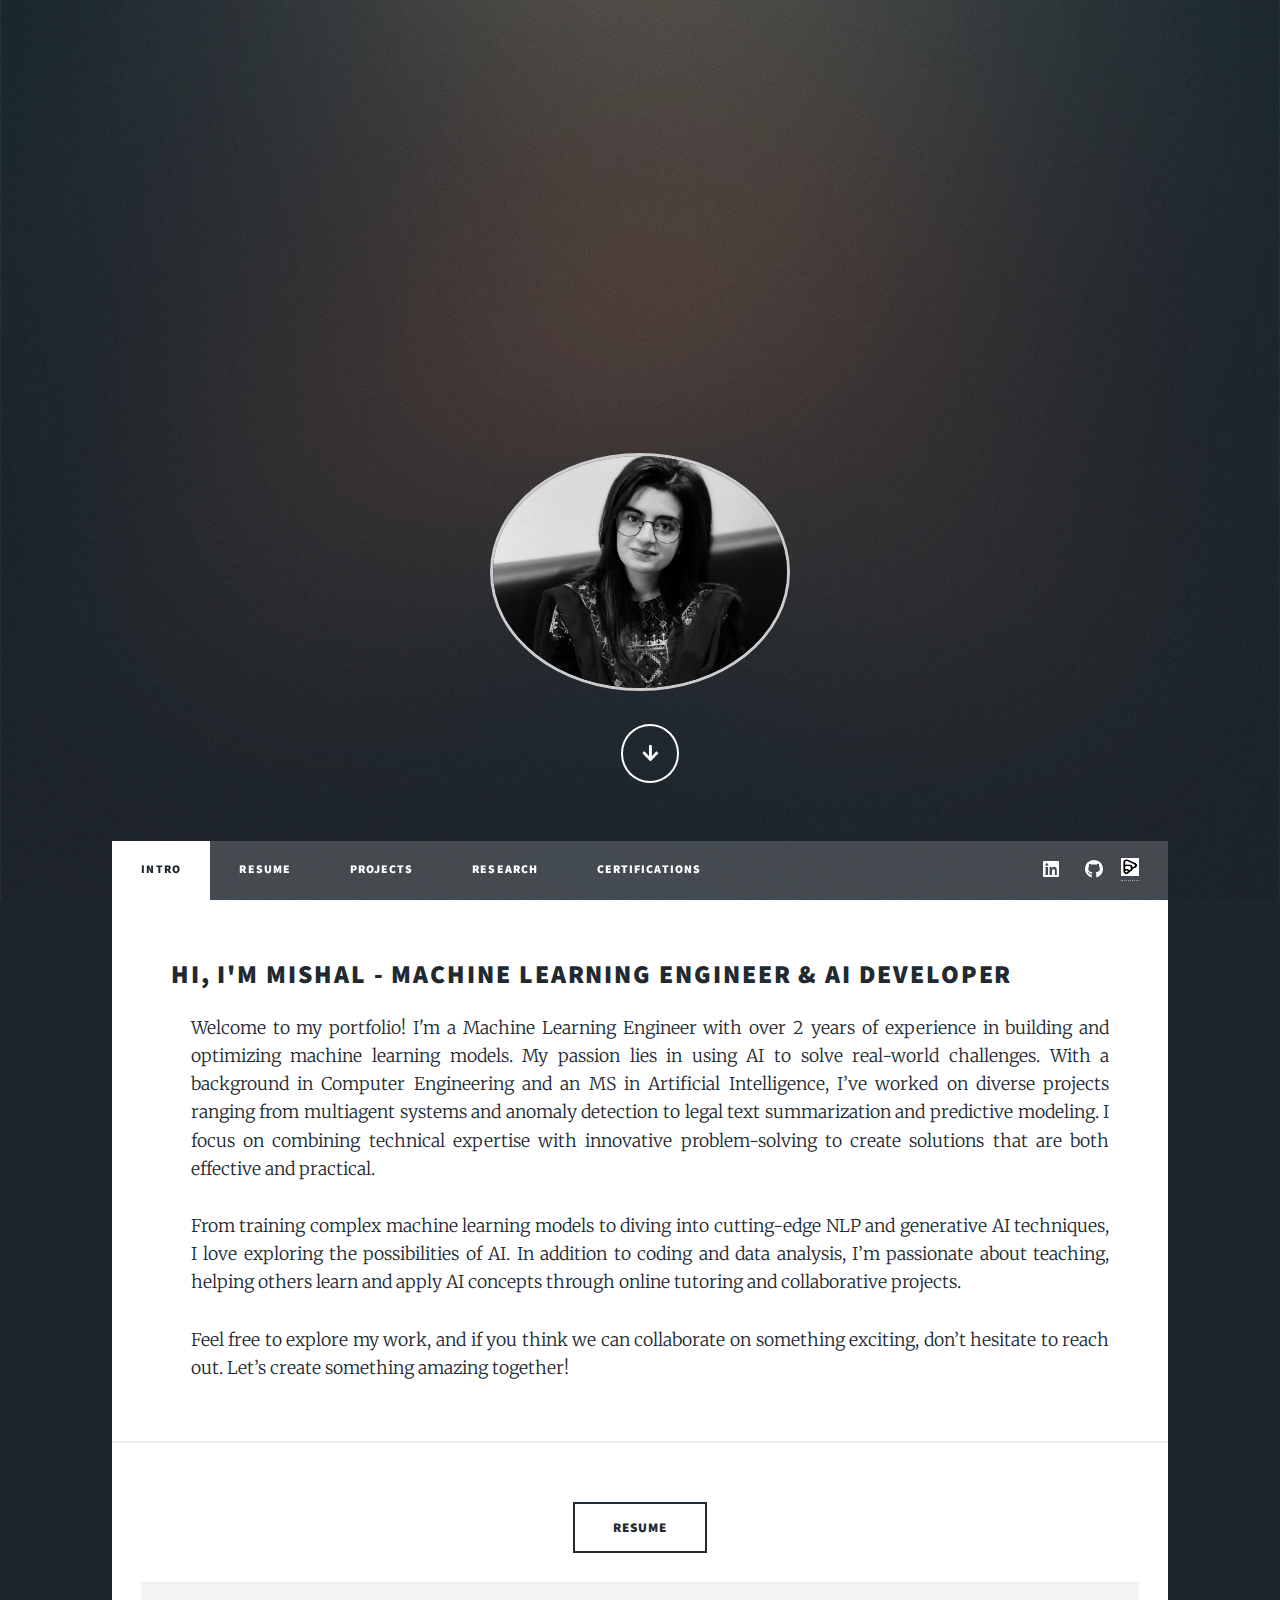
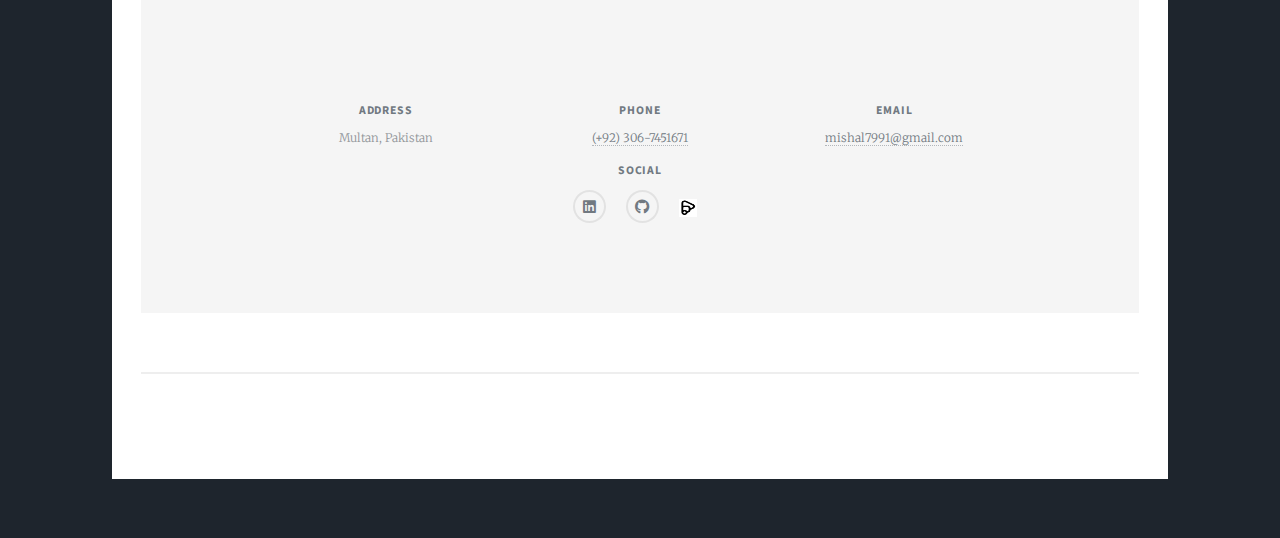
<file: index.html>
<!DOCTYPE HTML>
<!--
	Massively by HTML5 UP
	html5up.net | @ajlkn
	Free for personal and commercial use under the CCA 3.0 license (html5up.net/license)
-->
<html>
	<head>
		<title>Portfolio</title>
		<meta charset="utf-8" />
		<meta name="viewport" content="width=device-width, initial-scale=1, user-scalable=no" />
		<link rel="stylesheet" href="assets/css/main.css" />
		<link rel="stylesheet" href="assets/css/intro.css">
		<noscript><link rel="stylesheet" href="assets/css/noscript.css" /></noscript>
	</head>
	<body class="is-preload">

		<!-- Wrapper -->
			<div id="wrapper" class="fade-in">

				<!-- Intro -->
					<div id="intro" class="intro-container">
    <!-- Left: Image -->
    <div class="intro-image">
        <img src="images\Profile_Pic.jpg" alt="Mishal Ashraf">
    </div>
    
    <!-- Right: Name and Intro -->
    <div class="intro-text">
        <ul class="actions">
            <li><a href="#header" class="button icon solid solo fa-arrow-down scrolly">Continue</a></li>
        </ul>
    </div>
</div>

				<!-- Header -->
					<header id="header">
						<a href="index.html" class="logo">Portfolio</a>
					</header>

				<!-- Nav -->
					<nav id="nav">
						<ul class="links">
							<li class="active"><a href="index.html">Intro</a></li>
							<li><a href="resume.html">Resume</a></li>
							<li><a href="projects.html">Projects</a></li>
							<li><a href="research.html">Research</a></li>
							<li><a href="certifications.html">Certifications</a></li>
						</ul>
						<ul class="icons">
    <li><a href="https://www.linkedin.com/in/mishal-ashraf-439131172/" class="icon brands fa-linkedin" target="_blank"><span class="label">LinkedIn</span></a></li>
    
    <li><a href="https://github.com/MishallAshraf" class="icon brands fa-github" target="_blank"><span class="label">GitHub</span></a></li>
    <!-- Preply Icon using an Image -->
    <li>
        <a href="https://preply.com/en/tutor/2059359" class="preply-icon" target="_blank"> 
            <img src="images/Preply_icon.PNG" alt="Preply" style="width: 18px; height: 18px;">
            <span class="label"></span>
        </a>
    </li>
</ul>
					</nav>

				<!-- Main -->
					<div id="main">

						<!-- Projects -->
							<section id="certifications">
    <h2>Hi, I'm Mishal - Machine Learning Engineer & AI Developer</h2>
<div class="intro-text">
    <p>Welcome to my portfolio! I'm a Machine Learning Engineer with over 2 years of experience in building and optimizing machine learning models. My passion lies in using AI to solve real-world challenges. With a background in Computer Engineering and an MS in Artificial Intelligence, I’ve worked on diverse projects ranging from multiagent systems and anomaly detection to legal text summarization and predictive modeling. I focus on combining technical expertise with innovative problem-solving to create solutions that are both effective and practical.</p>
    
    <p>From training complex machine learning models to diving into cutting-edge NLP and generative AI techniques, I love exploring the possibilities of AI. In addition to coding and data analysis, I’m passionate about teaching, helping others learn and apply AI concepts through online tutoring and collaborative projects.</p>
    
    <p>Feel free to explore my work, and if you think we can collaborate on something exciting, don’t hesitate to reach out. Let’s create something amazing together!</p>
</div>

</section>
<ul class="actions special">
								<li><a href="resume.html" class="button large" >Resume</a></li>
							</ul>

						
				<!-- Footer -->
<footer id="footer">
    <section class="contact compact">
        <div class="info-group">
            <div class="info">
                <h3>Address</h3>
                <p>Multan, Pakistan</p>
            </div>
            <div class="info">
                <h3>Phone</h3>
                <p><a href="tel:+923067451671">(+92) 306-7451671</a></p>
            </div>
            <div class="info">
                <h3>Email</h3>
                <p><a href="mailto:mishal7991@gmail.com">mishal7991@gmail.com</a></p>
            </div>
        </div>
        <div class="info social">
            <h3>Social</h3>
            <ul class="icons alt">
                <li><a href="https://www.linkedin.com/in/mishal-ashraf-439131172/" class="icon brands fa-linkedin" target="_blank"><span class="label">LinkedIn</span></a></li>
                <li><a href="https://github.com/MishallAshraf" class="icon brands fa-github" target="_blank"><span class="label">GitHub</span></a></li>
                <li>
                    <a href="https://preply.com/en/tutor/2059359" target="_blank">
                        <img src="images/Preply_icon.PNG" alt="Preply" style="width: 18px; height: 18px;">
                        <span class="label"></span>
                    </a>
                </li>
            </ul>
        </div>
    </section>
</footer>

				<!-- Copyright -->
					<div id="copyright">
						<ul><li>&copy; Untitled</li><li>Design: <a href="https://html5up.net">HTML5 UP</a></li></ul>
					</div>

			</div>

		<!-- Scripts -->
			<script src="assets/js/jquery.min.js"></script>
			<script src="assets/js/jquery.scrollex.min.js"></script>
			<script src="assets/js/jquery.scrolly.min.js"></script>
			<script src="assets/js/browser.min.js"></script>
			<script src="assets/js/breakpoints.min.js"></script>
			<script src="assets/js/util.js"></script>
			<script src="assets/js/main.js"></script>

	</body>
</html>
</file>
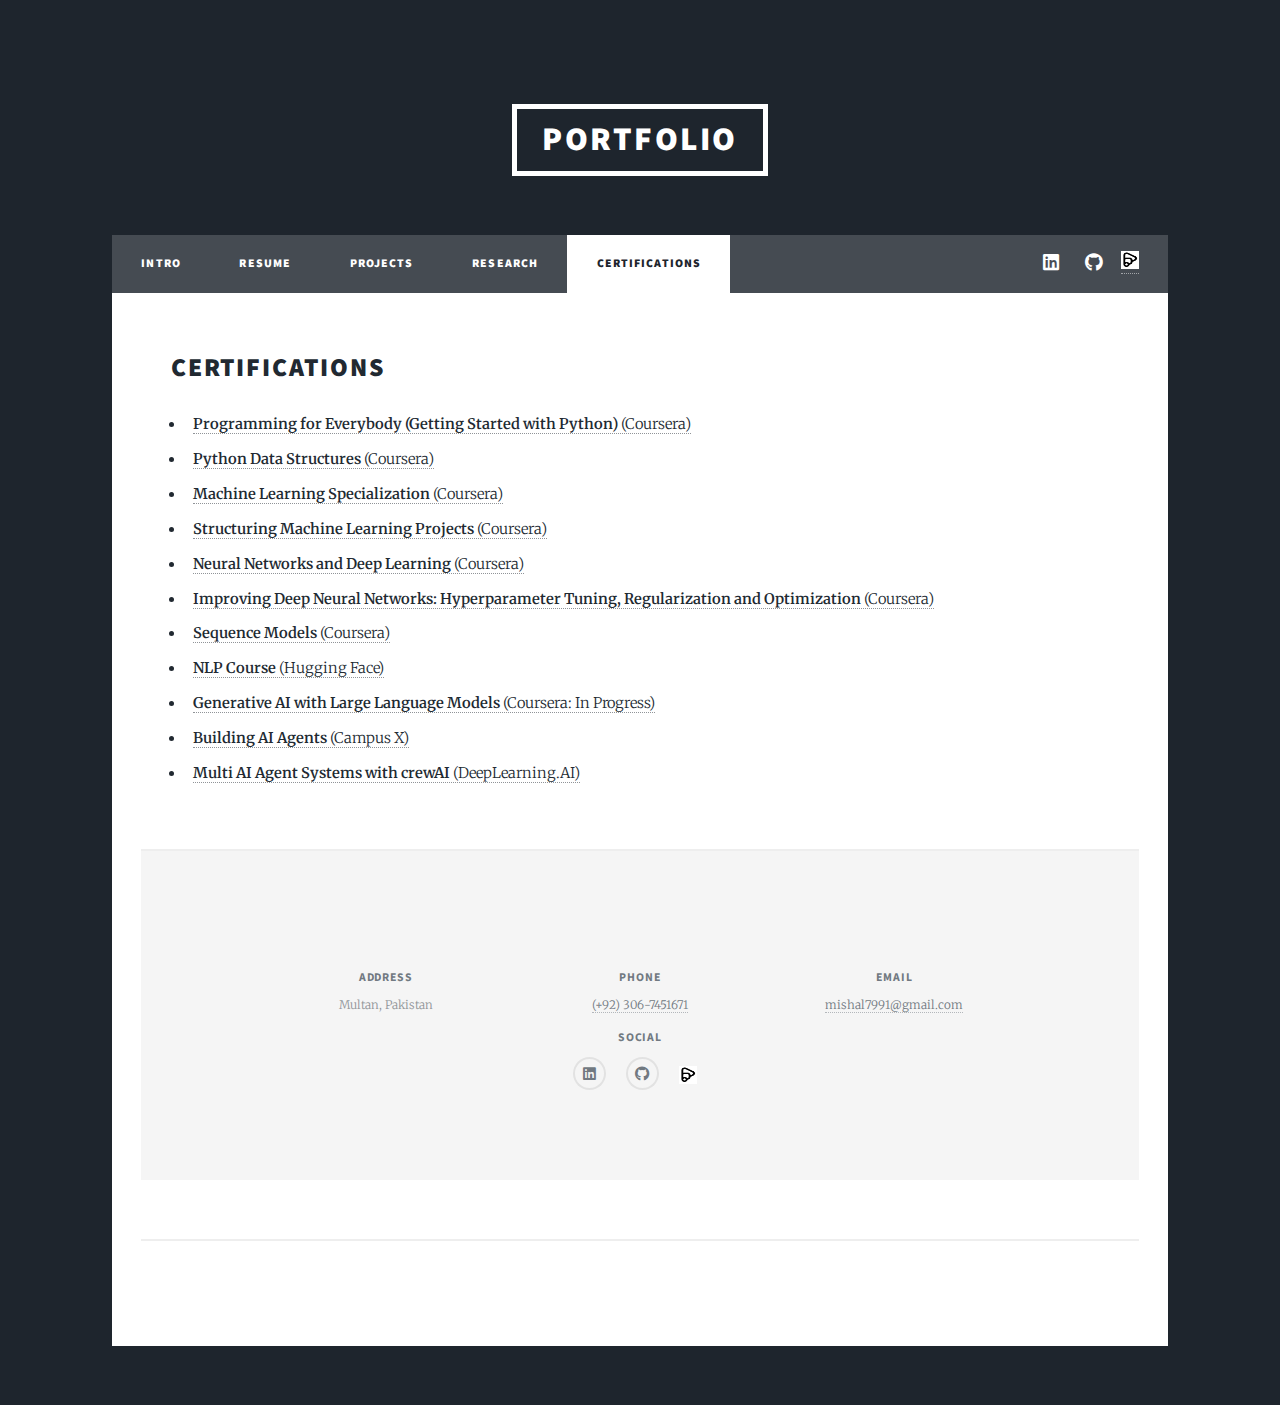
<file: certifications.html>
<!DOCTYPE HTML>
<!--
	Massively by HTML5 UP
	html5up.net | @ajlkn
	Free for personal and commercial use under the CCA 3.0 license (html5up.net/license)
-->
<html>
	<head>
		<title>Certifications</title>
		<meta charset="utf-8" />
		<meta name="viewport" content="width=device-width, initial-scale=1, user-scalable=no" />
		<link rel="stylesheet" href="assets/css/main.css" />
		<link rel="stylesheet" href="assets/css/intro.css">
		<noscript><link rel="stylesheet" href="assets/css/noscript.css" /></noscript>
	</head>
	<body class="is-preload">

				<!-- Header -->
					<header id="header">
						<a href="index.html" class="logo">Portfolio</a>
					</header>

				<!-- Nav -->
					<nav id="nav">
						<ul class="links">
							<li><a href="intro.html">Intro</a></li>
							<li><a href="resume.html">Resume</a></li>
							<li><a href="projects.html">Projects</a></li>
                            <li><a href="research.html">Research</a></li>
							<li class="active"><a href="certifications.html">Certifications</a></li>
						</ul>
						<ul class="icons">
    <li><a href="https://www.linkedin.com/in/mishal-ashraf-439131172/" class="icon brands fa-linkedin" target="_blank"><span class="label">LinkedIn</span></a></li>
    
    <li><a href="https://github.com/MishallAshraf" class="icon brands fa-github" target="_blank"><span class="label">GitHub</span></a></li>
    <!-- Preply Icon using an Image -->
    <li>
        <a href="https://preply.com/en/tutor/2059359" target="_blank">
            <img src="images/Preply_icon.PNG" alt="Preply" style="width: 18px; height: 18px;">
            <span class="label"></span>
        </a>
    </li>
</ul>
					</nav>

				<!-- Main -->
					<div id="main">

						<!-- Projects -->
							<section id="certifications">
    <h2>Certifications</h2>
    <ul class="certification-list">
    	<li>
            <a href="https://coursera.org/share/0f720d773a6b040f0e633c89831fcdfa" target="_blank">
                <strong>Programming for Everybody (Getting Started with Python)</strong> (Coursera)
            </a>
        </li>
    	<li>
            <a href="https://coursera.org/share/b8f6ca6633c729b9845244bea5fe2429" target="_blank">
                <strong>Python Data Structures</strong> (Coursera)
            </a>
        </li>
        <li>
            <a href="https://coursera.org/share/2f443480ac494a069405238a045fa4f0" target="_blank">
                <strong>Machine Learning Specialization</strong> (Coursera)
            </a>
        </li>
        <li>
            <a href="https://coursera.org/share/45a6ad9d80825e6499cd04c8d646f6a8" target="_blank">
                <strong>Structuring Machine Learning Projects</strong> (Coursera)
            </a>
        </li>
        <li>
            <a href="https://coursera.org/share/3102453a46b07561ca36bed2ddc2f411" target="_blank">
                <strong>Neural Networks and Deep Learning</strong> (Coursera)
            </a>
        </li>
        <li>
            <a href="https://coursera.org/share/2c804d4347f6a77c17039dcb672fd6d8" target="_blank">
                <strong>Improving Deep Neural Networks: Hyperparameter Tuning, Regularization and Optimization</strong> (Coursera)
            </a>
        </li>
        <li>
            <a href="https://coursera.org/share/0832714dd92554ad9c1bf01eb76a7a70" target="_blank">
                <strong>Sequence Models</strong> (Coursera)
            </a>
        </li>
        <li>
            <a href="https://huggingface.co/learn/nlp-course/chapter1/1" target="_blank">
                <strong>NLP Course</strong> (Hugging Face)
            </a>
        </li>
        <li>
            <a target="_blank">
                <strong>Generative AI with Large Language Models</strong> (Coursera: In Progress)
            </a>
        </li>
        <li>
            <a href="https://learnwith.campusx.in/courses/Building-AI-Agents-663d25be012c994c18513e70" target="_blank">
                <strong>Building AI Agents</strong> (Campus X)
            </a>
        </li>
        <li>
            <a href="https://learn.deeplearning.ai/accomplishments/7cfa479d-ebf2-490f-90f1-8d83aa6f3958?usp=sharing" target="_blank">
                <strong>Multi AI Agent Systems with crewAI</strong> (DeepLearning.AI)
            </a>
        </li>
    </ul>
</section>
				
<!-- Footer -->
<footer id="footer">
    <section class="contact compact">
        <div class="info-group">
            <div class="info">
                <h3>Address</h3>
                <p>Multan, Pakistan</p>
            </div>
            <div class="info">
                <h3>Phone</h3>
                <p><a href="tel:+923067451671">(+92) 306-7451671</a></p>
            </div>
            <div class="info">
                <h3>Email</h3>
                <p><a href="mailto:mishal7991@gmail.com">mishal7991@gmail.com</a></p>
            </div>
        </div>
        <div class="info social">
            <h3>Social</h3>
            <ul class="icons alt">
                <li><a href="https://www.linkedin.com/in/mishal-ashraf-439131172/" class="icon brands fa-linkedin" target="_blank"><span class="label">LinkedIn</span></a></li>
                <li><a href="https://github.com/MishallAshraf" class="icon brands fa-github" target="_blank"><span class="label">GitHub</span></a></li>
                <li>
                    <a href="https://preply.com/en/tutor/2059359" target="_blank">
                        <img src="images/Preply_icon.PNG" alt="Preply" style="width: 18px; height: 18px;">
                        <span class="label"></span>
                    </a>
                </li>
            </ul>
        </div>
    </section>
</footer>


				<!-- Copyright -->
					<div id="copyright">
						<ul><li>&copy; Untitled</li><li>Design: <a href="https://html5up.net">HTML5 UP</a></li></ul>
					</div>

			</div>

		<!-- Scripts -->
			<script src="assets/js/jquery.min.js"></script>
			<script src="assets/js/jquery.scrollex.min.js"></script>
			<script src="assets/js/jquery.scrolly.min.js"></script>
			<script src="assets/js/browser.min.js"></script>
			<script src="assets/js/breakpoints.min.js"></script>
			<script src="assets/js/util.js"></script>
			<script src="assets/js/main.js"></script>

	</body>
</html>
</file>
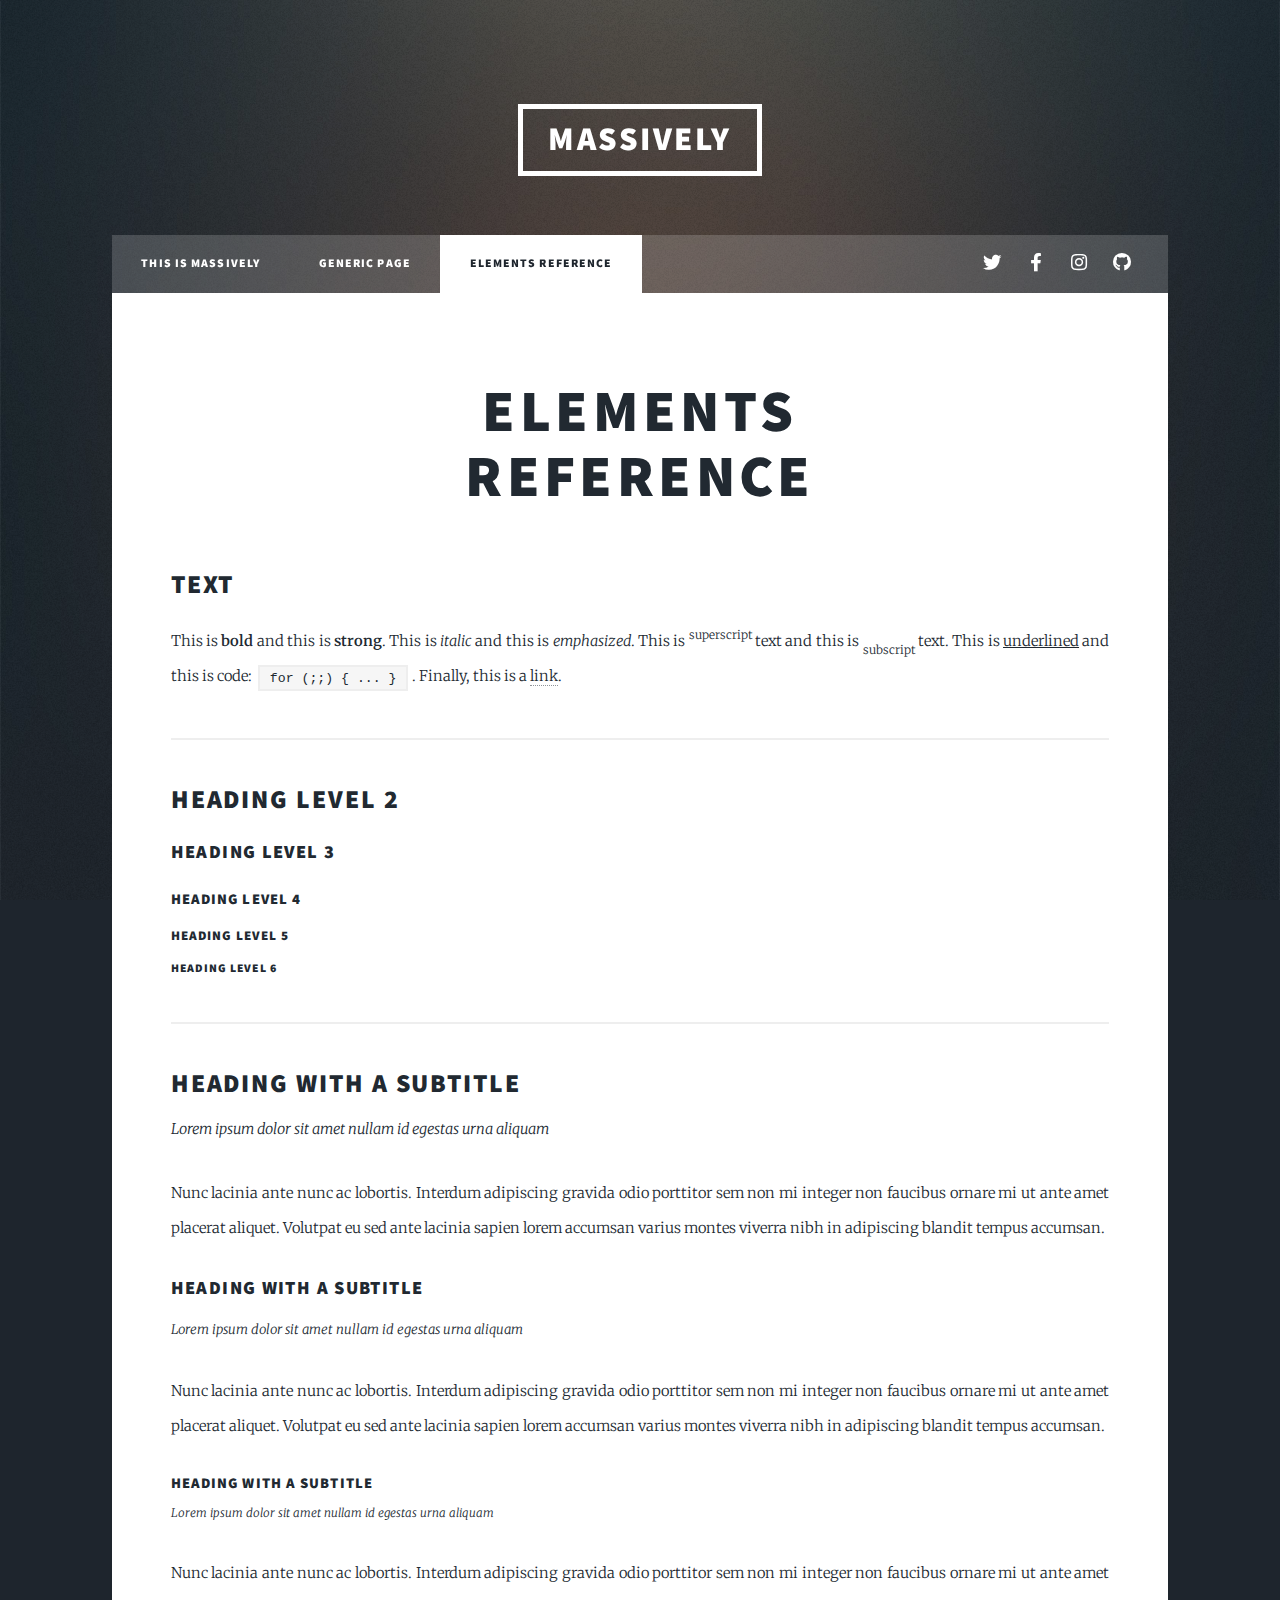
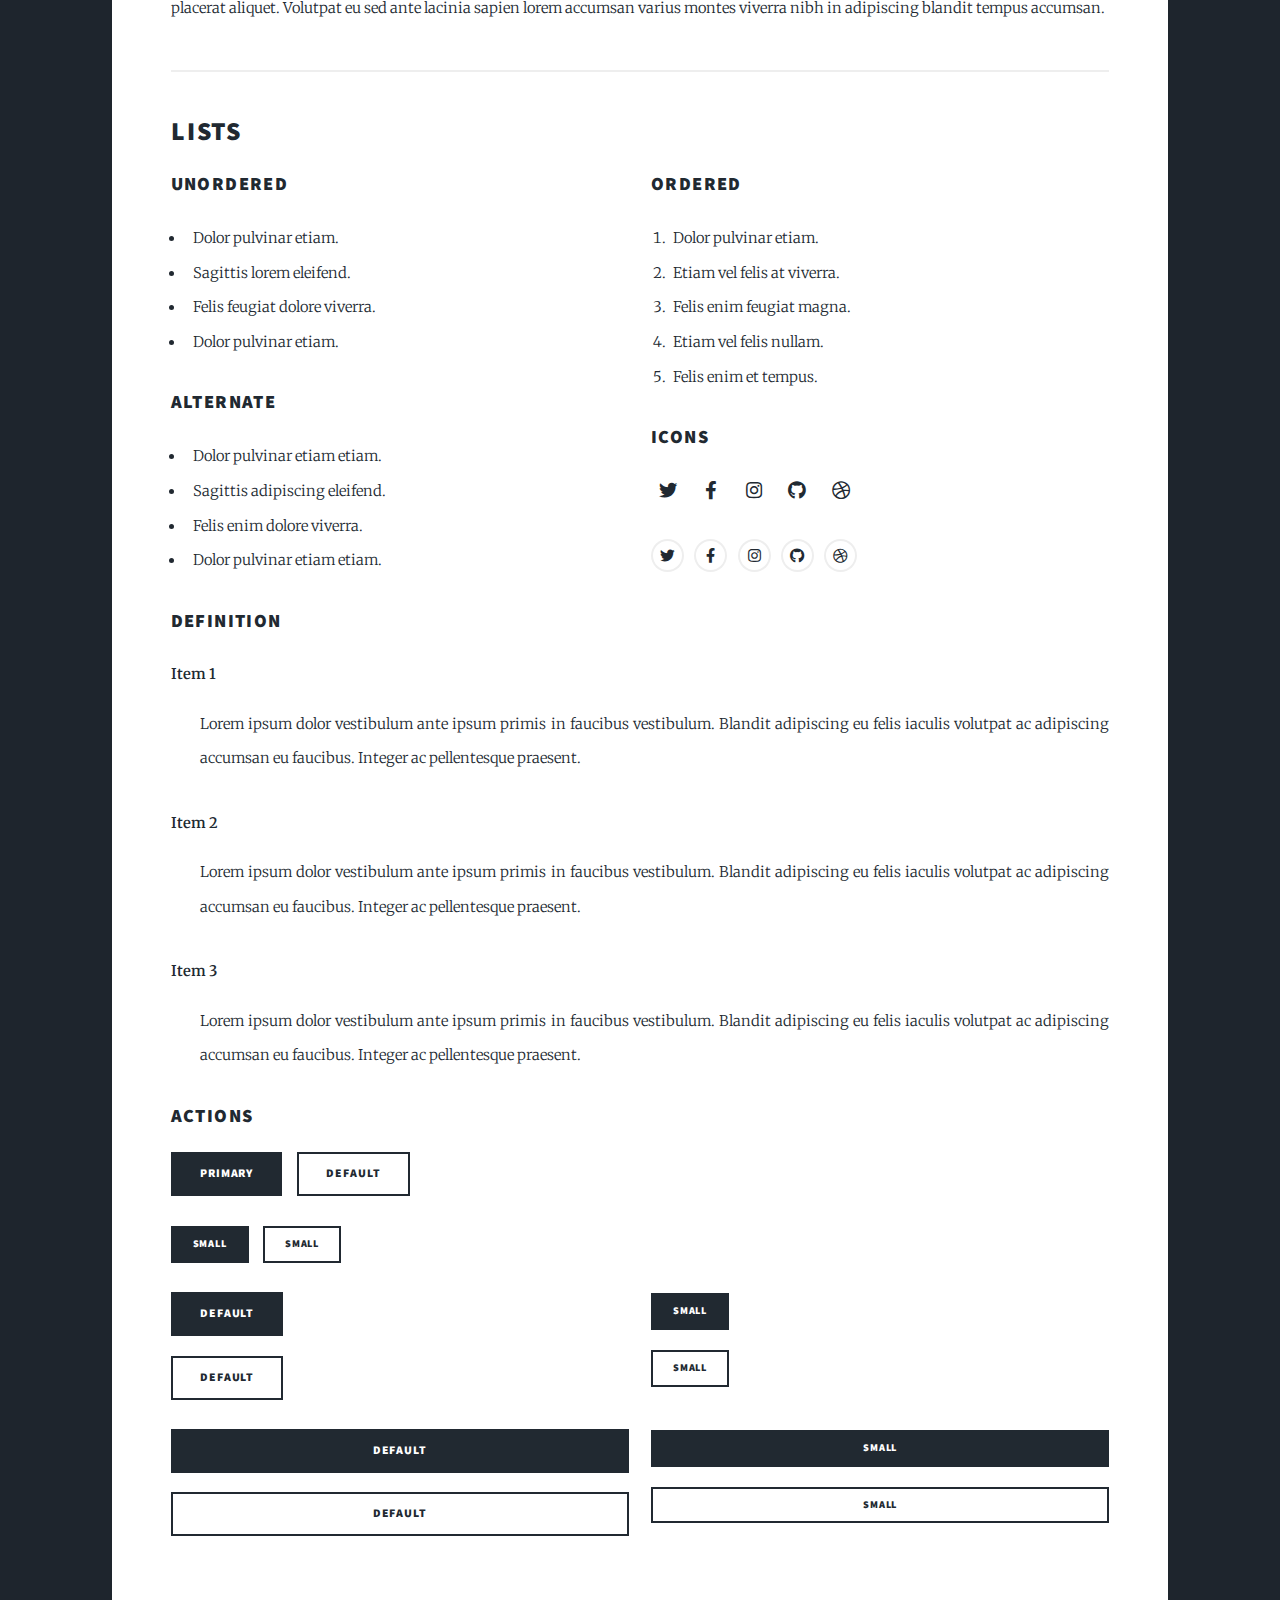
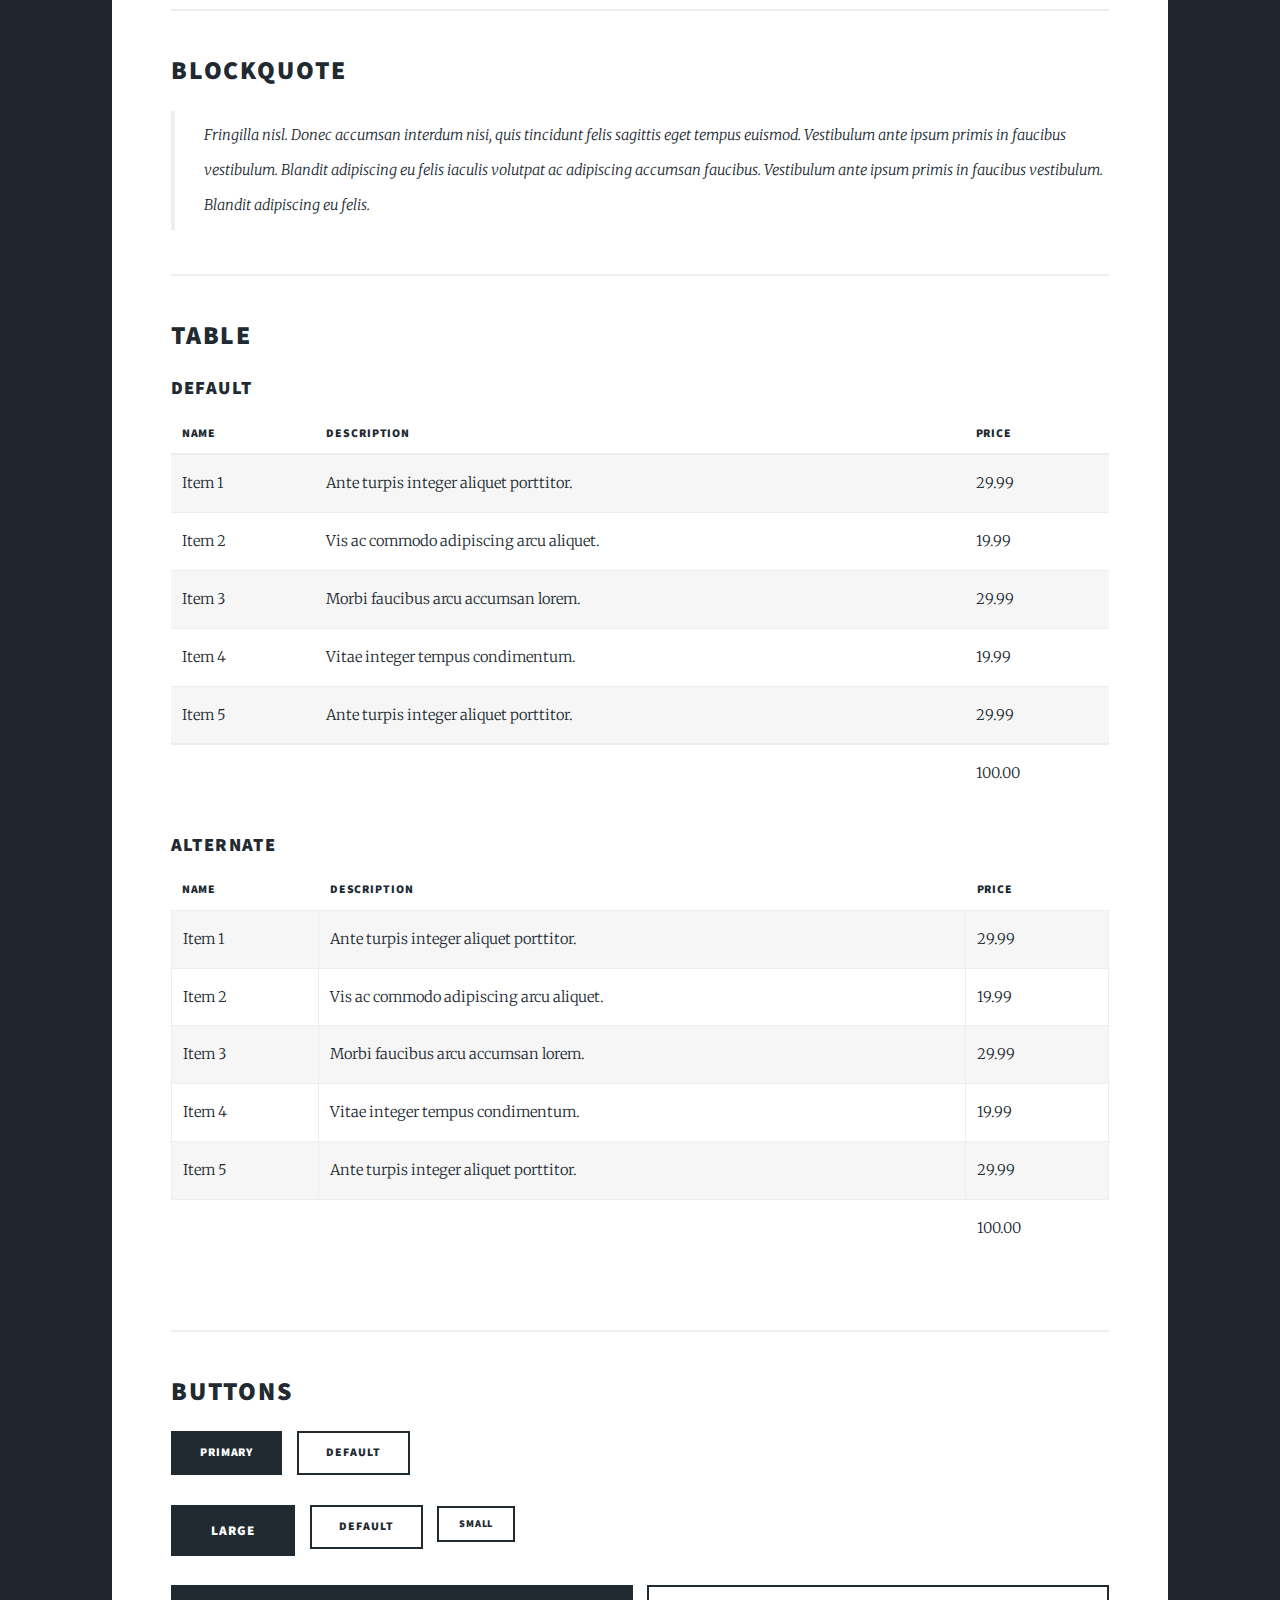
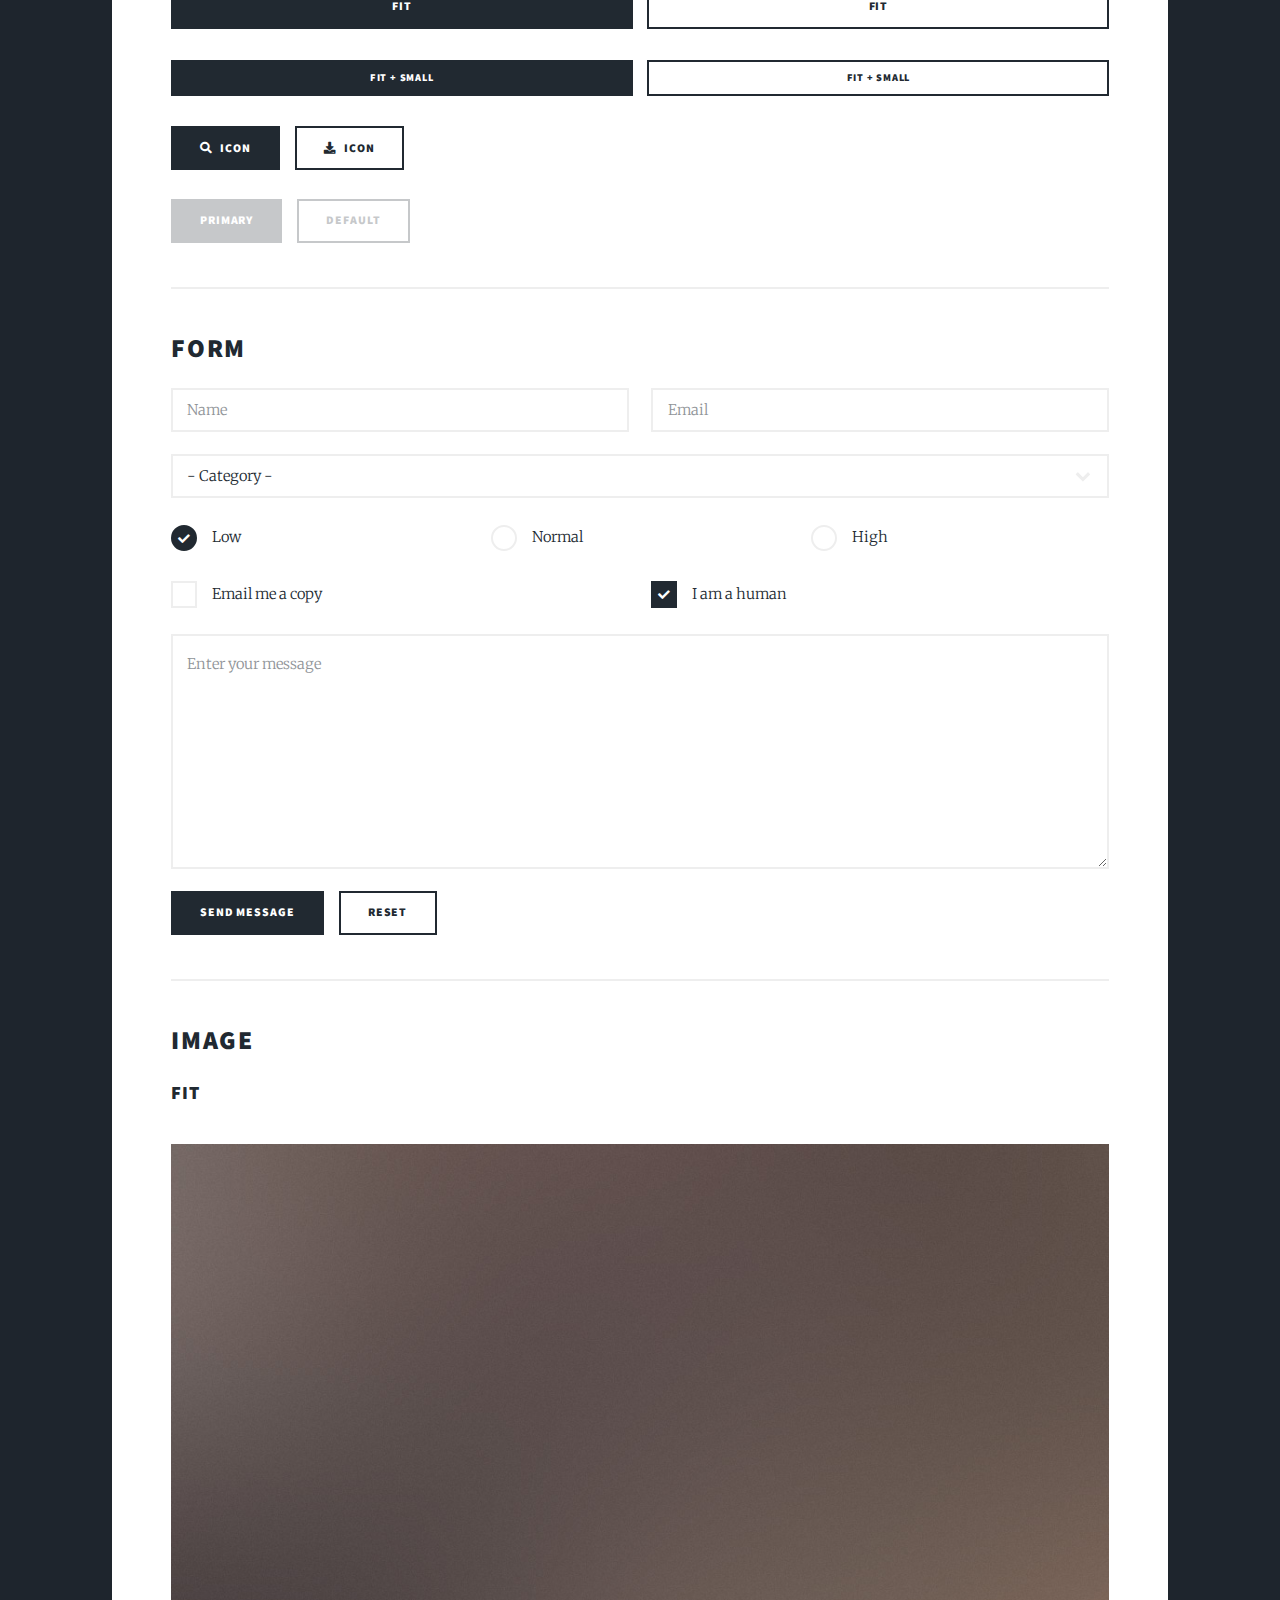
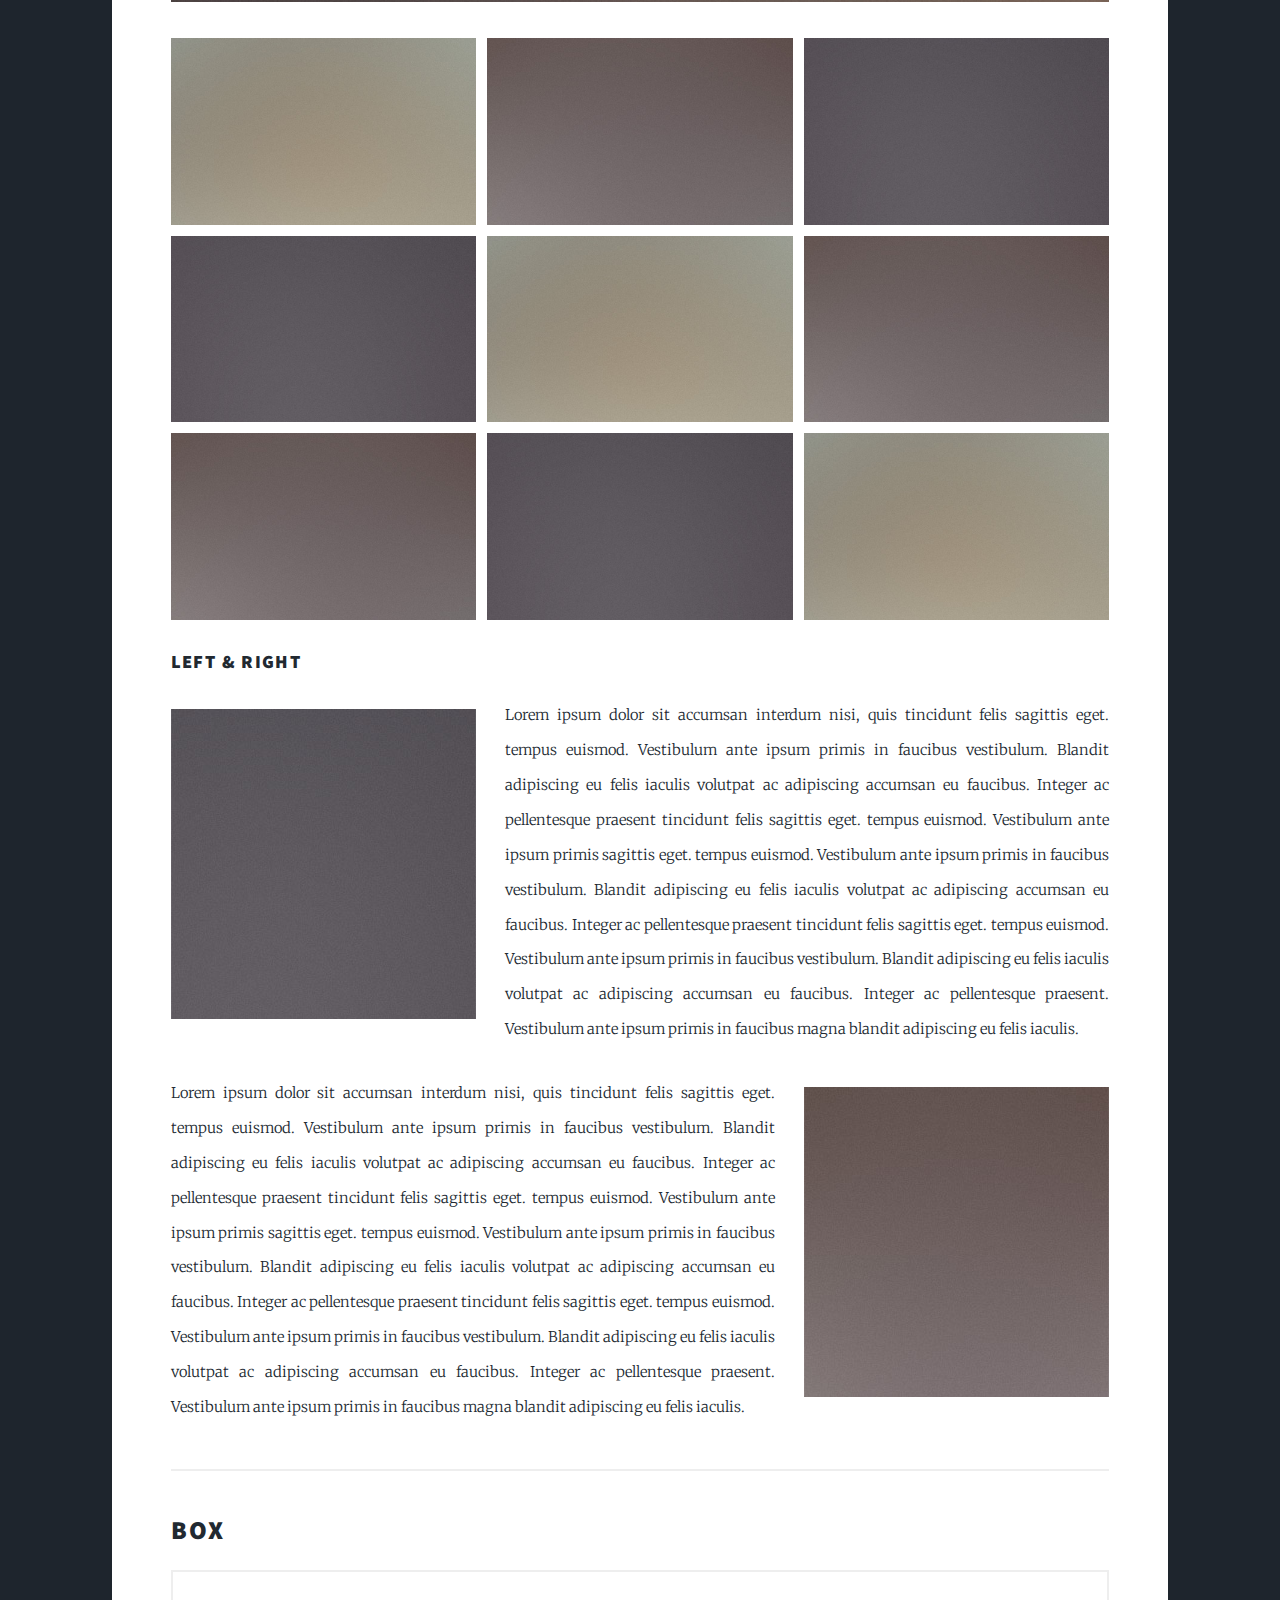
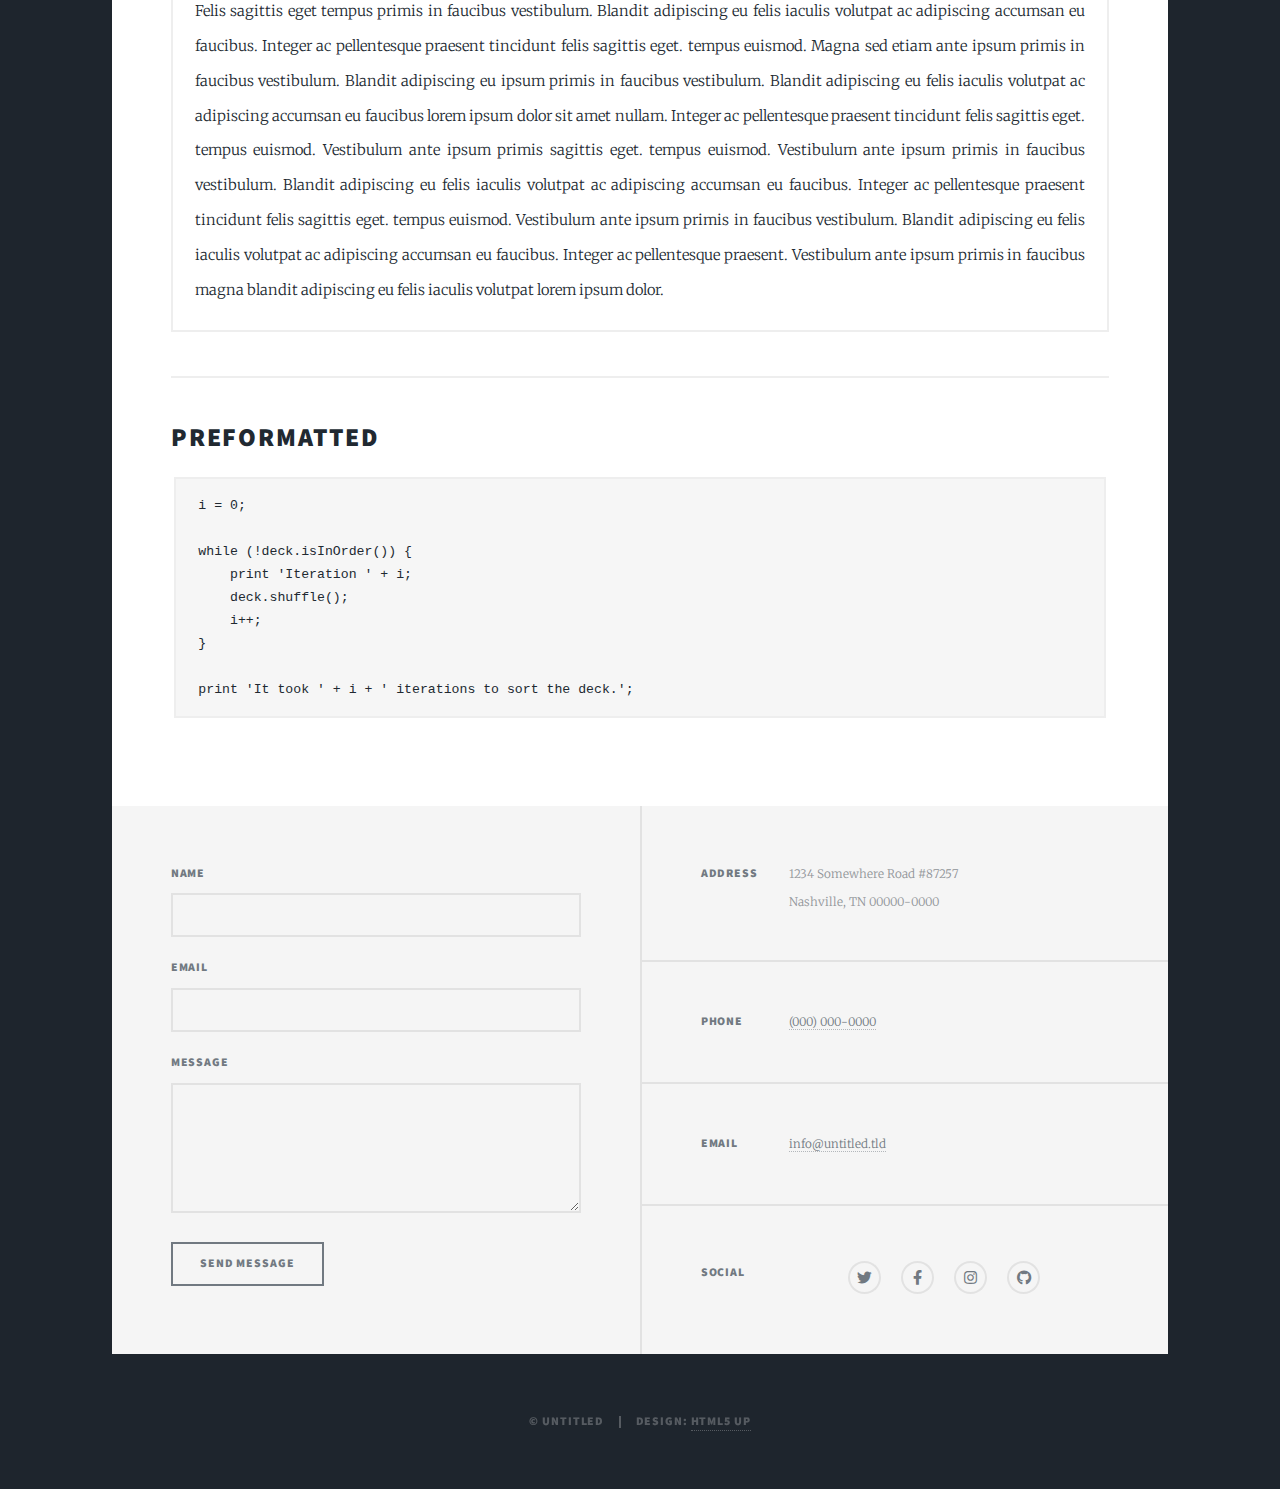
<file: elements.html>
<!DOCTYPE HTML>
<!--
	Massively by HTML5 UP
	html5up.net | @ajlkn
	Free for personal and commercial use under the CCA 3.0 license (html5up.net/license)
-->
<html>
	<head>
		<title>Elements Reference - Massively by HTML5 UP</title>
		<meta charset="utf-8" />
		<meta name="viewport" content="width=device-width, initial-scale=1, user-scalable=no" />
		<link rel="stylesheet" href="assets/css/main.css" />
		<noscript><link rel="stylesheet" href="assets/css/noscript.css" /></noscript>
	</head>
	<body class="is-preload">

		<!-- Wrapper -->
			<div id="wrapper">

				<!-- Header -->
					<header id="header">
						<a href="index.html" class="logo">Massively</a>
					</header>

				<!-- Nav -->
					<nav id="nav">
						<ul class="links">
							<li><a href="index.html">This is Massively</a></li>
							<li><a href="generic.html">Generic Page</a></li>
							<li class="active"><a href="elements.html">Elements Reference</a></li>
						</ul>
						<ul class="icons">
							<li><a href="#" class="icon brands fa-twitter"><span class="label">Twitter</span></a></li>
							<li><a href="#" class="icon brands fa-facebook-f"><span class="label">Facebook</span></a></li>
							<li><a href="#" class="icon brands fa-instagram"><span class="label">Instagram</span></a></li>
							<li><a href="#" class="icon brands fa-github"><span class="label">GitHub</span></a></li>
						</ul>
					</nav>

				<!-- Main -->
					<div id="main">

						<!-- Post -->
							<section class="post">
								<header class="major">
									<h1>Elements<br />
									Reference</h1>
								</header>

								<!-- Text stuff -->
									<h2>Text</h2>
									<p>This is <b>bold</b> and this is <strong>strong</strong>. This is <i>italic</i> and this is <em>emphasized</em>.
									This is <sup>superscript</sup> text and this is <sub>subscript</sub> text.
									This is <u>underlined</u> and this is code: <code>for (;;) { ... }</code>.
									Finally, this is a <a href="#">link</a>.</p>
									<hr />
									<h2>Heading Level 2</h2>
									<h3>Heading Level 3</h3>
									<h4>Heading Level 4</h4>
									<h5>Heading Level 5</h5>
									<h6>Heading Level 6</h6>
									<hr />
									<header>
										<h2>Heading with a Subtitle</h2>
										<p>Lorem ipsum dolor sit amet nullam id egestas urna aliquam</p>
									</header>
									<p>Nunc lacinia ante nunc ac lobortis. Interdum adipiscing gravida odio porttitor sem non mi integer non faucibus ornare mi ut ante amet placerat aliquet. Volutpat eu sed ante lacinia sapien lorem accumsan varius montes viverra nibh in adipiscing blandit tempus accumsan.</p>
									<header>
										<h3>Heading with a Subtitle</h3>
										<p>Lorem ipsum dolor sit amet nullam id egestas urna aliquam</p>
									</header>
									<p>Nunc lacinia ante nunc ac lobortis. Interdum adipiscing gravida odio porttitor sem non mi integer non faucibus ornare mi ut ante amet placerat aliquet. Volutpat eu sed ante lacinia sapien lorem accumsan varius montes viverra nibh in adipiscing blandit tempus accumsan.</p>
									<header>
										<h4>Heading with a Subtitle</h4>
										<p>Lorem ipsum dolor sit amet nullam id egestas urna aliquam</p>
									</header>
									<p>Nunc lacinia ante nunc ac lobortis. Interdum adipiscing gravida odio porttitor sem non mi integer non faucibus ornare mi ut ante amet placerat aliquet. Volutpat eu sed ante lacinia sapien lorem accumsan varius montes viverra nibh in adipiscing blandit tempus accumsan.</p>

									<hr />

								<!-- Lists -->
									<h2>Lists</h2>
									<div class="row">
										<div class="col-6 col-12-small">

											<h3>Unordered</h3>
											<ul>
												<li>Dolor pulvinar etiam.</li>
												<li>Sagittis lorem eleifend.</li>
												<li>Felis feugiat dolore viverra.</li>
												<li>Dolor pulvinar etiam.</li>
											</ul>

											<h3>Alternate</h3>
											<ul class="alt">
												<li>Dolor pulvinar etiam etiam.</li>
												<li>Sagittis adipiscing eleifend.</li>
												<li>Felis enim dolore viverra.</li>
												<li>Dolor pulvinar etiam etiam.</li>
											</ul>

										</div>
										<div class="col-6 col-12-small">

											<h3>Ordered</h3>
											<ol>
												<li>Dolor pulvinar etiam.</li>
												<li>Etiam vel felis at viverra.</li>
												<li>Felis enim feugiat magna.</li>
												<li>Etiam vel felis nullam.</li>
												<li>Felis enim et tempus.</li>
											</ol>

											<h3>Icons</h3>
											<ul class="icons">
												<li><a href="#" class="icon brands fa-twitter"><span class="label">Twitter</span></a></li>
												<li><a href="#" class="icon brands fa-facebook-f"><span class="label">Facebook</span></a></li>
												<li><a href="#" class="icon brands fa-instagram"><span class="label">Instagram</span></a></li>
												<li><a href="#" class="icon brands fa-github"><span class="label">Github</span></a></li>
												<li><a href="#" class="icon brands fa-dribbble"><span class="label">Dribbble</span></a></li>
											</ul>
											<ul class="icons alt">
												<li><a href="#" class="icon brands alt fa-twitter"><span class="label">Twitter</span></a></li>
												<li><a href="#" class="icon brands alt fa-facebook-f"><span class="label">Facebook</span></a></li>
												<li><a href="#" class="icon brands alt fa-instagram"><span class="label">Instagram</span></a></li>
												<li><a href="#" class="icon brands alt fa-github"><span class="label">Github</span></a></li>
												<li><a href="#" class="icon brands alt fa-dribbble"><span class="label">Dribbble</span></a></li>
											</ul>

										</div>
									</div>
									<h3>Definition</h3>
									<dl>
										<dt>Item 1</dt>
										<dd>
											<p>Lorem ipsum dolor vestibulum ante ipsum primis in faucibus vestibulum. Blandit adipiscing eu felis iaculis volutpat ac adipiscing accumsan eu faucibus. Integer ac pellentesque praesent.</p>
										</dd>
										<dt>Item 2</dt>
										<dd>
											<p>Lorem ipsum dolor vestibulum ante ipsum primis in faucibus vestibulum. Blandit adipiscing eu felis iaculis volutpat ac adipiscing accumsan eu faucibus. Integer ac pellentesque praesent.</p>
										</dd>
										<dt>Item 3</dt>
										<dd>
											<p>Lorem ipsum dolor vestibulum ante ipsum primis in faucibus vestibulum. Blandit adipiscing eu felis iaculis volutpat ac adipiscing accumsan eu faucibus. Integer ac pellentesque praesent.</p>
										</dd>
									</dl>

									<h3>Actions</h3>
									<ul class="actions">
										<li><a href="#" class="button primary">Primary</a></li>
										<li><a href="#" class="button">Default</a></li>
									</ul>
									<ul class="actions small">
										<li><a href="#" class="button primary small">Small</a></li>
										<li><a href="#" class="button small">Small</a></li>
									</ul>
									<div class="row">
										<div class="col-6 col-12-small">
											<ul class="actions stacked">
												<li><a href="#" class="button primary">Default</a></li>
												<li><a href="#" class="button">Default</a></li>
											</ul>
										</div>
										<div class="col-6 col-12-small">
											<ul class="actions stacked">
												<li><a href="#" class="button primary small">Small</a></li>
												<li><a href="#" class="button small">Small</a></li>
											</ul>
										</div>
									</div>
									<div class="row">
										<div class="col-6 col-12-small">
											<ul class="actions stacked">
												<li><a href="#" class="button primary fit">Default</a></li>
												<li><a href="#" class="button fit">Default</a></li>
											</ul>
										</div>
										<div class="col-6 col-12-small">
											<ul class="actions stacked">
												<li><a href="#" class="button primary small fit">Small</a></li>
												<li><a href="#" class="button small fit">Small</a></li>
											</ul>
										</div>
									</div>

									<hr />

								<!-- Blockquote -->
									<h2>Blockquote</h2>
									<blockquote>Fringilla nisl. Donec accumsan interdum nisi, quis tincidunt felis sagittis eget tempus euismod. Vestibulum ante ipsum primis in faucibus vestibulum. Blandit adipiscing eu felis iaculis volutpat ac adipiscing accumsan faucibus. Vestibulum ante ipsum primis in faucibus vestibulum. Blandit adipiscing eu felis.</blockquote>

									<hr />

								<!-- Table -->
									<h2>Table</h2>

									<h3>Default</h3>
									<div class="table-wrapper">
										<table>
											<thead>
												<tr>
													<th>Name</th>
													<th>Description</th>
													<th>Price</th>
												</tr>
											</thead>
											<tbody>
												<tr>
													<td>Item 1</td>
													<td>Ante turpis integer aliquet porttitor.</td>
													<td>29.99</td>
												</tr>
												<tr>
													<td>Item 2</td>
													<td>Vis ac commodo adipiscing arcu aliquet.</td>
													<td>19.99</td>
												</tr>
												<tr>
													<td>Item 3</td>
													<td> Morbi faucibus arcu accumsan lorem.</td>
													<td>29.99</td>
												</tr>
												<tr>
													<td>Item 4</td>
													<td>Vitae integer tempus condimentum.</td>
													<td>19.99</td>
												</tr>
												<tr>
													<td>Item 5</td>
													<td>Ante turpis integer aliquet porttitor.</td>
													<td>29.99</td>
												</tr>
											</tbody>
											<tfoot>
												<tr>
													<td colspan="2"></td>
													<td>100.00</td>
												</tr>
											</tfoot>
										</table>
									</div>

									<h3>Alternate</h3>
									<div class="table-wrapper">
										<table class="alt">
											<thead>
												<tr>
													<th>Name</th>
													<th>Description</th>
													<th>Price</th>
												</tr>
											</thead>
											<tbody>
												<tr>
													<td>Item 1</td>
													<td>Ante turpis integer aliquet porttitor.</td>
													<td>29.99</td>
												</tr>
												<tr>
													<td>Item 2</td>
													<td>Vis ac commodo adipiscing arcu aliquet.</td>
													<td>19.99</td>
												</tr>
												<tr>
													<td>Item 3</td>
													<td> Morbi faucibus arcu accumsan lorem.</td>
													<td>29.99</td>
												</tr>
												<tr>
													<td>Item 4</td>
													<td>Vitae integer tempus condimentum.</td>
													<td>19.99</td>
												</tr>
												<tr>
													<td>Item 5</td>
													<td>Ante turpis integer aliquet porttitor.</td>
													<td>29.99</td>
												</tr>
											</tbody>
											<tfoot>
												<tr>
													<td colspan="2"></td>
													<td>100.00</td>
												</tr>
											</tfoot>
										</table>
									</div>

									<hr />

								<!-- Buttons -->
									<h2>Buttons</h2>
									<ul class="actions">
										<li><a href="#" class="button primary">Primary</a></li>
										<li><a href="#" class="button">Default</a></li>
									</ul>
									<ul class="actions">
										<li><a href="#" class="button primary large">Large</a></li>
										<li><a href="#" class="button">Default</a></li>
										<li><a href="#" class="button small">Small</a></li>
									</ul>
									<ul class="actions fit">
										<li><a href="#" class="button primary fit">Fit</a></li>
										<li><a href="#" class="button fit">Fit</a></li>
									</ul>
									<ul class="actions fit small">
										<li><a href="#" class="button primary fit small">Fit + Small</a></li>
										<li><a href="#" class="button fit small">Fit + Small</a></li>
									</ul>
									<ul class="actions">
										<li><a href="#" class="button primary icon solid fa-search">Icon</a></li>
										<li><a href="#" class="button icon solid fa-download">Icon</a></li>
									</ul>
									<ul class="actions">
										<li><span class="button primary disabled">Primary</span></li>
										<li><span class="button disabled">Default</span></li>
									</ul>

									<hr />

								<!-- Form -->
									<h2>Form</h2>

									<form method="post" action="#">
										<div class="row gtr-uniform">
											<div class="col-6 col-12-xsmall">
												<input type="text" name="demo-name" id="demo-name" value="" placeholder="Name" />
											</div>
											<div class="col-6 col-12-xsmall">
												<input type="email" name="demo-email" id="demo-email" value="" placeholder="Email" />
											</div>
											<!-- Break -->
											<div class="col-12">
												<select name="demo-category" id="demo-category">
													<option value="">- Category -</option>
													<option value="1">Manufacturing</option>
													<option value="1">Shipping</option>
													<option value="1">Administration</option>
													<option value="1">Human Resources</option>
												</select>
											</div>
											<!-- Break -->
											<div class="col-4 col-12-small">
												<input type="radio" id="demo-priority-low" name="demo-priority" checked>
												<label for="demo-priority-low">Low</label>
											</div>
											<div class="col-4 col-12-small">
												<input type="radio" id="demo-priority-normal" name="demo-priority">
												<label for="demo-priority-normal">Normal</label>
											</div>
											<div class="col-4 col-12-small">
												<input type="radio" id="demo-priority-high" name="demo-priority">
												<label for="demo-priority-high">High</label>
											</div>
											<!-- Break -->
											<div class="col-6 col-12-small">
												<input type="checkbox" id="demo-copy" name="demo-copy">
												<label for="demo-copy">Email me a copy</label>
											</div>
											<div class="col-6 col-12-small">
												<input type="checkbox" id="demo-human" name="demo-human" checked>
												<label for="demo-human">I am a human</label>
											</div>
											<!-- Break -->
											<div class="col-12">
												<textarea name="demo-message" id="demo-message" placeholder="Enter your message" rows="6"></textarea>
											</div>
											<!-- Break -->
											<div class="col-12">
												<ul class="actions">
													<li><input type="submit" value="Send Message" class="primary" /></li>
													<li><input type="reset" value="Reset" /></li>
												</ul>
											</div>
										</div>
									</form>

									<hr />

								<!-- Image -->
									<h2>Image</h2>

									<h3>Fit</h3>
									<span class="image fit"><img src="images/pic01.jpg" alt="" /></span>
									<div class="box alt">
										<div class="row gtr-50 gtr-uniform">
											<div class="col-4"><span class="image fit"><img src="images/pic02.jpg" alt="" /></span></div>
											<div class="col-4"><span class="image fit"><img src="images/pic03.jpg" alt="" /></span></div>
											<div class="col-4"><span class="image fit"><img src="images/pic04.jpg" alt="" /></span></div>
											<!-- Break -->
											<div class="col-4"><span class="image fit"><img src="images/pic04.jpg" alt="" /></span></div>
											<div class="col-4"><span class="image fit"><img src="images/pic02.jpg" alt="" /></span></div>
											<div class="col-4"><span class="image fit"><img src="images/pic03.jpg" alt="" /></span></div>
											<!-- Break -->
											<div class="col-4"><span class="image fit"><img src="images/pic03.jpg" alt="" /></span></div>
											<div class="col-4"><span class="image fit"><img src="images/pic04.jpg" alt="" /></span></div>
											<div class="col-4"><span class="image fit"><img src="images/pic02.jpg" alt="" /></span></div>
										</div>
									</div>

									<h3>Left &amp; Right</h3>
									<p><span class="image left"><img src="images/pic08.jpg" alt="" /></span>Lorem ipsum dolor sit accumsan interdum nisi, quis tincidunt felis sagittis eget. tempus euismod. Vestibulum ante ipsum primis in faucibus vestibulum. Blandit adipiscing eu felis iaculis volutpat ac adipiscing accumsan eu faucibus. Integer ac pellentesque praesent tincidunt felis sagittis eget. tempus euismod. Vestibulum ante ipsum primis sagittis eget. tempus euismod. Vestibulum ante ipsum primis in faucibus vestibulum. Blandit adipiscing eu felis iaculis volutpat ac adipiscing accumsan eu faucibus. Integer ac pellentesque praesent tincidunt felis sagittis eget. tempus euismod. Vestibulum ante ipsum primis in faucibus vestibulum. Blandit adipiscing eu felis iaculis volutpat ac adipiscing accumsan eu faucibus. Integer ac pellentesque praesent. Vestibulum ante ipsum primis in faucibus magna blandit adipiscing eu felis iaculis.</p>
									<p><span class="image right"><img src="images/pic09.jpg" alt="" /></span>Lorem ipsum dolor sit accumsan interdum nisi, quis tincidunt felis sagittis eget. tempus euismod. Vestibulum ante ipsum primis in faucibus vestibulum. Blandit adipiscing eu felis iaculis volutpat ac adipiscing accumsan eu faucibus. Integer ac pellentesque praesent tincidunt felis sagittis eget. tempus euismod. Vestibulum ante ipsum primis sagittis eget. tempus euismod. Vestibulum ante ipsum primis in faucibus vestibulum. Blandit adipiscing eu felis iaculis volutpat ac adipiscing accumsan eu faucibus. Integer ac pellentesque praesent tincidunt felis sagittis eget. tempus euismod. Vestibulum ante ipsum primis in faucibus vestibulum. Blandit adipiscing eu felis iaculis volutpat ac adipiscing accumsan eu faucibus. Integer ac pellentesque praesent. Vestibulum ante ipsum primis in faucibus magna blandit adipiscing eu felis iaculis.</p>

									<hr />

								<!-- Box -->
									<h2>Box</h2>
									<div class="box">
										<p>Felis sagittis eget tempus primis in faucibus vestibulum. Blandit adipiscing eu felis iaculis volutpat ac adipiscing accumsan eu faucibus. Integer ac pellentesque praesent tincidunt felis sagittis eget. tempus euismod. Magna sed etiam ante ipsum primis in faucibus vestibulum. Blandit adipiscing eu ipsum primis in faucibus vestibulum. Blandit adipiscing eu felis iaculis volutpat ac adipiscing accumsan eu faucibus lorem ipsum dolor sit amet nullam. Integer ac pellentesque praesent tincidunt felis sagittis eget. tempus euismod. Vestibulum ante ipsum primis sagittis eget. tempus euismod. Vestibulum ante ipsum primis in faucibus vestibulum. Blandit adipiscing eu felis iaculis volutpat ac adipiscing accumsan eu faucibus. Integer ac pellentesque praesent tincidunt felis sagittis eget. tempus euismod. Vestibulum ante ipsum primis in faucibus vestibulum. Blandit adipiscing eu felis iaculis volutpat ac adipiscing accumsan eu faucibus. Integer ac pellentesque praesent. Vestibulum ante ipsum primis in faucibus magna blandit adipiscing eu felis iaculis volutpat lorem ipsum dolor.</p>
									</div>

									<hr />

								<!-- Preformatted Code -->
									<h2>Preformatted</h2>
									<pre><code>i = 0;

while (!deck.isInOrder()) {
    print 'Iteration ' + i;
    deck.shuffle();
    i++;
}

print 'It took ' + i + ' iterations to sort the deck.';
</code></pre>

							</section>

					</div>

				<!-- Footer -->
					<footer id="footer">
						<section>
							<form method="post" action="#">
								<div class="fields">
									<div class="field">
										<label for="name">Name</label>
										<input type="text" name="name" id="name" />
									</div>
									<div class="field">
										<label for="email">Email</label>
										<input type="text" name="email" id="email" />
									</div>
									<div class="field">
										<label for="message">Message</label>
										<textarea name="message" id="message" rows="3"></textarea>
									</div>
								</div>
								<ul class="actions">
									<li><input type="submit" value="Send Message" /></li>
								</ul>
							</form>
						</section>
						<section class="split contact">
							<section class="alt">
								<h3>Address</h3>
								<p>1234 Somewhere Road #87257<br />
								Nashville, TN 00000-0000</p>
							</section>
							<section>
								<h3>Phone</h3>
								<p><a href="#">(000) 000-0000</a></p>
							</section>
							<section>
								<h3>Email</h3>
								<p><a href="#">info@untitled.tld</a></p>
							</section>
							<section>
								<h3>Social</h3>
								<ul class="icons alt">
									<li><a href="#" class="icon brands alt fa-twitter"><span class="label">Twitter</span></a></li>
									<li><a href="#" class="icon brands alt fa-facebook-f"><span class="label">Facebook</span></a></li>
									<li><a href="#" class="icon brands alt fa-instagram"><span class="label">Instagram</span></a></li>
									<li><a href="#" class="icon brands alt fa-github"><span class="label">GitHub</span></a></li>
								</ul>
							</section>
						</section>
					</footer>

				<!-- Copyright -->
					<div id="copyright">
						<ul><li>&copy; Untitled</li><li>Design: <a href="https://html5up.net">HTML5 UP</a></li></ul>
					</div>

			</div>

		<!-- Scripts -->
			<script src="assets/js/jquery.min.js"></script>
			<script src="assets/js/jquery.scrollex.min.js"></script>
			<script src="assets/js/jquery.scrolly.min.js"></script>
			<script src="assets/js/browser.min.js"></script>
			<script src="assets/js/breakpoints.min.js"></script>
			<script src="assets/js/util.js"></script>
			<script src="assets/js/main.js"></script>

	</body>
</html>
</file>
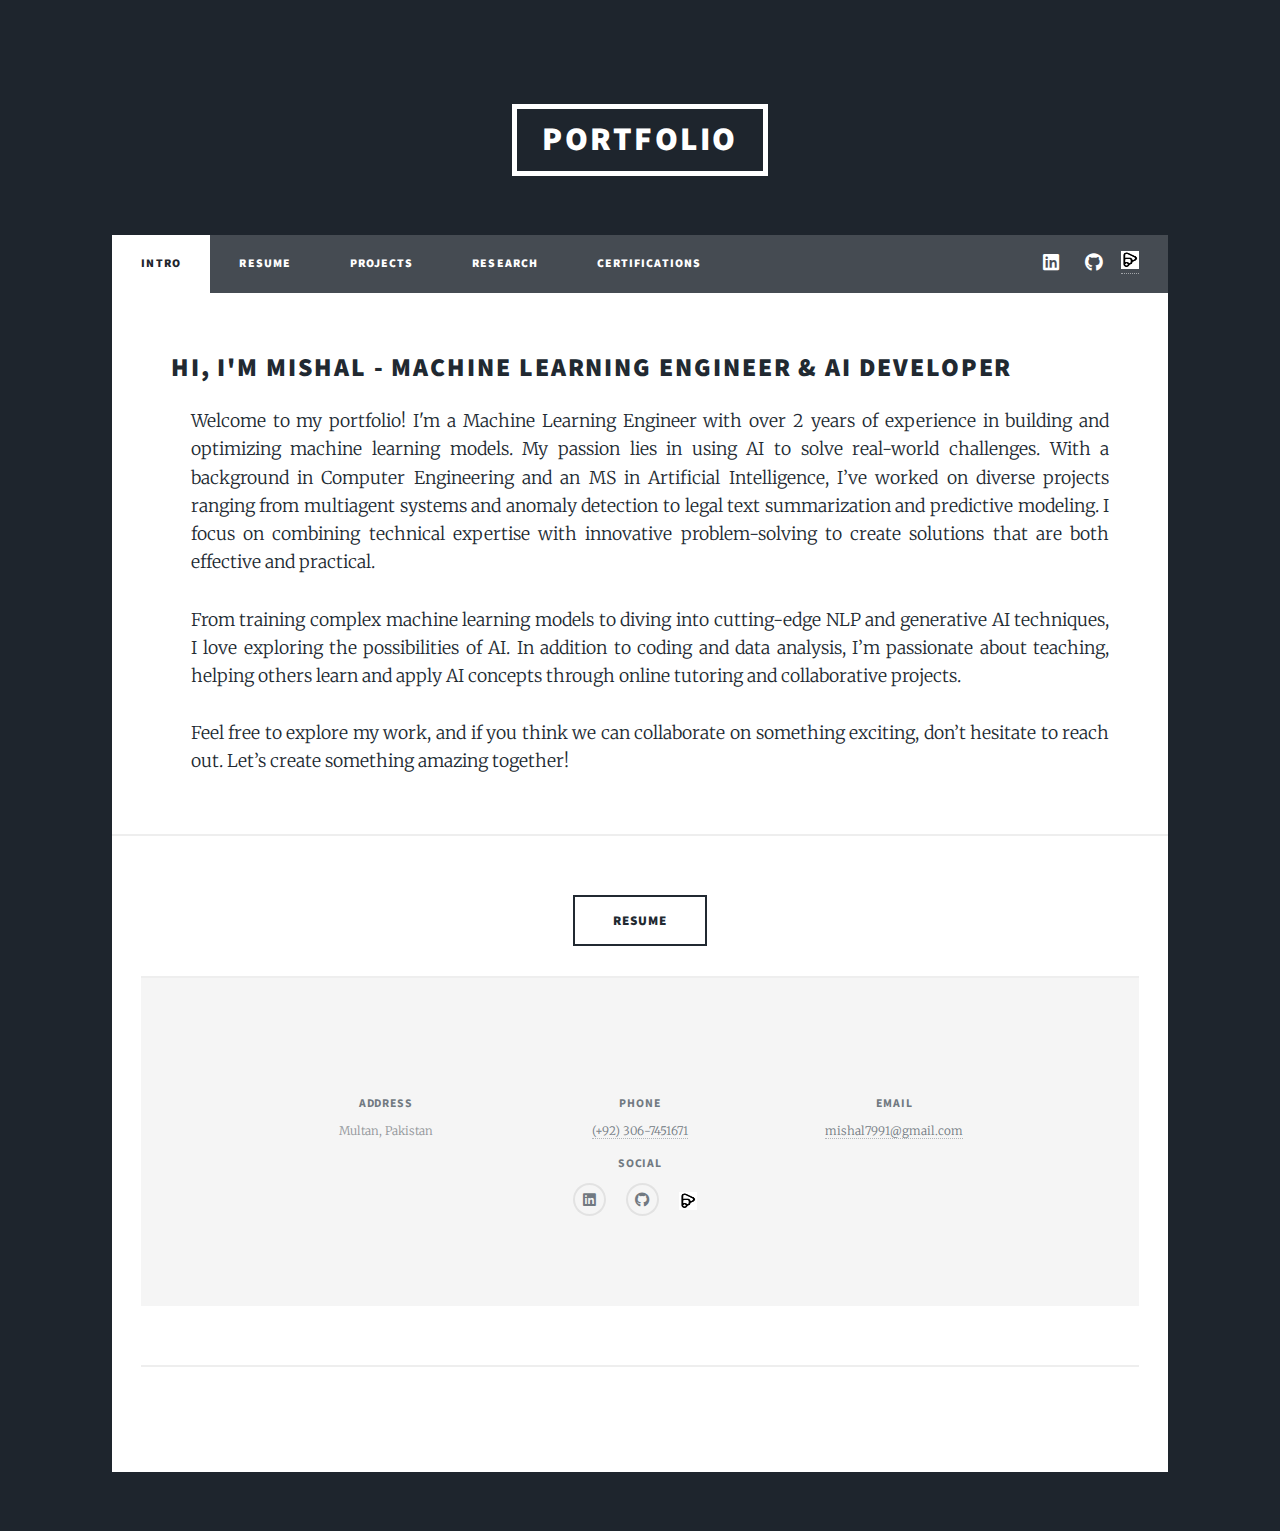
<file: intro.html>
<!DOCTYPE HTML>
<!--
	Massively by HTML5 UP
	html5up.net | @ajlkn
	Free for personal and commercial use under the CCA 3.0 license (html5up.net/license)
-->
<html>
	<head>
		<title>Intro</title>
		<meta charset="utf-8" />
		<meta name="viewport" content="width=device-width, initial-scale=1, user-scalable=no" />
		<link rel="stylesheet" href="assets/css/main.css" />
		<link rel="stylesheet" href="assets/css/intro.css">
		<noscript><link rel="stylesheet" href="assets/css/noscript.css" /></noscript>
	</head>
	<body class="is-preload">

				<!-- Header -->
					<header id="header">
						<a href="index.html" class="logo">Portfolio</a>
					</header>

				<!-- Nav -->
					<nav id="nav">
						<ul class="links">
							<li class="active"><a href="intro.html">Intro</a></li>
							<li><a href="resume.html">Resume</a></li>
							<li><a href="projects.html">Projects</a></li>
                            <li><a href="research.html">Research</a></li>
							<li><a href="certifications.html">Certifications</a></li>
						</ul>
						<ul class="icons">
    <li><a href="https://www.linkedin.com/in/mishal-ashraf-439131172/" class="icon brands fa-linkedin" target="_blank"><span class="label">LinkedIn</span></a></li>
    
    <li><a href="https://github.com/MishallAshraf" class="icon brands fa-github" target="_blank"><span class="label">GitHub</span></a></li>
    <!-- Preply Icon using an Image -->
    <li>
        <a href="https://preply.com/en/tutor/2059359" target="_blank">
            <img src="images/Preply_icon.PNG" alt="Preply" style="width: 18px; height: 18px;">
            <span class="label"></span>
        </a>
    </li>
</ul>
					</nav>

				<!-- Main -->
					<div id="main">

						<!-- Projects -->
							<section id="certifications">
    <h2>Hi, I'm Mishal - Machine Learning Engineer & AI Developer</h2>
<div class="intro-text">
    <p>Welcome to my portfolio! I'm a Machine Learning Engineer with over 2 years of experience in building and optimizing machine learning models. My passion lies in using AI to solve real-world challenges. With a background in Computer Engineering and an MS in Artificial Intelligence, I’ve worked on diverse projects ranging from multiagent systems and anomaly detection to legal text summarization and predictive modeling. I focus on combining technical expertise with innovative problem-solving to create solutions that are both effective and practical.</p>
    
    <p>From training complex machine learning models to diving into cutting-edge NLP and generative AI techniques, I love exploring the possibilities of AI. In addition to coding and data analysis, I’m passionate about teaching, helping others learn and apply AI concepts through online tutoring and collaborative projects.</p>
    
    <p>Feel free to explore my work, and if you think we can collaborate on something exciting, don’t hesitate to reach out. Let’s create something amazing together!</p>
</div>

    
</section>
<ul class="actions special">
								<li><a href="resume.html" class="button large" >Resume</a></li>
							</ul>
				
<!-- Footer -->
<footer id="footer">
    <section class="contact compact">
        <div class="info-group">
            <div class="info">
                <h3>Address</h3>
                <p>Multan, Pakistan</p>
            </div>
            <div class="info">
                <h3>Phone</h3>
                <p><a href="tel:+923067451671">(+92) 306-7451671</a></p>
            </div>
            <div class="info">
                <h3>Email</h3>
                <p><a href="mailto:mishal7991@gmail.com">mishal7991@gmail.com</a></p>
            </div>
        </div>
        <div class="info social">
            <h3>Social</h3>
            <ul class="icons alt">
                <li><a href="https://www.linkedin.com/in/mishal-ashraf-439131172/" class="icon brands fa-linkedin" target="_blank"><span class="label">LinkedIn</span></a></li>
                <li><a href="https://github.com/MishallAshraf" class="icon brands fa-github" target="_blank"><span class="label">GitHub</span></a></li>
                <li>
                    <a href="https://preply.com/en/tutor/2059359" target="_blank">
                        <img src="images/Preply_icon.PNG" alt="Preply" style="width: 18px; height: 18px;">
                        <span class="label"></span>
                    </a>
                </li>
            </ul>
        </div>
    </section>
</footer>


				<!-- Copyright -->
					<div id="copyright">
						<ul><li>&copy; Untitled</li><li>Design: <a href="https://html5up.net">HTML5 UP</a></li></ul>
					</div>

			</div>

		<!-- Scripts -->
			<script src="assets/js/jquery.min.js"></script>
			<script src="assets/js/jquery.scrollex.min.js"></script>
			<script src="assets/js/jquery.scrolly.min.js"></script>
			<script src="assets/js/browser.min.js"></script>
			<script src="assets/js/breakpoints.min.js"></script>
			<script src="assets/js/util.js"></script>
			<script src="assets/js/main.js"></script>

	</body>
</html>
</file>
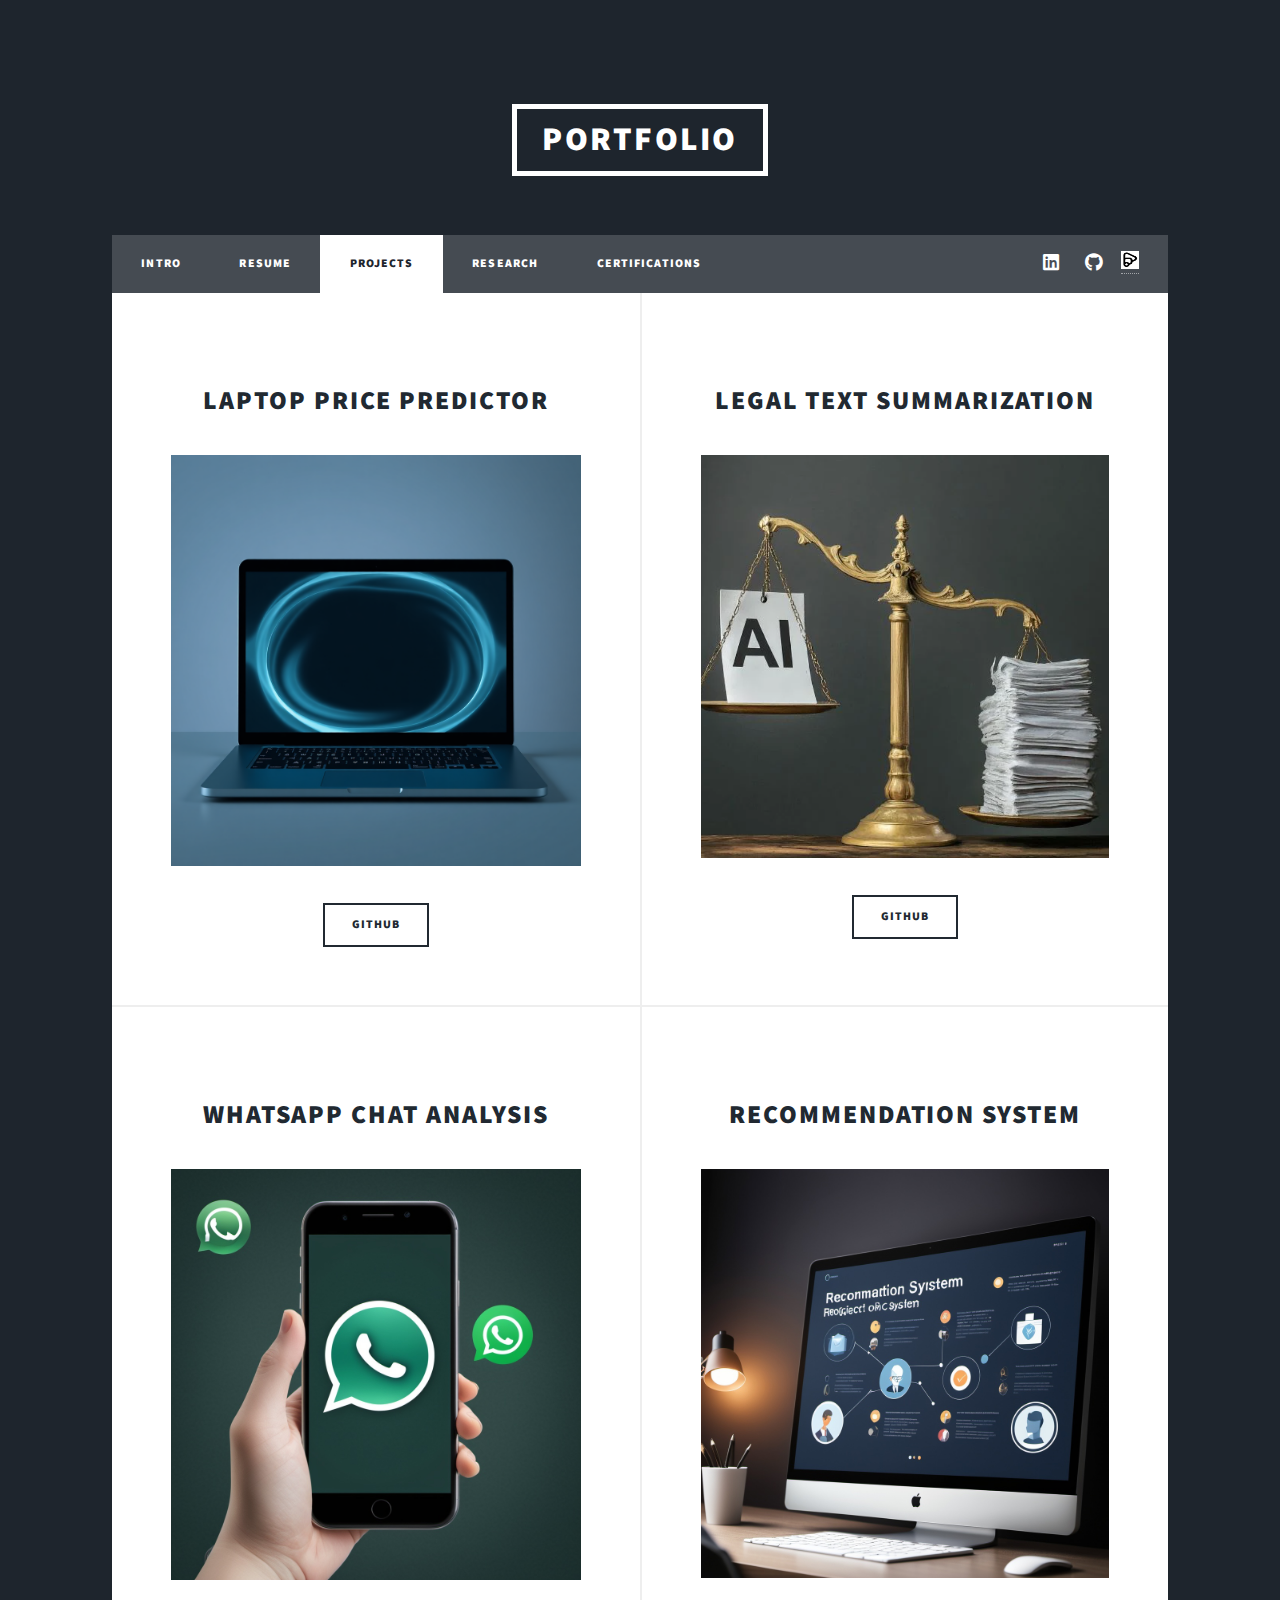
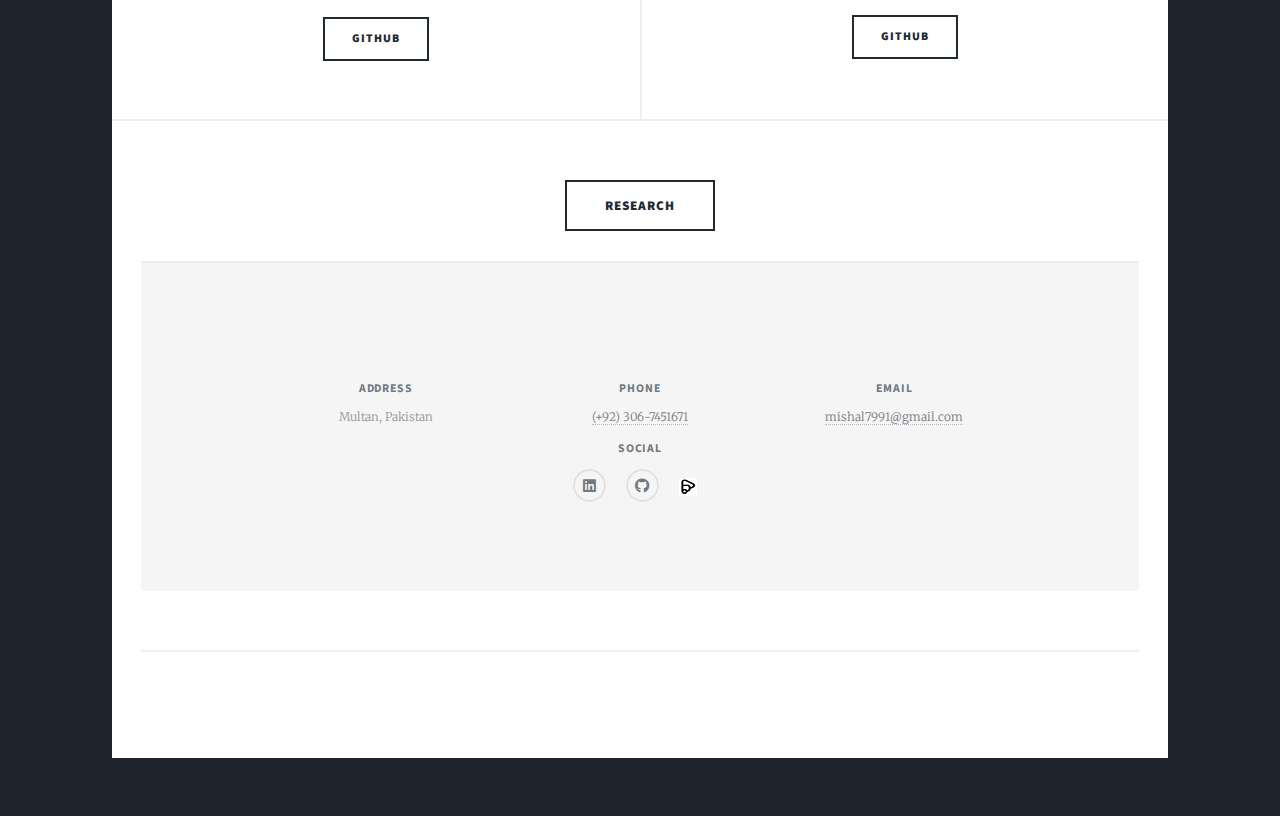
<file: projects.html>
<!DOCTYPE HTML>
<!--
	Massively by HTML5 UP
	html5up.net | @ajlkn
	Free for personal and commercial use under the CCA 3.0 license (html5up.net/license)
-->
<html>
	<head>
		<title>Projects</title>
		<meta charset="utf-8" />
		<meta name="viewport" content="width=device-width, initial-scale=1, user-scalable=no" />
		<link rel="stylesheet" href="assets/css/main.css" />
		<link rel="stylesheet" href="assets/css/intro.css">
		<noscript><link rel="stylesheet" href="assets/css/noscript.css" /></noscript>
	</head>
	<body class="is-preload">

				<!-- Header -->
					<header id="header">
						<a href="index.html" class="logo">Portfolio</a>
					</header>

				<!-- Nav -->
					<nav id="nav">
						<ul class="links">
							<li><a href="intro.html">Intro</a></li>
							<li><a href="resume.html">Resume</a></li>
							<li class="active"><a href="projects.html">Projects</a></li>
							<li><a href="research.html">Research</a></li>
							<li><a href="certifications.html">Certifications</a></li>
						</ul>
						<ul class="icons">
    <li><a href="https://www.linkedin.com/in/mishal-ashraf-439131172/" class="icon brands fa-linkedin" target="_blank"><span class="label">LinkedIn</span></a></li>
    
    <li><a href="https://github.com/MishallAshraf" class="icon brands fa-github" target="_blank"><span class="label">GitHub</span></a></li>
    <!-- Preply Icon using an Image -->
    <li>
        <a href="https://preply.com/en/tutor/2059359" target="_blank">
            <img src="images/Preply_icon.PNG" alt="Preply" style="width: 18px; height: 18px;">
            <span class="label"></span>
        </a>
    </li>
</ul>
					</nav>

				<!-- Main -->
					<div id="main">

						<!-- Projects -->
							<section class="posts">
								<article>
									<header>
										<h2><a href="https://github.com/MishallAshraf/Laptop_Price_Prediction"><br />
										Laptop Price Predictor</a></h2>
									</header>
									<a href="https://laptop-price-prediction-at13.onrender.com" class="image fit"><img src="images/Laptop.png" alt="" /></a>
									<p></p>
									<ul class="actions special">
										<li><a href="https://github.com/MishallAshraf/Laptop_Price_Prediction" class="button">Github</a></li>
									</ul>
								</article>
								<article>
									<header>
										<h2><a href="https://github.com/MishallAshraf/Legal-Judgement-Summarization"><br />
										Legal Text Summarization</a></h2>
									</header>
									<a href="https://github.com/MishallAshraf/Legal-Judgement-Summarization" class="image fit"><img src="images/Summarization.PNG" alt="" /></a>
									<p></p>
									<ul class="actions special">
										<li><a href="https://github.com/MishallAshraf/Legal-Judgement-Summarization" class="button">Github</a></li>
									</ul>
								</article>
								<article>
									<header>
										<h2><a href="https://github.com/MishallAshraf/Whatsapp-Chat-Analysis"><br />
										Whatsapp Chat Analysis</a></h2>
									</header>
									<a href="https://whatsapp-chat-analysis-project-pw4v.onrender.com/" class="image fit"><img src="images/Whatsapp.jpg" alt="" /></a>
									<p></p>
									<ul class="actions special">
										<li><a href="https://github.com/MishallAshraf/Whatsapp-Chat-Analysis" class="button">Github</a></li>
									</ul>
								</article>
								<article>
									<header>
										<h2><a href="#"><br />
										Recommendation System</a></h2>
									</header>
									<a href="#" class="image fit"><img src="images/Recommendation.jpg" alt="" /></a>
									<p></p>
									<ul class="actions special">
										<li><a href="#" class="button">Github</a></li>
									</ul>
								</article>
							</section>
<ul class="actions special">
								<li><a href="research.html" class="button large" >Research</a></li>
							</ul>
						<!-- Footer -->
<footer id="footer">
    <section class="contact compact">
        <div class="info-group">
            <div class="info">
                <h3>Address</h3>
                <p>Multan, Pakistan</p>
            </div>
            <div class="info">
                <h3>Phone</h3>
                <p><a href="tel:+923067451671">(+92) 306-7451671</a></p>
            </div>
            <div class="info">
                <h3>Email</h3>
                <p><a href="mailto:mishal7991@gmail.com">mishal7991@gmail.com</a></p>
            </div>
        </div>
        <div class="info social">
            <h3>Social</h3>
            <ul class="icons alt">
                <li><a href="https://www.linkedin.com/in/mishal-ashraf-439131172/" class="icon brands fa-linkedin" target="_blank"><span class="label">LinkedIn</span></a></li>
                <li><a href="https://github.com/MishallAshraf" class="icon brands fa-github" target="_blank"><span class="label">GitHub</span></a></li>
                <li>
                    <a href="https://preply.com/en/tutor/2059359" target="_blank">
                        <img src="images/Preply_icon.PNG" alt="Preply" style="width: 18px; height: 18px;">
                        <span class="label"></span>
                    </a>
                </li>
            </ul>
        </div>
    </section>
</footer>

				<!-- Copyright -->
					<div id="copyright">
						<ul><li>&copy; Untitled</li><li>Design: <a href="https://html5up.net">HTML5 UP</a></li></ul>
					</div>

			</div>

		<!-- Scripts -->
			<script src="assets/js/jquery.min.js"></script>
			<script src="assets/js/jquery.scrollex.min.js"></script>
			<script src="assets/js/jquery.scrolly.min.js"></script>
			<script src="assets/js/browser.min.js"></script>
			<script src="assets/js/breakpoints.min.js"></script>
			<script src="assets/js/util.js"></script>
			<script src="assets/js/main.js"></script>

	</body>
</html>
</file>
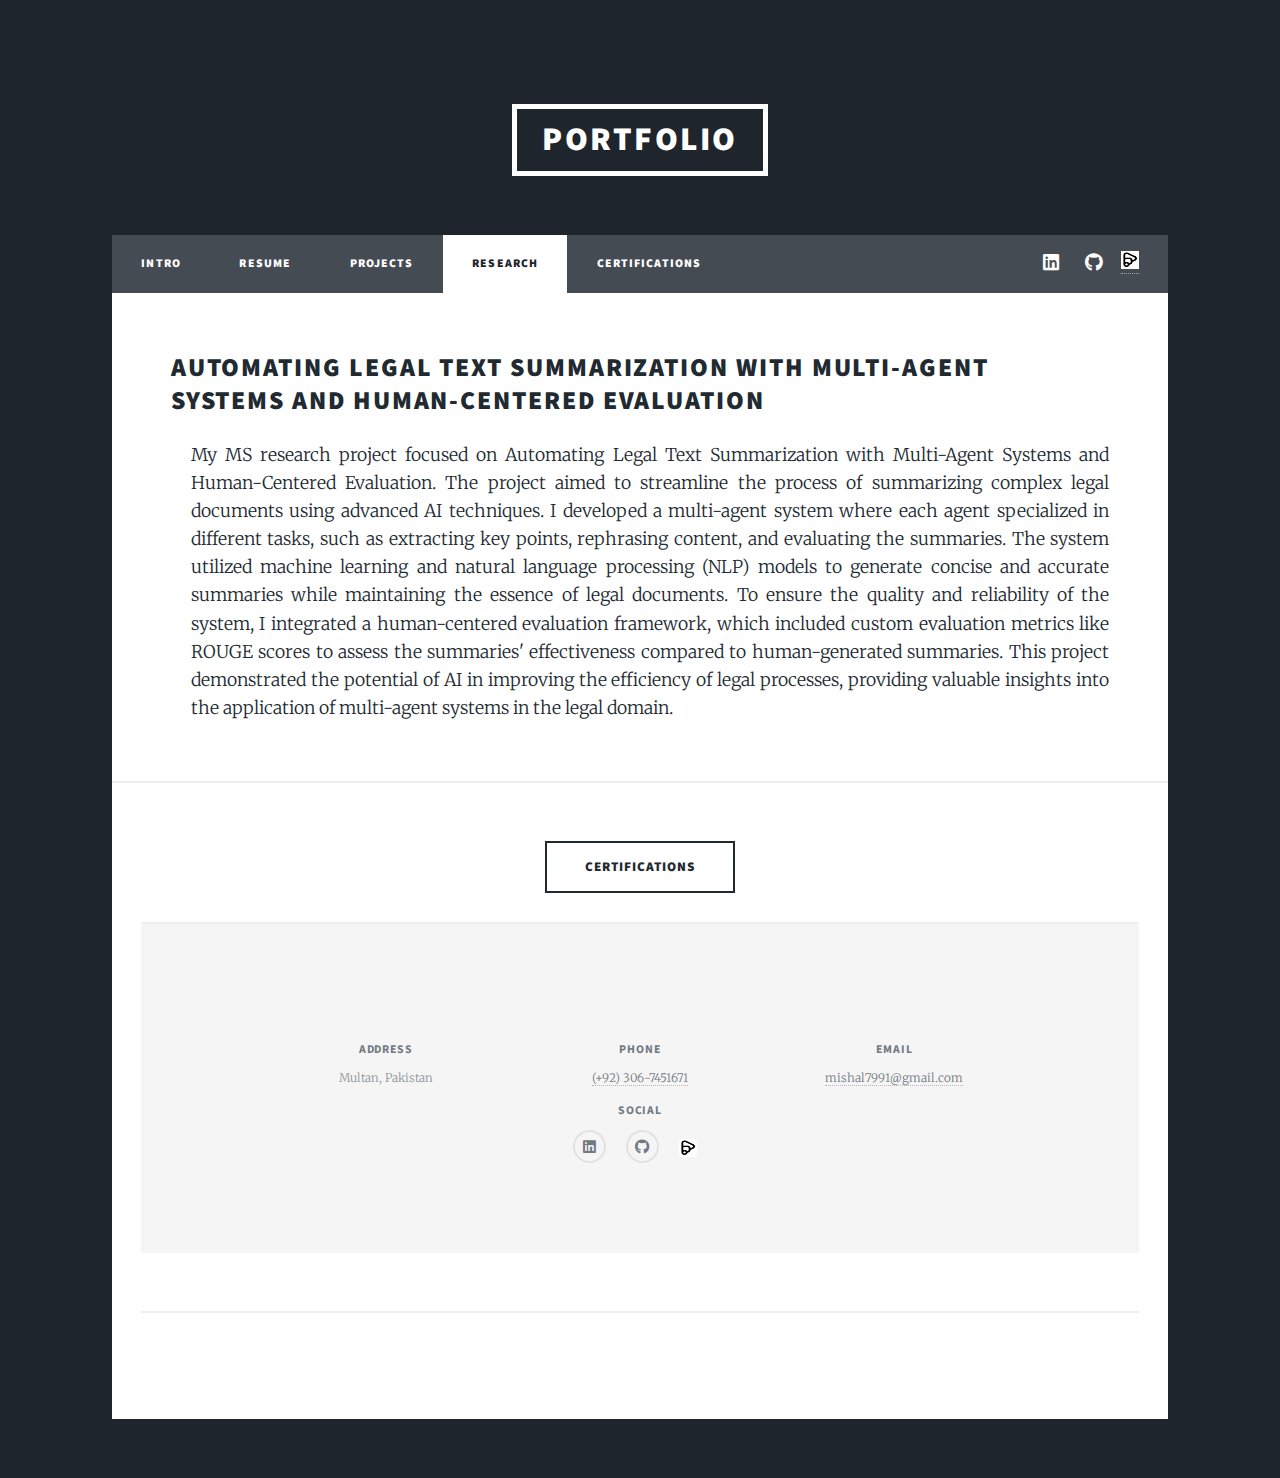
<file: research.html>
<!DOCTYPE HTML>
<!--
	Massively by HTML5 UP
	html5up.net | @ajlkn
	Free for personal and commercial use under the CCA 3.0 license (html5up.net/license)
-->
<html>
	<head>
		<title>Research</title>
		<meta charset="utf-8" />
		<meta name="viewport" content="width=device-width, initial-scale=1, user-scalable=no" />
		<link rel="stylesheet" href="assets/css/main.css" />
		<link rel="stylesheet" href="assets/css/intro.css">
		<noscript><link rel="stylesheet" href="assets/css/noscript.css" /></noscript>
	</head>
	<body class="is-preload">

				<!-- Header -->
					<header id="header">
						<a href="index.html" class="logo">Portfolio</a>
					</header>

				<!-- Nav -->
					<nav id="nav">
						<ul class="links">
							<li><a href="intro.html">Intro</a></li>
							<li><a href="resume.html">Resume</a></li>
							<li><a href="projects.html">Projects</a></li>
                            <li class="active"><a href="research.html">Research</a></li>
							<li><a href="certifications.html">Certifications</a></li>
						</ul>
						<ul class="icons">
    <li><a href="https://www.linkedin.com/in/mishal-ashraf-439131172/" class="icon brands fa-linkedin" target="_blank"><span class="label">LinkedIn</span></a></li>
    
    <li><a href="https://github.com/MishallAshraf" class="icon brands fa-github" target="_blank"><span class="label">GitHub</span></a></li>
    <!-- Preply Icon using an Image -->
    <li>
        <a href="https://preply.com/en/tutor/2059359" target="_blank">
            <img src="images/Preply_icon.PNG" alt="Preply" style="width: 18px; height: 18px;">
            <span class="label"></span>
        </a>
    </li>
</ul>
					</nav>

				<!-- Main -->
					<div id="main">

						<!-- Projects -->
							<section id="certifications">
    <h2>Automating Legal Text Summarization with Multi-Agent Systems and Human-Centered Evaluation</h2>
    <div class="intro-text">
        <p>My MS research project focused on Automating Legal Text Summarization with Multi-Agent Systems and Human-Centered Evaluation. The project aimed to streamline the process of summarizing complex legal documents using advanced AI techniques. I developed a multi-agent system where each agent specialized in different tasks, such as extracting key points, rephrasing content, and evaluating the summaries. The system utilized machine learning and natural language processing (NLP) models to generate concise and accurate summaries while maintaining the essence of legal documents. To ensure the quality and reliability of the system, I integrated a human-centered evaluation framework, which included custom evaluation metrics like ROUGE scores to assess the summaries' effectiveness compared to human-generated summaries. This project demonstrated the potential of AI in improving the efficiency of legal processes, providing valuable insights into the application of multi-agent systems in the legal domain.
</p>
</div>
    
</section>
<ul class="actions special">
								<li><a href="certifications.html" class="button large" >Certifications</a></li>
							</ul>
				
<!-- Footer -->
<footer id="footer">
    <section class="contact compact">
        <div class="info-group">
            <div class="info">
                <h3>Address</h3>
                <p>Multan, Pakistan</p>
            </div>
            <div class="info">
                <h3>Phone</h3>
                <p><a href="tel:+923067451671">(+92) 306-7451671</a></p>
            </div>
            <div class="info">
                <h3>Email</h3>
                <p><a href="mailto:mishal7991@gmail.com">mishal7991@gmail.com</a></p>
            </div>
        </div>
        <div class="info social">
            <h3>Social</h3>
            <ul class="icons alt">
                <li><a href="https://www.linkedin.com/in/mishal-ashraf-439131172/" class="icon brands fa-linkedin" target="_blank"><span class="label">LinkedIn</span></a></li>
                <li><a href="https://github.com/MishallAshraf" class="icon brands fa-github" target="_blank"><span class="label">GitHub</span></a></li>
                <li>
                    <a href="https://preply.com/en/tutor/2059359" target="_blank">
                        <img src="images/Preply_icon.PNG" alt="Preply" style="width: 18px; height: 18px;">
                        <span class="label"></span>
                    </a>
                </li>
            </ul>
        </div>
    </section>
</footer>


				<!-- Copyright -->
					<div id="copyright">
						<ul><li>&copy; Untitled</li><li>Design: <a href="https://html5up.net">HTML5 UP</a></li></ul>
					</div>

			</div>

		<!-- Scripts -->
			<script src="assets/js/jquery.min.js"></script>
			<script src="assets/js/jquery.scrollex.min.js"></script>
			<script src="assets/js/jquery.scrolly.min.js"></script>
			<script src="assets/js/browser.min.js"></script>
			<script src="assets/js/breakpoints.min.js"></script>
			<script src="assets/js/util.js"></script>
			<script src="assets/js/main.js"></script>

	</body>
</html>
</file>
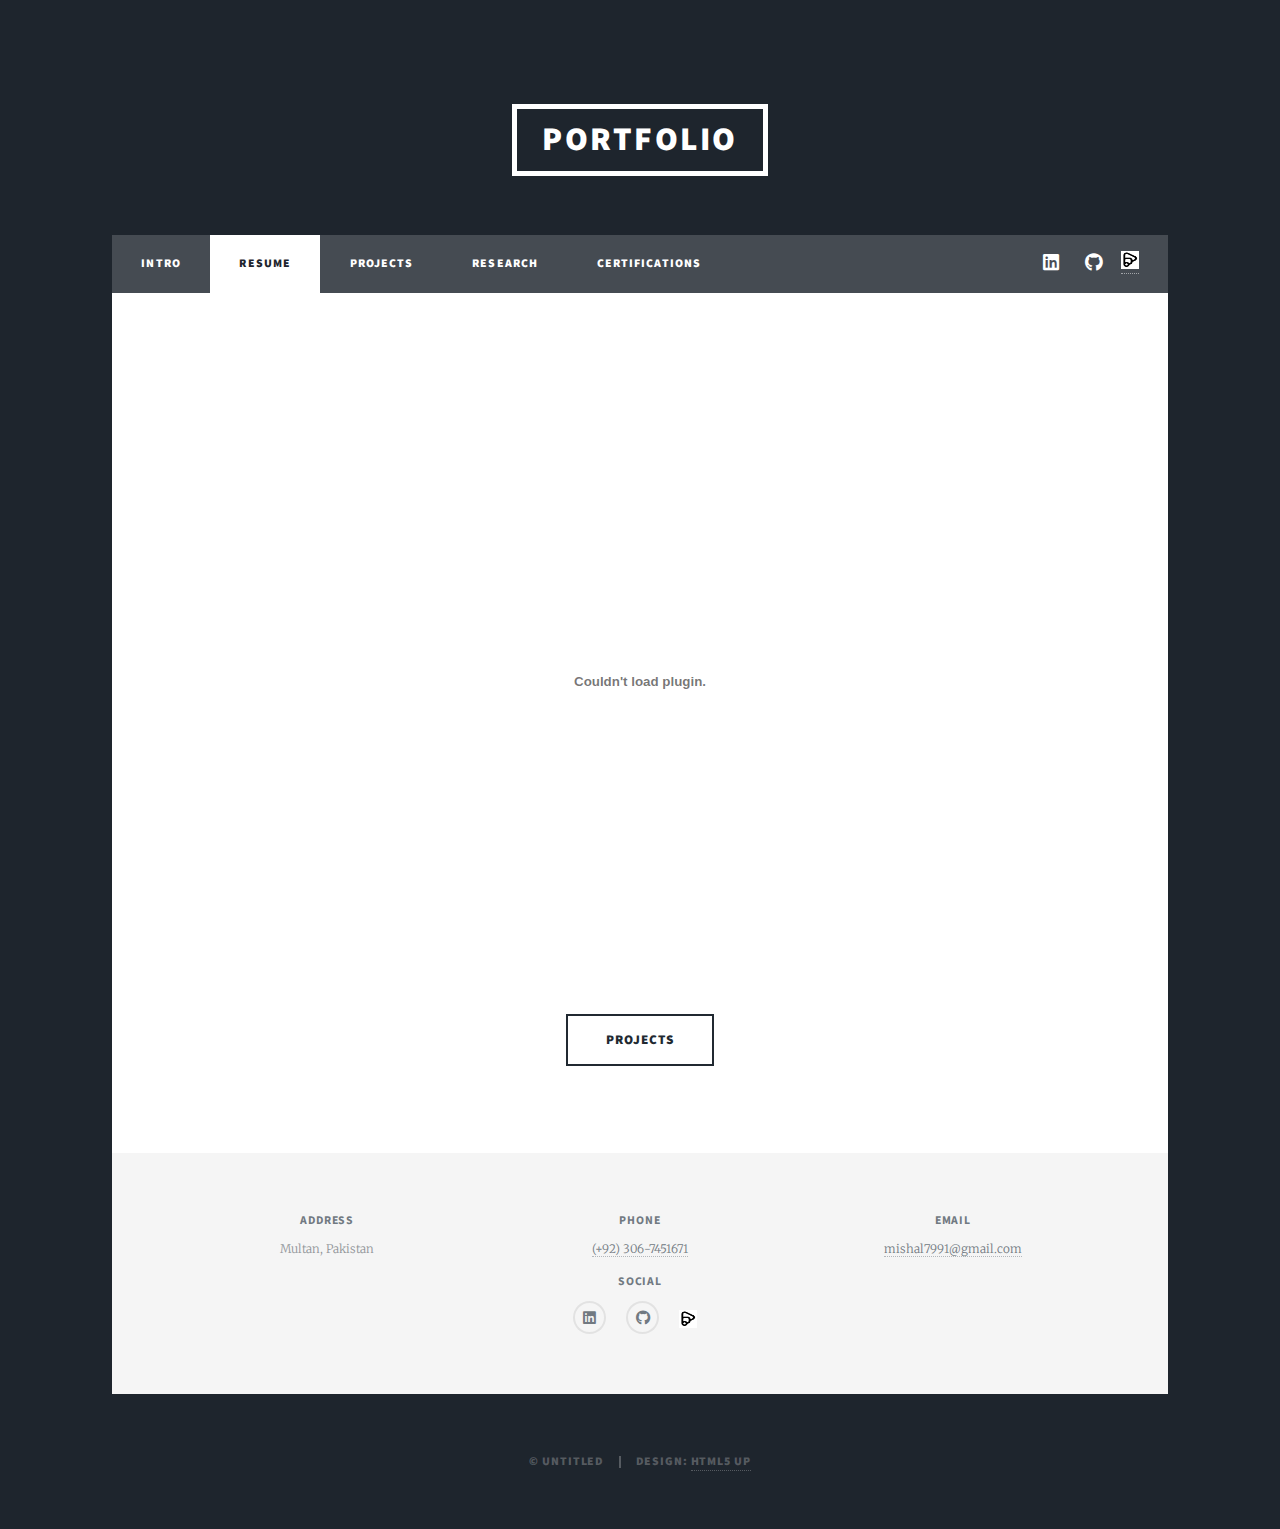
<file: resume.html>
<!DOCTYPE HTML>
<!--
	Massively by HTML5 UP
	html5up.net | @ajlkn
	Free for personal and commercial use under the CCA 3.0 license (html5up.net/license)
-->
<html>
	<head>
		<title>Resume</title>
		<meta charset="utf-8" />
		<meta name="viewport" content="width=device-width, initial-scale=1, user-scalable=no" />
		<link rel="stylesheet" href="assets/css/main.css" />
		<link rel="stylesheet" href="assets/css/intro.css">
		<noscript><link rel="stylesheet" href="assets/css/noscript.css" /></noscript>
	</head>
	<body class="is-preload">

				<!-- Header -->
					<header id="header">
						<a href="index.html" class="logo">Portfolio</a>
					</header>

				<!-- Nav -->
					<nav id="nav">
						<ul class="links">
							<li><a href="intro.html">Intro</a></li>
							<li class="active"><a href="resume.html">Resume</a></li>
							<li><a href="projects.html">Projects</a></li>
							<li><a href="research.html">Research</a></li>
							<li><a href="certifications.html">Certifications</a></li>
						</ul>
						<ul class="icons">
    <li><a href="https://www.linkedin.com/in/mishal-ashraf-439131172/" class="icon brands fa-linkedin" target="_blank"><span class="label">LinkedIn</span></a></li>
    
    <li><a href="https://github.com/MishallAshraf" class="icon brands fa-github" target="_blank"><span class="label">GitHub</span></a></li>
    <!-- Preply Icon using an Image -->
    <li>
        <a href="https://preply.com/en/tutor/2059359" target="_blank">
            <img src="images/Preply_icon.PNG" alt="Preply" style="width: 18px; height: 18px;">
            <span class="label"></span>
        </a>
    </li>
</ul>
					</nav>

				<!-- Main -->
<div id="main">

    <!-- Featured Post -->
    <article class="post featured">

        <!-- Embed PDF -->
        <embed src="files/CV.pdf" type="application/pdf" width="100%" height="600px" />

        <ul class="actions special">
            <li><a href="projects.html" class="button large">Projects</a></li>
        </ul>
    </article>
</div>

						
				<!-- Footer -->
<footer id="footer">
    <section class="contact compact">
        <div class="info-group">
            <div class="info">
                <h3>Address</h3>
                <p>Multan, Pakistan</p>
            </div>
            <div class="info">
                <h3>Phone</h3>
                <p><a href="tel:+923067451671">(+92) 306-7451671</a></p>
            </div>
            <div class="info">
                <h3>Email</h3>
                <p><a href="mailto:mishal7991@gmail.com">mishal7991@gmail.com</a></p>
            </div>
        </div>
        <div class="info social">
            <h3>Social</h3>
            <ul class="icons alt">
                <li><a href="https://www.linkedin.com/in/mishal-ashraf-439131172/" class="icon brands fa-linkedin" target="_blank"><span class="label">LinkedIn</span></a></li>
                <li><a href="https://github.com/MishallAshraf" class="icon brands fa-github" target="_blank"><span class="label">GitHub</span></a></li>
                <li>
                    <a href="https://preply.com/en/tutor/2059359" target="_blank">
                        <img src="images/Preply_icon.PNG" alt="Preply" style="width: 18px; height: 18px;">
                        <span class="label"></span>
                    </a>
                </li>
            </ul>
        </div>
    </section>
</footer>

				<!-- Copyright -->
					<div id="copyright">
						<ul><li>&copy; Untitled</li><li>Design: <a href="https://html5up.net">HTML5 UP</a></li></ul>
					</div>

			</div>

		<!-- Scripts -->
			<script src="assets/js/jquery.min.js"></script>
			<script src="assets/js/jquery.scrollex.min.js"></script>
			<script src="assets/js/jquery.scrolly.min.js"></script>
			<script src="assets/js/browser.min.js"></script>
			<script src="assets/js/breakpoints.min.js"></script>
			<script src="assets/js/util.js"></script>
			<script src="assets/js/main.js"></script>

	</body>
</html>
</file>
<file: assets/css/intro.css>
/* Flexbox container to align image and text side by side */
.intro-container {
    display: flex;
    align-items: center; /* Vertically align the image and text */
    justify-content: space-between; /* Space between image and text */
    padding: 20px;
}

/* Style for the image */
.intro-image img {
    width: 300px; /* Set width of the image */
    height: auto; /* Maintain aspect ratio */
    border-radius: 50%; /* Circular image */
    border: 3px solid #ccc; /* Optional: Add a border */
}

/* Style for the text section */
.intro-text {
    margin-left: 20px; /* Space between the image and text */
    max-width: 1200px; /* Restrict the width of the text */
}

/* Style the h1 to make it stand out */
.intro-text h1 {
    font-size: 2.5em;
    margin-bottom: 10px;
}

/* Style for the paragraph */
.intro-text p {
    font-size: 1.2em;
    line-height: 1.6;
}

/* Button container */
.actions {
    display: flex;
    justify-content: center; /* Center the button horizontally */
    margin-top: 20px;
}

/* Center the button */
.actions li {
    display: flex;
    align-items: center; /* Center the button vertically */
    justify-content: center;
}



/* Responsive design: Stack image and text on small screens */
@media (max-width: 768px) {
    .intro-container {
        flex-direction: column; /* Stack image and text */
        text-align: center; /* Center-align for mobile */
    }
    
    .intro-image img {
        width: 200px; /* Reduce image size on smaller screens */
        margin-bottom: 20px;
    }
    
    .intro-text {
        margin-left: 0;
    }
}
</file>
<file: assets/css/main.css>
@import url(fontawesome-all.min.css);
@import url("https://fonts.googleapis.com/css?family=Merriweather:300,700,300italic,700italic|Source+Sans+Pro:900");

/*
	Massively by HTML5 UP
	html5up.net | @ajlkn
	Free for personal and commercial use under the CCA 3.0 license (html5up.net/license)
*/

html, body, div, span, applet, object,
iframe, h1, h2, h3, h4, h5, h6, p, blockquote,
pre, a, abbr, acronym, address, big, cite,
code, del, dfn, em, img, ins, kbd, q, s, samp,
small, strike, strong, sub, sup, tt, var, b,
u, i, center, dl, dt, dd, ol, ul, li, fieldset,
form, label, legend, table, caption, tbody,
tfoot, thead, tr, th, td, article, aside,
canvas, details, embed, figure, figcaption,
footer, header, hgroup, menu, nav, output, ruby,
section, summary, time, mark, audio, video {
	margin: 0;
	padding: 0;
	border: 0;
	font-size: 100%;
	font: inherit;
	vertical-align: baseline;}

article, aside, details, figcaption, figure,
footer, header, hgroup, menu, nav, section {
	display: block;}

body {
	line-height: 1;
}

ol, ul {
	list-style: none;
}

blockquote, q {
	quotes: none;
}

	blockquote:before, blockquote:after, q:before, q:after {
		content: '';
		content: none;
	}

table {
	border-collapse: collapse;
	border-spacing: 0;
}

body {
	-webkit-text-size-adjust: none;
}

mark {
	background-color: transparent;
	color: inherit;
}

input::-moz-focus-inner {
	border: 0;
	padding: 0;
}

input, select, textarea {
	-moz-appearance: none;
	-webkit-appearance: none;
	-ms-appearance: none;
	appearance: none;
}

/* Basic */

	@-ms-viewport {
		width: device-width;
	}

	body {
		-ms-overflow-style: scrollbar;
	}

	@media screen and (max-width: 480px) {

		html, body {
			min-width: 320px;
		}

	}

	html {
		box-sizing: border-box;
	}

	*, *:before, *:after {
		box-sizing: inherit;
	}

	body {
		background-color: #1e252d;
	}

		body.is-preload *, body.is-preload *:before, body.is-preload *:after {
			-moz-animation: none !important;
			-webkit-animation: none !important;
			-ms-animation: none !important;
			animation: none !important;
			-moz-transition: none !important;
			-webkit-transition: none !important;
			-ms-transition: none !important;
			transition: none !important;
		}

/* Type */

	html {
		font-size: 16pt;
	}

		@media screen and (max-width: 1680px) {

			html {
				font-size: 12pt;
			}

		}

		@media screen and (max-width: 1280px) {

			html {
				font-size: 11pt;
			}

		}

		@media screen and (max-width: 360px) {

			html {
				font-size: 10pt;
			}

		}

	body {
		color: #212931;
	}

	body, input, select, textarea {
		font-family: "Merriweather", Georgia, serif;
		font-weight: 300;
		font-size: 1rem;
		line-height: 2.375;
	}

	a {
		-moz-transition: color 0.2s ease-in-out, background-color 0.2s ease-in-out, border-color 0.2s ease-in-out, box-shadow 0.2s ease-in-out;
		-webkit-transition: color 0.2s ease-in-out, background-color 0.2s ease-in-out, border-color 0.2s ease-in-out, box-shadow 0.2s ease-in-out;
		-ms-transition: color 0.2s ease-in-out, background-color 0.2s ease-in-out, border-color 0.2s ease-in-out, box-shadow 0.2s ease-in-out;
		transition: color 0.2s ease-in-out, background-color 0.2s ease-in-out, border-color 0.2s ease-in-out, box-shadow 0.2s ease-in-out;
		border-bottom: dotted 1px;
		text-decoration: none;
	}

		a:hover {
			border-bottom-color: transparent;
		}

	strong, b {
		font-weight: 600;
	}

	em, i {
		font-style: italic;
	}

	p {
		text-align: justify;
		margin: 0 0 2rem 0;
	}

	h1, h2, h3, h4, h5, h6 {
		font-family: "Source Sans Pro", Helvetica, sans-serif;
		font-weight: 900;
		line-height: 1.5;
		letter-spacing: 0.075em;
		text-transform: uppercase;
		margin: 0 0 1rem 0;
	}

		h1 a, h2 a, h3 a, h4 a, h5 a, h6 a {
			border-bottom: 0;
			color: inherit;
			text-decoration: none;
		}

	h1 {
		font-size: 4rem;
		line-height: 1.1;
		margin: 0 0 2rem 0;
	}

	h2 {
		font-size: 1.75rem;
		line-height: 1.3;
		margin: 0 0 1.5rem 0;
	}

	h3 {
		font-size: 1.25rem;
		margin: 0 0 1.5rem 0;
	}

	h4 {
		font-size: 1rem;
	}

	h5 {
		font-size: 0.9rem;
	}

	h6 {
		font-size: 0.8rem;
	}

	sub {
		font-size: 0.8rem;
		position: relative;
		top: 0.5rem;
	}

	sup {
		font-size: 0.8rem;
		position: relative;
		top: -0.5rem;
	}

	blockquote {
		border-left: solid 4px;
		font-style: italic;
		margin: 0 0 2rem 0;
		padding: 0.5rem 0 0.5rem 2rem;
	}

	code {
		border: solid 2px;
		font-family: "Courier New", monospace;
		font-size: 0.9rem;
		margin: 0 0.25rem;
		padding: 0.25rem 0.65rem;
	}

	pre {
		-webkit-overflow-scrolling: touch;
		font-family: "Courier New", monospace;
		font-size: 0.9rem;
		margin: 0 0 2rem 0;
	}

		pre code {
			display: block;
			line-height: 1.75;
			padding: 1rem 1.5rem;
			overflow-x: auto;
		}

	hr {
		border: 0;
		border-bottom: solid 2px;
		margin: 3rem 0;
	}

		hr.major {
			margin: 5rem 0;
		}

	.align-left {
		text-align: left;
	}

	.align-center {
		text-align: center;
	}

	.align-right {
		text-align: right;
	}

	input, select, textarea {
		color: #212931;
	}

	a {
		color: #212931;
		border-bottom-color: rgba(33, 41, 49, 0.5);
	}

		a:hover {
			border-bottom-color: transparent;
			color: #18bfef !important;
		}

	strong, b {
		color: #212931;
	}

	h1, h2, h3, h4, h5, h6 {
		color: #212931;
	}

	blockquote {
		border-left-color: #eeeeee;
	}

	code {
		background: rgba(220, 220, 220, 0.25);
		border-color: #eeeeee;
	}

	hr {
		border-bottom-color: #eeeeee;
	}

/* Row */

	.row {
		display: flex;
		flex-wrap: wrap;
		box-sizing: border-box;
		align-items: stretch;
	}

		.row > * {
			box-sizing: border-box;
		}

		.row.gtr-uniform > * > :last-child {
			margin-bottom: 0;
		}

		.row.aln-left {
			justify-content: flex-start;
		}

		.row.aln-center {
			justify-content: center;
		}

		.row.aln-right {
			justify-content: flex-end;
		}

		.row.aln-top {
			align-items: flex-start;
		}

		.row.aln-middle {
			align-items: center;
		}

		.row.aln-bottom {
			align-items: flex-end;
		}

		.row > .imp {
			order: -1;
		}

		.row > .col-1 {
			width: 8.33333%;
		}

		.row > .off-1 {
			margin-left: 8.33333%;
		}

		.row > .col-2 {
			width: 16.66667%;
		}

		.row > .off-2 {
			margin-left: 16.66667%;
		}

		.row > .col-3 {
			width: 25%;
		}

		.row > .off-3 {
			margin-left: 25%;
		}

		.row > .col-4 {
			width: 33.33333%;
		}

		.row > .off-4 {
			margin-left: 33.33333%;
		}

		.row > .col-5 {
			width: 41.66667%;
		}

		.row > .off-5 {
			margin-left: 41.66667%;
		}

		.row > .col-6 {
			width: 50%;
		}

		.row > .off-6 {
			margin-left: 50%;
		}

		.row > .col-7 {
			width: 58.33333%;
		}

		.row > .off-7 {
			margin-left: 58.33333%;
		}

		.row > .col-8 {
			width: 66.66667%;
		}

		.row > .off-8 {
			margin-left: 66.66667%;
		}

		.row > .col-9 {
			width: 75%;
		}

		.row > .off-9 {
			margin-left: 75%;
		}

		.row > .col-10 {
			width: 83.33333%;
		}

		.row > .off-10 {
			margin-left: 83.33333%;
		}

		.row > .col-11 {
			width: 91.66667%;
		}

		.row > .off-11 {
			margin-left: 91.66667%;
		}

		.row > .col-12 {
			width: 100%;
		}

		.row > .off-12 {
			margin-left: 100%;
		}

		.row.gtr-0 {
			margin-top: 0;
			margin-left: 0rem;
		}

			.row.gtr-0 > * {
				padding: 0 0 0 0rem;
			}

			.row.gtr-0.gtr-uniform {
				margin-top: 0rem;
			}

				.row.gtr-0.gtr-uniform > * {
					padding-top: 0rem;
				}

		.row.gtr-25 {
			margin-top: 0;
			margin-left: -0.375rem;
		}

			.row.gtr-25 > * {
				padding: 0 0 0 0.375rem;
			}

			.row.gtr-25.gtr-uniform {
				margin-top: -0.375rem;
			}

				.row.gtr-25.gtr-uniform > * {
					padding-top: 0.375rem;
				}

		.row.gtr-50 {
			margin-top: 0;
			margin-left: -0.75rem;
		}

			.row.gtr-50 > * {
				padding: 0 0 0 0.75rem;
			}

			.row.gtr-50.gtr-uniform {
				margin-top: -0.75rem;
			}

				.row.gtr-50.gtr-uniform > * {
					padding-top: 0.75rem;
				}

		.row {
			margin-top: 0;
			margin-left: -1.5rem;
		}

			.row > * {
				padding: 0 0 0 1.5rem;
			}

			.row.gtr-uniform {
				margin-top: -1.5rem;
			}

				.row.gtr-uniform > * {
					padding-top: 1.5rem;
				}

		.row.gtr-150 {
			margin-top: 0;
			margin-left: -2.25rem;
		}

			.row.gtr-150 > * {
				padding: 0 0 0 2.25rem;
			}

			.row.gtr-150.gtr-uniform {
				margin-top: -2.25rem;
			}

				.row.gtr-150.gtr-uniform > * {
					padding-top: 2.25rem;
				}

		.row.gtr-200 {
			margin-top: 0;
			margin-left: -3rem;
		}

			.row.gtr-200 > * {
				padding: 0 0 0 3rem;
			}

			.row.gtr-200.gtr-uniform {
				margin-top: -3rem;
			}

				.row.gtr-200.gtr-uniform > * {
					padding-top: 3rem;
				}

		@media screen and (max-width: 1680px) {

			.row {
				display: flex;
				flex-wrap: wrap;
				box-sizing: border-box;
				align-items: stretch;
			}

				.row > * {
					box-sizing: border-box;
				}

				.row.gtr-uniform > * > :last-child {
					margin-bottom: 0;
				}

				.row.aln-left {
					justify-content: flex-start;
				}

				.row.aln-center {
					justify-content: center;
				}

				.row.aln-right {
					justify-content: flex-end;
				}

				.row.aln-top {
					align-items: flex-start;
				}

				.row.aln-middle {
					align-items: center;
				}

				.row.aln-bottom {
					align-items: flex-end;
				}

				.row > .imp-xlarge {
					order: -1;
				}

				.row > .col-1-xlarge {
					width: 8.33333%;
				}

				.row > .off-1-xlarge {
					margin-left: 8.33333%;
				}

				.row > .col-2-xlarge {
					width: 16.66667%;
				}

				.row > .off-2-xlarge {
					margin-left: 16.66667%;
				}

				.row > .col-3-xlarge {
					width: 25%;
				}

				.row > .off-3-xlarge {
					margin-left: 25%;
				}

				.row > .col-4-xlarge {
					width: 33.33333%;
				}

				.row > .off-4-xlarge {
					margin-left: 33.33333%;
				}

				.row > .col-5-xlarge {
					width: 41.66667%;
				}

				.row > .off-5-xlarge {
					margin-left: 41.66667%;
				}

				.row > .col-6-xlarge {
					width: 50%;
				}

				.row > .off-6-xlarge {
					margin-left: 50%;
				}

				.row > .col-7-xlarge {
					width: 58.33333%;
				}

				.row > .off-7-xlarge {
					margin-left: 58.33333%;
				}

				.row > .col-8-xlarge {
					width: 66.66667%;
				}

				.row > .off-8-xlarge {
					margin-left: 66.66667%;
				}

				.row > .col-9-xlarge {
					width: 75%;
				}

				.row > .off-9-xlarge {
					margin-left: 75%;
				}

				.row > .col-10-xlarge {
					width: 83.33333%;
				}

				.row > .off-10-xlarge {
					margin-left: 83.33333%;
				}

				.row > .col-11-xlarge {
					width: 91.66667%;
				}

				.row > .off-11-xlarge {
					margin-left: 91.66667%;
				}

				.row > .col-12-xlarge {
					width: 100%;
				}

				.row > .off-12-xlarge {
					margin-left: 100%;
				}

				.row.gtr-0 {
					margin-top: 0;
					margin-left: 0rem;
				}

					.row.gtr-0 > * {
						padding: 0 0 0 0rem;
					}

					.row.gtr-0.gtr-uniform {
						margin-top: 0rem;
					}

						.row.gtr-0.gtr-uniform > * {
							padding-top: 0rem;
						}

				.row.gtr-25 {
					margin-top: 0;
					margin-left: -0.375rem;
				}

					.row.gtr-25 > * {
						padding: 0 0 0 0.375rem;
					}

					.row.gtr-25.gtr-uniform {
						margin-top: -0.375rem;
					}

						.row.gtr-25.gtr-uniform > * {
							padding-top: 0.375rem;
						}

				.row.gtr-50 {
					margin-top: 0;
					margin-left: -0.75rem;
				}

					.row.gtr-50 > * {
						padding: 0 0 0 0.75rem;
					}

					.row.gtr-50.gtr-uniform {
						margin-top: -0.75rem;
					}

						.row.gtr-50.gtr-uniform > * {
							padding-top: 0.75rem;
						}

				.row {
					margin-top: 0;
					margin-left: -1.5rem;
				}

					.row > * {
						padding: 0 0 0 1.5rem;
					}

					.row.gtr-uniform {
						margin-top: -1.5rem;
					}

						.row.gtr-uniform > * {
							padding-top: 1.5rem;
						}

				.row.gtr-150 {
					margin-top: 0;
					margin-left: -2.25rem;
				}

					.row.gtr-150 > * {
						padding: 0 0 0 2.25rem;
					}

					.row.gtr-150.gtr-uniform {
						margin-top: -2.25rem;
					}

						.row.gtr-150.gtr-uniform > * {
							padding-top: 2.25rem;
						}

				.row.gtr-200 {
					margin-top: 0;
					margin-left: -3rem;
				}

					.row.gtr-200 > * {
						padding: 0 0 0 3rem;
					}

					.row.gtr-200.gtr-uniform {
						margin-top: -3rem;
					}

						.row.gtr-200.gtr-uniform > * {
							padding-top: 3rem;
						}

		}

		@media screen and (max-width: 1280px) {

			.row {
				display: flex;
				flex-wrap: wrap;
				box-sizing: border-box;
				align-items: stretch;
			}

				.row > * {
					box-sizing: border-box;
				}

				.row.gtr-uniform > * > :last-child {
					margin-bottom: 0;
				}

				.row.aln-left {
					justify-content: flex-start;
				}

				.row.aln-center {
					justify-content: center;
				}

				.row.aln-right {
					justify-content: flex-end;
				}

				.row.aln-top {
					align-items: flex-start;
				}

				.row.aln-middle {
					align-items: center;
				}

				.row.aln-bottom {
					align-items: flex-end;
				}

				.row > .imp-large {
					order: -1;
				}

				.row > .col-1-large {
					width: 8.33333%;
				}

				.row > .off-1-large {
					margin-left: 8.33333%;
				}

				.row > .col-2-large {
					width: 16.66667%;
				}

				.row > .off-2-large {
					margin-left: 16.66667%;
				}

				.row > .col-3-large {
					width: 25%;
				}

				.row > .off-3-large {
					margin-left: 25%;
				}

				.row > .col-4-large {
					width: 33.33333%;
				}

				.row > .off-4-large {
					margin-left: 33.33333%;
				}

				.row > .col-5-large {
					width: 41.66667%;
				}

				.row > .off-5-large {
					margin-left: 41.66667%;
				}

				.row > .col-6-large {
					width: 50%;
				}

				.row > .off-6-large {
					margin-left: 50%;
				}

				.row > .col-7-large {
					width: 58.33333%;
				}

				.row > .off-7-large {
					margin-left: 58.33333%;
				}

				.row > .col-8-large {
					width: 66.66667%;
				}

				.row > .off-8-large {
					margin-left: 66.66667%;
				}

				.row > .col-9-large {
					width: 75%;
				}

				.row > .off-9-large {
					margin-left: 75%;
				}

				.row > .col-10-large {
					width: 83.33333%;
				}

				.row > .off-10-large {
					margin-left: 83.33333%;
				}

				.row > .col-11-large {
					width: 91.66667%;
				}

				.row > .off-11-large {
					margin-left: 91.66667%;
				}

				.row > .col-12-large {
					width: 100%;
				}

				.row > .off-12-large {
					margin-left: 100%;
				}

				.row.gtr-0 {
					margin-top: 0;
					margin-left: 0rem;
				}

					.row.gtr-0 > * {
						padding: 0 0 0 0rem;
					}

					.row.gtr-0.gtr-uniform {
						margin-top: 0rem;
					}

						.row.gtr-0.gtr-uniform > * {
							padding-top: 0rem;
						}

				.row.gtr-25 {
					margin-top: 0;
					margin-left: -0.375rem;
				}

					.row.gtr-25 > * {
						padding: 0 0 0 0.375rem;
					}

					.row.gtr-25.gtr-uniform {
						margin-top: -0.375rem;
					}

						.row.gtr-25.gtr-uniform > * {
							padding-top: 0.375rem;
						}

				.row.gtr-50 {
					margin-top: 0;
					margin-left: -0.75rem;
				}

					.row.gtr-50 > * {
						padding: 0 0 0 0.75rem;
					}

					.row.gtr-50.gtr-uniform {
						margin-top: -0.75rem;
					}

						.row.gtr-50.gtr-uniform > * {
							padding-top: 0.75rem;
						}

				.row {
					margin-top: 0;
					margin-left: -1.5rem;
				}

					.row > * {
						padding: 0 0 0 1.5rem;
					}

					.row.gtr-uniform {
						margin-top: -1.5rem;
					}

						.row.gtr-uniform > * {
							padding-top: 1.5rem;
						}

				.row.gtr-150 {
					margin-top: 0;
					margin-left: -2.25rem;
				}

					.row.gtr-150 > * {
						padding: 0 0 0 2.25rem;
					}

					.row.gtr-150.gtr-uniform {
						margin-top: -2.25rem;
					}

						.row.gtr-150.gtr-uniform > * {
							padding-top: 2.25rem;
						}

				.row.gtr-200 {
					margin-top: 0;
					margin-left: -3rem;
				}

					.row.gtr-200 > * {
						padding: 0 0 0 3rem;
					}

					.row.gtr-200.gtr-uniform {
						margin-top: -3rem;
					}

						.row.gtr-200.gtr-uniform > * {
							padding-top: 3rem;
						}

		}

		@media screen and (max-width: 980px) {

			.row {
				display: flex;
				flex-wrap: wrap;
				box-sizing: border-box;
				align-items: stretch;
			}

				.row > * {
					box-sizing: border-box;
				}

				.row.gtr-uniform > * > :last-child {
					margin-bottom: 0;
				}

				.row.aln-left {
					justify-content: flex-start;
				}

				.row.aln-center {
					justify-content: center;
				}

				.row.aln-right {
					justify-content: flex-end;
				}

				.row.aln-top {
					align-items: flex-start;
				}

				.row.aln-middle {
					align-items: center;
				}

				.row.aln-bottom {
					align-items: flex-end;
				}

				.row > .imp-medium {
					order: -1;
				}

				.row > .col-1-medium {
					width: 8.33333%;
				}

				.row > .off-1-medium {
					margin-left: 8.33333%;
				}

				.row > .col-2-medium {
					width: 16.66667%;
				}

				.row > .off-2-medium {
					margin-left: 16.66667%;
				}

				.row > .col-3-medium {
					width: 25%;
				}

				.row > .off-3-medium {
					margin-left: 25%;
				}

				.row > .col-4-medium {
					width: 33.33333%;
				}

				.row > .off-4-medium {
					margin-left: 33.33333%;
				}

				.row > .col-5-medium {
					width: 41.66667%;
				}

				.row > .off-5-medium {
					margin-left: 41.66667%;
				}

				.row > .col-6-medium {
					width: 50%;
				}

				.row > .off-6-medium {
					margin-left: 50%;
				}

				.row > .col-7-medium {
					width: 58.33333%;
				}

				.row > .off-7-medium {
					margin-left: 58.33333%;
				}

				.row > .col-8-medium {
					width: 66.66667%;
				}

				.row > .off-8-medium {
					margin-left: 66.66667%;
				}

				.row > .col-9-medium {
					width: 75%;
				}

				.row > .off-9-medium {
					margin-left: 75%;
				}

				.row > .col-10-medium {
					width: 83.33333%;
				}

				.row > .off-10-medium {
					margin-left: 83.33333%;
				}

				.row > .col-11-medium {
					width: 91.66667%;
				}

				.row > .off-11-medium {
					margin-left: 91.66667%;
				}

				.row > .col-12-medium {
					width: 100%;
				}

				.row > .off-12-medium {
					margin-left: 100%;
				}

				.row.gtr-0 {
					margin-top: 0;
					margin-left: 0rem;
				}

					.row.gtr-0 > * {
						padding: 0 0 0 0rem;
					}

					.row.gtr-0.gtr-uniform {
						margin-top: 0rem;
					}

						.row.gtr-0.gtr-uniform > * {
							padding-top: 0rem;
						}

				.row.gtr-25 {
					margin-top: 0;
					margin-left: -0.375rem;
				}

					.row.gtr-25 > * {
						padding: 0 0 0 0.375rem;
					}

					.row.gtr-25.gtr-uniform {
						margin-top: -0.375rem;
					}

						.row.gtr-25.gtr-uniform > * {
							padding-top: 0.375rem;
						}

				.row.gtr-50 {
					margin-top: 0;
					margin-left: -0.75rem;
				}

					.row.gtr-50 > * {
						padding: 0 0 0 0.75rem;
					}

					.row.gtr-50.gtr-uniform {
						margin-top: -0.75rem;
					}

						.row.gtr-50.gtr-uniform > * {
							padding-top: 0.75rem;
						}

				.row {
					margin-top: 0;
					margin-left: -1.5rem;
				}

					.row > * {
						padding: 0 0 0 1.5rem;
					}

					.row.gtr-uniform {
						margin-top: -1.5rem;
					}

						.row.gtr-uniform > * {
							padding-top: 1.5rem;
						}

				.row.gtr-150 {
					margin-top: 0;
					margin-left: -2.25rem;
				}

					.row.gtr-150 > * {
						padding: 0 0 0 2.25rem;
					}

					.row.gtr-150.gtr-uniform {
						margin-top: -2.25rem;
					}

						.row.gtr-150.gtr-uniform > * {
							padding-top: 2.25rem;
						}

				.row.gtr-200 {
					margin-top: 0;
					margin-left: -3rem;
				}

					.row.gtr-200 > * {
						padding: 0 0 0 3rem;
					}

					.row.gtr-200.gtr-uniform {
						margin-top: -3rem;
					}

						.row.gtr-200.gtr-uniform > * {
							padding-top: 3rem;
						}

		}

		@media screen and (max-width: 736px) {

			.row {
				display: flex;
				flex-wrap: wrap;
				box-sizing: border-box;
				align-items: stretch;
			}

				.row > * {
					box-sizing: border-box;
				}

				.row.gtr-uniform > * > :last-child {
					margin-bottom: 0;
				}

				.row.aln-left {
					justify-content: flex-start;
				}

				.row.aln-center {
					justify-content: center;
				}

				.row.aln-right {
					justify-content: flex-end;
				}

				.row.aln-top {
					align-items: flex-start;
				}

				.row.aln-middle {
					align-items: center;
				}

				.row.aln-bottom {
					align-items: flex-end;
				}

				.row > .imp-small {
					order: -1;
				}

				.row > .col-1-small {
					width: 8.33333%;
				}

				.row > .off-1-small {
					margin-left: 8.33333%;
				}

				.row > .col-2-small {
					width: 16.66667%;
				}

				.row > .off-2-small {
					margin-left: 16.66667%;
				}

				.row > .col-3-small {
					width: 25%;
				}

				.row > .off-3-small {
					margin-left: 25%;
				}

				.row > .col-4-small {
					width: 33.33333%;
				}

				.row > .off-4-small {
					margin-left: 33.33333%;
				}

				.row > .col-5-small {
					width: 41.66667%;
				}

				.row > .off-5-small {
					margin-left: 41.66667%;
				}

				.row > .col-6-small {
					width: 50%;
				}

				.row > .off-6-small {
					margin-left: 50%;
				}

				.row > .col-7-small {
					width: 58.33333%;
				}

				.row > .off-7-small {
					margin-left: 58.33333%;
				}

				.row > .col-8-small {
					width: 66.66667%;
				}

				.row > .off-8-small {
					margin-left: 66.66667%;
				}

				.row > .col-9-small {
					width: 75%;
				}

				.row > .off-9-small {
					margin-left: 75%;
				}

				.row > .col-10-small {
					width: 83.33333%;
				}

				.row > .off-10-small {
					margin-left: 83.33333%;
				}

				.row > .col-11-small {
					width: 91.66667%;
				}

				.row > .off-11-small {
					margin-left: 91.66667%;
				}

				.row > .col-12-small {
					width: 100%;
				}

				.row > .off-12-small {
					margin-left: 100%;
				}

				.row.gtr-0 {
					margin-top: 0;
					margin-left: 0rem;
				}

					.row.gtr-0 > * {
						padding: 0 0 0 0rem;
					}

					.row.gtr-0.gtr-uniform {
						margin-top: 0rem;
					}

						.row.gtr-0.gtr-uniform > * {
							padding-top: 0rem;
						}

				.row.gtr-25 {
					margin-top: 0;
					margin-left: -0.375rem;
				}

					.row.gtr-25 > * {
						padding: 0 0 0 0.375rem;
					}

					.row.gtr-25.gtr-uniform {
						margin-top: -0.375rem;
					}

						.row.gtr-25.gtr-uniform > * {
							padding-top: 0.375rem;
						}

				.row.gtr-50 {
					margin-top: 0;
					margin-left: -0.75rem;
				}

					.row.gtr-50 > * {
						padding: 0 0 0 0.75rem;
					}

					.row.gtr-50.gtr-uniform {
						margin-top: -0.75rem;
					}

						.row.gtr-50.gtr-uniform > * {
							padding-top: 0.75rem;
						}

				.row {
					margin-top: 0;
					margin-left: -1.5rem;
				}

					.row > * {
						padding: 0 0 0 1.5rem;
					}

					.row.gtr-uniform {
						margin-top: -1.5rem;
					}

						.row.gtr-uniform > * {
							padding-top: 1.5rem;
						}

				.row.gtr-150 {
					margin-top: 0;
					margin-left: -2.25rem;
				}

					.row.gtr-150 > * {
						padding: 0 0 0 2.25rem;
					}

					.row.gtr-150.gtr-uniform {
						margin-top: -2.25rem;
					}

						.row.gtr-150.gtr-uniform > * {
							padding-top: 2.25rem;
						}

				.row.gtr-200 {
					margin-top: 0;
					margin-left: -3rem;
				}

					.row.gtr-200 > * {
						padding: 0 0 0 3rem;
					}

					.row.gtr-200.gtr-uniform {
						margin-top: -3rem;
					}

						.row.gtr-200.gtr-uniform > * {
							padding-top: 3rem;
						}

		}

		@media screen and (max-width: 480px) {

			.row {
				display: flex;
				flex-wrap: wrap;
				box-sizing: border-box;
				align-items: stretch;
			}

				.row > * {
					box-sizing: border-box;
				}

				.row.gtr-uniform > * > :last-child {
					margin-bottom: 0;
				}

				.row.aln-left {
					justify-content: flex-start;
				}

				.row.aln-center {
					justify-content: center;
				}

				.row.aln-right {
					justify-content: flex-end;
				}

				.row.aln-top {
					align-items: flex-start;
				}

				.row.aln-middle {
					align-items: center;
				}

				.row.aln-bottom {
					align-items: flex-end;
				}

				.row > .imp-xsmall {
					order: -1;
				}

				.row > .col-1-xsmall {
					width: 8.33333%;
				}

				.row > .off-1-xsmall {
					margin-left: 8.33333%;
				}

				.row > .col-2-xsmall {
					width: 16.66667%;
				}

				.row > .off-2-xsmall {
					margin-left: 16.66667%;
				}

				.row > .col-3-xsmall {
					width: 25%;
				}

				.row > .off-3-xsmall {
					margin-left: 25%;
				}

				.row > .col-4-xsmall {
					width: 33.33333%;
				}

				.row > .off-4-xsmall {
					margin-left: 33.33333%;
				}

				.row > .col-5-xsmall {
					width: 41.66667%;
				}

				.row > .off-5-xsmall {
					margin-left: 41.66667%;
				}

				.row > .col-6-xsmall {
					width: 50%;
				}

				.row > .off-6-xsmall {
					margin-left: 50%;
				}

				.row > .col-7-xsmall {
					width: 58.33333%;
				}

				.row > .off-7-xsmall {
					margin-left: 58.33333%;
				}

				.row > .col-8-xsmall {
					width: 66.66667%;
				}

				.row > .off-8-xsmall {
					margin-left: 66.66667%;
				}

				.row > .col-9-xsmall {
					width: 75%;
				}

				.row > .off-9-xsmall {
					margin-left: 75%;
				}

				.row > .col-10-xsmall {
					width: 83.33333%;
				}

				.row > .off-10-xsmall {
					margin-left: 83.33333%;
				}

				.row > .col-11-xsmall {
					width: 91.66667%;
				}

				.row > .off-11-xsmall {
					margin-left: 91.66667%;
				}

				.row > .col-12-xsmall {
					width: 100%;
				}

				.row > .off-12-xsmall {
					margin-left: 100%;
				}

				.row.gtr-0 {
					margin-top: 0;
					margin-left: 0rem;
				}

					.row.gtr-0 > * {
						padding: 0 0 0 0rem;
					}

					.row.gtr-0.gtr-uniform {
						margin-top: 0rem;
					}

						.row.gtr-0.gtr-uniform > * {
							padding-top: 0rem;
						}

				.row.gtr-25 {
					margin-top: 0;
					margin-left: -0.375rem;
				}

					.row.gtr-25 > * {
						padding: 0 0 0 0.375rem;
					}

					.row.gtr-25.gtr-uniform {
						margin-top: -0.375rem;
					}

						.row.gtr-25.gtr-uniform > * {
							padding-top: 0.375rem;
						}

				.row.gtr-50 {
					margin-top: 0;
					margin-left: -0.75rem;
				}

					.row.gtr-50 > * {
						padding: 0 0 0 0.75rem;
					}

					.row.gtr-50.gtr-uniform {
						margin-top: -0.75rem;
					}

						.row.gtr-50.gtr-uniform > * {
							padding-top: 0.75rem;
						}

				.row {
					margin-top: 0;
					margin-left: -1.5rem;
				}

					.row > * {
						padding: 0 0 0 1.5rem;
					}

					.row.gtr-uniform {
						margin-top: -1.5rem;
					}

						.row.gtr-uniform > * {
							padding-top: 1.5rem;
						}

				.row.gtr-150 {
					margin-top: 0;
					margin-left: -2.25rem;
				}

					.row.gtr-150 > * {
						padding: 0 0 0 2.25rem;
					}

					.row.gtr-150.gtr-uniform {
						margin-top: -2.25rem;
					}

						.row.gtr-150.gtr-uniform > * {
							padding-top: 2.25rem;
						}

				.row.gtr-200 {
					margin-top: 0;
					margin-left: -3rem;
				}

					.row.gtr-200 > * {
						padding: 0 0 0 3rem;
					}

					.row.gtr-200.gtr-uniform {
						margin-top: -3rem;
					}

						.row.gtr-200.gtr-uniform > * {
							padding-top: 3rem;
						}

		}

		@media screen and (max-width: 360px) {

			.row {
				display: flex;
				flex-wrap: wrap;
				box-sizing: border-box;
				align-items: stretch;
			}

				.row > * {
					box-sizing: border-box;
				}

				.row.gtr-uniform > * > :last-child {
					margin-bottom: 0;
				}

				.row.aln-left {
					justify-content: flex-start;
				}

				.row.aln-center {
					justify-content: center;
				}

				.row.aln-right {
					justify-content: flex-end;
				}

				.row.aln-top {
					align-items: flex-start;
				}

				.row.aln-middle {
					align-items: center;
				}

				.row.aln-bottom {
					align-items: flex-end;
				}

				.row > .imp-xxsmall {
					order: -1;
				}

				.row > .col-1-xxsmall {
					width: 8.33333%;
				}

				.row > .off-1-xxsmall {
					margin-left: 8.33333%;
				}

				.row > .col-2-xxsmall {
					width: 16.66667%;
				}

				.row > .off-2-xxsmall {
					margin-left: 16.66667%;
				}

				.row > .col-3-xxsmall {
					width: 25%;
				}

				.row > .off-3-xxsmall {
					margin-left: 25%;
				}

				.row > .col-4-xxsmall {
					width: 33.33333%;
				}

				.row > .off-4-xxsmall {
					margin-left: 33.33333%;
				}

				.row > .col-5-xxsmall {
					width: 41.66667%;
				}

				.row > .off-5-xxsmall {
					margin-left: 41.66667%;
				}

				.row > .col-6-xxsmall {
					width: 50%;
				}

				.row > .off-6-xxsmall {
					margin-left: 50%;
				}

				.row > .col-7-xxsmall {
					width: 58.33333%;
				}

				.row > .off-7-xxsmall {
					margin-left: 58.33333%;
				}

				.row > .col-8-xxsmall {
					width: 66.66667%;
				}

				.row > .off-8-xxsmall {
					margin-left: 66.66667%;
				}

				.row > .col-9-xxsmall {
					width: 75%;
				}

				.row > .off-9-xxsmall {
					margin-left: 75%;
				}

				.row > .col-10-xxsmall {
					width: 83.33333%;
				}

				.row > .off-10-xxsmall {
					margin-left: 83.33333%;
				}

				.row > .col-11-xxsmall {
					width: 91.66667%;
				}

				.row > .off-11-xxsmall {
					margin-left: 91.66667%;
				}

				.row > .col-12-xxsmall {
					width: 100%;
				}

				.row > .off-12-xxsmall {
					margin-left: 100%;
				}

				.row.gtr-0 {
					margin-top: 0;
					margin-left: 0rem;
				}

					.row.gtr-0 > * {
						padding: 0 0 0 0rem;
					}

					.row.gtr-0.gtr-uniform {
						margin-top: 0rem;
					}

						.row.gtr-0.gtr-uniform > * {
							padding-top: 0rem;
						}

				.row.gtr-25 {
					margin-top: 0;
					margin-left: -0.375rem;
				}

					.row.gtr-25 > * {
						padding: 0 0 0 0.375rem;
					}

					.row.gtr-25.gtr-uniform {
						margin-top: -0.375rem;
					}

						.row.gtr-25.gtr-uniform > * {
							padding-top: 0.375rem;
						}

				.row.gtr-50 {
					margin-top: 0;
					margin-left: -0.75rem;
				}

					.row.gtr-50 > * {
						padding: 0 0 0 0.75rem;
					}

					.row.gtr-50.gtr-uniform {
						margin-top: -0.75rem;
					}

						.row.gtr-50.gtr-uniform > * {
							padding-top: 0.75rem;
						}

				.row {
					margin-top: 0;
					margin-left: -1.5rem;
				}

					.row > * {
						padding: 0 0 0 1.5rem;
					}

					.row.gtr-uniform {
						margin-top: -1.5rem;
					}

						.row.gtr-uniform > * {
							padding-top: 1.5rem;
						}

				.row.gtr-150 {
					margin-top: 0;
					margin-left: -2.25rem;
				}

					.row.gtr-150 > * {
						padding: 0 0 0 2.25rem;
					}

					.row.gtr-150.gtr-uniform {
						margin-top: -2.25rem;
					}

						.row.gtr-150.gtr-uniform > * {
							padding-top: 2.25rem;
						}

				.row.gtr-200 {
					margin-top: 0;
					margin-left: -3rem;
				}

					.row.gtr-200 > * {
						padding: 0 0 0 3rem;
					}

					.row.gtr-200.gtr-uniform {
						margin-top: -3rem;
					}

						.row.gtr-200.gtr-uniform > * {
							padding-top: 3rem;
						}

		}

/* Box */

	.box {
		border: solid 2px;
		margin-bottom: 2rem;
		padding: 1.5rem;
	}

		.box > :last-child,
		.box > :last-child > :last-child,
		.box > :last-child > :last-child > :last-child {
			margin-bottom: 0;
		}

		.box.alt {
			border: 0;
			border-radius: 0;
			padding: 0;
		}

	.box {
		border-color: #eeeeee;
	}

/* Button */

	input[type="submit"],
	input[type="reset"],
	input[type="button"],
	button,
	.button {
		-moz-appearance: none;
		-webkit-appearance: none;
		-ms-appearance: none;
		appearance: none;
		-moz-transition: background-color 0.2s ease-in-out, box-shadow 0.2s ease-in-out, color 0.2s ease-in-out;
		-webkit-transition: background-color 0.2s ease-in-out, box-shadow 0.2s ease-in-out, color 0.2s ease-in-out;
		-ms-transition: background-color 0.2s ease-in-out, box-shadow 0.2s ease-in-out, color 0.2s ease-in-out;
		transition: background-color 0.2s ease-in-out, box-shadow 0.2s ease-in-out, color 0.2s ease-in-out;
		border: 0;
		border-radius: 0;
		cursor: pointer;
		display: inline-block;
		font-family: "Source Sans Pro", Helvetica, sans-serif;
		font-size: 0.8rem;
		font-weight: 900;
		letter-spacing: 0.075em;
		height: 3rem;
		line-height: 3rem;
		padding: 0 2rem;
		text-align: center;
		text-decoration: none;
		text-transform: uppercase;
		white-space: nowrap;
	}

		input[type="submit"].icon:before,
		input[type="reset"].icon:before,
		input[type="button"].icon:before,
		button.icon:before,
		.button.icon:before {
			margin-right: 0.5rem;
		}

		input[type="submit"].icon.solo,
		input[type="reset"].icon.solo,
		input[type="button"].icon.solo,
		button.icon.solo,
		.button.icon.solo {
			position: relative;
			width: 4rem;
			height: 4rem;
			line-height: 4rem;
			border-radius: 4rem;
			text-indent: 4rem;
			overflow: hidden;
			padding: 0;
			white-space: nowrap;
		}

			input[type="submit"].icon.solo:before,
			input[type="reset"].icon.solo:before,
			input[type="button"].icon.solo:before,
			button.icon.solo:before,
			.button.icon.solo:before {
				position: absolute;
				display: block;
				top: 0;
				left: 0;
				width: inherit;
				height: inherit;
				line-height: inherit;
				font-size: 1.25rem;
				margin-right: 0;
				text-align: center;
				text-indent: 0;
			}

		input[type="submit"].fit,
		input[type="reset"].fit,
		input[type="button"].fit,
		button.fit,
		.button.fit {
			width: 100%;
		}

		input[type="submit"].small,
		input[type="reset"].small,
		input[type="button"].small,
		button.small,
		.button.small {
			font-size: 0.7rem;
			height: 2.5rem;
			line-height: 2.5rem;
			padding: 0 1.5rem;
		}

		input[type="submit"].large,
		input[type="reset"].large,
		input[type="button"].large,
		button.large,
		.button.large {
			font-size: 0.9rem;
			height: 3.5rem;
			line-height: 3.5rem;
			padding: 0 2.75rem;
		}

		@media screen and (max-width: 980px) {

			input[type="submit"],
			input[type="reset"],
			input[type="button"],
			button,
			.button {
				font-size: 0.9rem;
				height: 3.25rem;
				line-height: 3.25rem;
			}

				input[type="submit"].large,
				input[type="reset"].large,
				input[type="button"].large,
				button.large,
				.button.large {
					font-size: 1rem;
					height: 3.75rem;
					line-height: 3.75rem;
				}

		}

		input[type="submit"].disabled, input[type="submit"]:disabled,
		input[type="reset"].disabled,
		input[type="reset"]:disabled,
		input[type="button"].disabled,
		input[type="button"]:disabled,
		button.disabled,
		button:disabled,
		.button.disabled,
		.button:disabled {
			pointer-events: none;
			opacity: 0.25;
		}

	input[type="submit"],
	input[type="reset"],
	input[type="button"],
	button,
	.button {
		background-color: transparent;
		box-shadow: inset 0 0 0 2px #212931;
		color: #212931 !important;
	}

		input[type="submit"]:hover,
		input[type="reset"]:hover,
		input[type="button"]:hover,
		button:hover,
		.button:hover {
			box-shadow: inset 0 0 0 2px #18bfef;
			color: #18bfef !important;
		}

		input[type="submit"].primary,
		input[type="reset"].primary,
		input[type="button"].primary,
		button.primary,
		.button.primary {
			background-color: #212931;
			box-shadow: none;
			color: #ffffff !important;
		}

			input[type="submit"].primary:hover,
			input[type="reset"].primary:hover,
			input[type="button"].primary:hover,
			button.primary:hover,
			.button.primary:hover {
				background-color: #18bfef;
			}

/* Form */

	form {
		margin: 0 0 2rem 0;
	}

		form > :last-child {
			margin-bottom: 0;
		}

		form > .fields {
			display: -moz-flex;
			display: -webkit-flex;
			display: -ms-flex;
			display: flex;
			-moz-flex-wrap: wrap;
			-webkit-flex-wrap: wrap;
			-ms-flex-wrap: wrap;
			flex-wrap: wrap;
			width: calc(100% + 3rem);
			margin: -1.5rem 0 2rem -1.5rem;
		}

			form > .fields > .field {
				-moz-flex-grow: 0;
				-webkit-flex-grow: 0;
				-ms-flex-grow: 0;
				flex-grow: 0;
				-moz-flex-shrink: 0;
				-webkit-flex-shrink: 0;
				-ms-flex-shrink: 0;
				flex-shrink: 0;
				padding: 1.5rem 0 0 1.5rem;
				width: calc(100% - 1.5rem);
			}

				form > .fields > .field.half {
					width: calc(50% - 0.75rem);
				}

				form > .fields > .field.third {
					width: calc(100%/3 - 0.5rem);
				}

				form > .fields > .field.quarter {
					width: calc(25% - 0.375rem);
				}

		@media screen and (max-width: 480px) {

			form > .fields {
				width: calc(100% + 3rem);
				margin: -1.5rem 0 2rem -1.5rem;
			}

				form > .fields > .field {
					padding: 1.5rem 0 0 1.5rem;
					width: calc(100% - 1.5rem);
				}

					form > .fields > .field.half {
						width: calc(100% - 1.5rem);
					}

					form > .fields > .field.third {
						width: calc(100% - 1.5rem);
					}

					form > .fields > .field.quarter {
						width: calc(100% - 1.5rem);
					}

		}

	label {
		display: block;
		font-family: "Source Sans Pro", Helvetica, sans-serif;
		font-weight: 900;
		line-height: 1.5;
		letter-spacing: 0.075em;
		font-size: 0.8rem;
		text-transform: uppercase;
		margin: 0 0 0.75rem 0;
	}

		@media screen and (max-width: 980px) {

			label {
				font-size: 0.9rem;
			}

		}

	input[type="text"],
	input[type="password"],
	input[type="email"],
	select,
	textarea {
		-moz-appearance: none;
		-webkit-appearance: none;
		-ms-appearance: none;
		appearance: none;
		background: transparent;
		border-radius: 0;
		border: solid 2px;
		color: inherit;
		display: block;
		outline: 0;
		padding: 0 1rem;
		text-decoration: none;
		width: 100%;
	}

		input[type="text"]:invalid,
		input[type="password"]:invalid,
		input[type="email"]:invalid,
		select:invalid,
		textarea:invalid {
			box-shadow: none;
		}

	select {
		background-size: 1.25rem;
		background-repeat: no-repeat;
		background-position: calc(100% - 1rem) center;
		height: 3rem;
		padding-right: 3rem;
		text-overflow: ellipsis;
	}

		select:focus::-ms-value {
			background-color: transparent;
		}

		select::-ms-expand {
			display: none;
		}

	input[type="text"],
	input[type="password"],
	input[type="email"],
	select {
		height: 3rem;
	}

	textarea {
		padding: 0.75rem 1rem;
	}

	input[type="checkbox"],
	input[type="radio"] {
		-moz-appearance: none;
		-webkit-appearance: none;
		-ms-appearance: none;
		appearance: none;
		display: block;
		float: left;
		margin-right: -2rem;
		opacity: 0;
		width: 1rem;
		z-index: -1;
	}

		input[type="checkbox"] + label,
		input[type="radio"] + label {
			text-decoration: none;
			cursor: pointer;
			display: inline-block;
			font-size: 1rem;
			letter-spacing: 0;
			font-family: "Merriweather", Georgia, serif;
			text-transform: none;
			font-weight: 300;
			padding-left: 2.8rem;
			padding-right: 1rem;
			position: relative;
		}

			input[type="checkbox"] + label:before,
			input[type="radio"] + label:before {
				-moz-osx-font-smoothing: grayscale;
				-webkit-font-smoothing: antialiased;
				display: inline-block;
				font-style: normal;
				font-variant: normal;
				text-rendering: auto;
				line-height: 1;
				text-transform: none !important;
				font-family: 'Font Awesome 5 Free';
				font-weight: 900;
			}

			input[type="checkbox"] + label:before,
			input[type="radio"] + label:before {
				border-radius: 0;
				border: solid 2px;
				content: '';
				display: inline-block;
				font-size: 0.8rem;
				height: 1.8rem;
				left: 0;
				line-height: 1.65rem;
				position: absolute;
				text-align: center;
				top: -0.125rem;
				width: 1.8rem;
			}

		input[type="checkbox"]:checked + label:before,
		input[type="radio"]:checked + label:before {
			content: '\f00c';
		}

	input[type="checkbox"] + label:before {
		border-radius: 0;
	}

	input[type="radio"] + label:before {
		border-radius: 100%;
	}

	::-webkit-input-placeholder {
		opacity: 1.0;
	}

	:-moz-placeholder {
		opacity: 1.0;
	}

	::-moz-placeholder {
		opacity: 1.0;
	}

	:-ms-input-placeholder {
		opacity: 1.0;
	}

	label {
		color: #212931;
	}

	input[type="text"],
	input[type="password"],
	input[type="email"],
	select,
	textarea {
		border-color: #eeeeee;
	}

		input[type="text"]:focus,
		input[type="password"]:focus,
		input[type="email"]:focus,
		select:focus,
		textarea:focus {
			border-color: #18bfef;
		}

	select {
		background-image: url("data:image/svg+xml;charset=utf8,%3Csvg xmlns='http://www.w3.org/2000/svg' width='40' height='40' preserveAspectRatio='none' viewBox='0 0 40 40'%3E%3Cpath d='M9.4,12.3l10.4,10.4l10.4-10.4c0.2-0.2,0.5-0.4,0.9-0.4c0.3,0,0.6,0.1,0.9,0.4l3.3,3.3c0.2,0.2,0.4,0.5,0.4,0.9 c0,0.4-0.1,0.6-0.4,0.9L20.7,31.9c-0.2,0.2-0.5,0.4-0.9,0.4c-0.3,0-0.6-0.1-0.9-0.4L4.3,17.3c-0.2-0.2-0.4-0.5-0.4-0.9 c0-0.4,0.1-0.6,0.4-0.9l3.3-3.3c0.2-0.2,0.5-0.4,0.9-0.4S9.1,12.1,9.4,12.3z' fill='%23eeeeee' /%3E%3C/svg%3E");
	}

		select option {
			background-color: #ffffff;
			color: #212931;
		}

	.select-wrapper:before {
		color: #eeeeee;
	}

	input[type="checkbox"] + label,
	input[type="radio"] + label {
		color: #212931;
	}

		input[type="checkbox"] + label:before,
		input[type="radio"] + label:before {
			border-color: #eeeeee;
		}

	input[type="checkbox"]:checked + label:before,
	input[type="radio"]:checked + label:before {
		background-color: #212931;
		border-color: #212931;
		color: #ffffff;
	}

	input[type="checkbox"]:focus + label:before,
	input[type="radio"]:focus + label:before {
		border-color: #18bfef;
	}

	::-webkit-input-placeholder {
		color: #909498 !important;
	}

	:-moz-placeholder {
		color: #909498 !important;
	}

	::-moz-placeholder {
		color: #909498 !important;
	}

	:-ms-input-placeholder {
		color: #909498 !important;
	}

	.formerize-placeholder {
		color: #909498 !important;
	}

/* Icon */

	.icon {
		text-decoration: none;
		border-bottom: none;
		position: relative;
	}

		.icon:before {
			-moz-osx-font-smoothing: grayscale;
			-webkit-font-smoothing: antialiased;
			display: inline-block;
			font-style: normal;
			font-variant: normal;
			text-rendering: auto;
			line-height: 1;
			text-transform: none !important;
			font-family: 'Font Awesome 5 Free';
			font-weight: 400;
		}

		.icon > .label {
			display: none;
		}

		.icon:before {
			line-height: inherit;
		}

		.icon.solid:before {
			font-weight: 900;
		}

		.icon.brands:before {
			font-family: 'Font Awesome 5 Brands';
		}

/* Image */

	.image {
		border: 0;
		display: inline-block;
		position: relative;
	}

		.image img {
			display: block;
		}

		.image.left, .image.right {
			max-width: 40%;
		}

			.image.left img, .image.right img {
				width: 100%;
			}

		.image.left {
			float: left;
			margin: 0 2rem 2rem 0;
			top: 0.75rem;
		}

		.image.right {
			float: right;
			margin: 0 0 2rem 2rem;
			top: 0.75rem;
		}

		.image.fit {
			display: block;
			margin: 2.5rem 0;
			width: 100%;
		}

			.image.fit:first-child {
				margin-top: 0;
			}

			.image.fit img {
				width: 100%;
			}

		.image.main {
			display: block;
			margin: 4rem 0;
			width: 100%;
		}

			.image.main:first-child {
				margin-top: 0;
			}

			.image.main img {
				width: 100%;
			}

		@media screen and (max-width: 736px) {

			.image.fit {
				margin: 2rem 0;
			}

			.image.main {
				margin: 2rem 0;
			}

		}

	a.image {
		overflow: hidden;
	}

		a.image img {
			-moz-transition: -moz-transform 0.2s ease-out;
			-webkit-transition: -webkit-transform 0.2s ease-out;
			-ms-transition: -ms-transform 0.2s ease-out;
			transition: transform 0.2s ease-out;
		}

		a.image:hover img {
			-moz-transform: scale(1.05);
			-webkit-transform: scale(1.05);
			-ms-transform: scale(1.05);
			transform: scale(1.05);
		}

/* Actions */

	ul.actions {
		display: -moz-flex;
		display: -webkit-flex;
		display: -ms-flex;
		display: flex;
		cursor: default;
		list-style: none;
		margin-left: -1rem;
		padding-left: 0;
	}

		ul.actions li {
			padding: 0 0 0 1rem;
			vertical-align: middle;
		}

		ul.actions.special {
			-moz-justify-content: center;
			-webkit-justify-content: center;
			-ms-justify-content: center;
			justify-content: center;
			width: 100%;
			margin-left: 0;
		}

			ul.actions.special li:first-child {
				padding-left: 0;
			}

		ul.actions.stacked {
			-moz-flex-direction: column;
			-webkit-flex-direction: column;
			-ms-flex-direction: column;
			flex-direction: column;
			margin-left: 0;
		}

			ul.actions.stacked li {
				padding: 1.3rem 0 0 0;
			}

				ul.actions.stacked li:first-child {
					padding-top: 0;
				}

		ul.actions.fit {
			width: calc(100% + 1rem);
		}

			ul.actions.fit li {
				-moz-flex-grow: 1;
				-webkit-flex-grow: 1;
				-ms-flex-grow: 1;
				flex-grow: 1;
				-moz-flex-shrink: 1;
				-webkit-flex-shrink: 1;
				-ms-flex-shrink: 1;
				flex-shrink: 1;
				width: 100%;
			}

				ul.actions.fit li > * {
					width: 100%;
				}

			ul.actions.fit.stacked {
				width: 100%;
			}

		@media screen and (max-width: 480px) {

			ul.actions:not(.fixed) {
				-moz-flex-direction: column;
				-webkit-flex-direction: column;
				-ms-flex-direction: column;
				flex-direction: column;
				margin-left: 0;
				width: 100% !important;
			}

				ul.actions:not(.fixed) li {
					-moz-flex-grow: 1;
					-webkit-flex-grow: 1;
					-ms-flex-grow: 1;
					flex-grow: 1;
					-moz-flex-shrink: 1;
					-webkit-flex-shrink: 1;
					-ms-flex-shrink: 1;
					flex-shrink: 1;
					padding: 1rem 0 0 0;
					text-align: center;
					width: 100%;
				}

					ul.actions:not(.fixed) li > * {
						width: 100%;
					}

					ul.actions:not(.fixed) li:first-child {
						padding-top: 0;
					}

					ul.actions:not(.fixed) li input[type="submit"],
					ul.actions:not(.fixed) li input[type="reset"],
					ul.actions:not(.fixed) li input[type="button"],
					ul.actions:not(.fixed) li button,
					ul.actions:not(.fixed) li .button {
						width: 100%;
					}

						ul.actions:not(.fixed) li input[type="submit"].icon:before,
						ul.actions:not(.fixed) li input[type="reset"].icon:before,
						ul.actions:not(.fixed) li input[type="button"].icon:before,
						ul.actions:not(.fixed) li button.icon:before,
						ul.actions:not(.fixed) li .button.icon:before {
							margin-left: -0.5rem;
						}

		}

/* Icons */

	ul.icons {
		cursor: default;
		list-style: none;
		padding-left: 0;
	}

		ul.icons li {
			display: inline-block;
			padding: 0 0.5rem 0 0;
			vertical-align: middle;
		}

			ul.icons li:last-child {
				padding-right: 0;
			}

			ul.icons li .icon:before {
				width: 2.25rem;
				height: 2.25rem;
				line-height: 2.25rem;
				display: inline-block;
				text-align: center;
				border-radius: 100%;
				font-size: 1.25rem;
			}

		ul.icons.alt li .icon:before {
			-moz-transition: color 0.2s ease-in-out, background-color 0.2s ease-in-out, border-color 0.2s ease-in-out, box-shadow 0.2s ease-in-out;
			-webkit-transition: color 0.2s ease-in-out, background-color 0.2s ease-in-out, border-color 0.2s ease-in-out, box-shadow 0.2s ease-in-out;
			-ms-transition: color 0.2s ease-in-out, background-color 0.2s ease-in-out, border-color 0.2s ease-in-out, box-shadow 0.2s ease-in-out;
			transition: color 0.2s ease-in-out, background-color 0.2s ease-in-out, border-color 0.2s ease-in-out, box-shadow 0.2s ease-in-out;
			font-size: 1rem;
		}

/* List */

	ol {
		list-style: decimal;
		margin: 0 0 2rem 0;
		padding-left: 1.25rem;
	}

		ol li {
			padding-left: 0.25rem;
		}

	ul {
		list-style: disc;
		margin: 0 0 2rem 0;
		padding-left: 1rem;
	}

		ul li {
			padding-left: 0.5rem;
		}

		ul.divided {
			list-style: none;
			padding-left: 0;
		}

			ul.divided li {
				border-top: solid 1px;
				padding: 0.5rem 0;
			}

				ul.divided li:first-child {
					border-top: 0;
					padding-top: 0;
				}

	dl {
		margin: 0 0 2rem 0;
	}

		dl dt {
			display: block;
			font-weight: 600;
			margin: 0 0 1rem 0;
		}

		dl dd {
			margin-left: 2rem;
		}

	ul.divided li {
		border-top-color: #eeeeee;
	}

	ul.icons li a.icon:hover:before {
		color: #18bfef;
	}

	ul.icons.alt li .icon:before {
		box-shadow: inset 0 0 0 2px #eeeeee;
	}

	ul.icons.alt li a.icon:hover:before {
		box-shadow: inset 0 0 0 2px #18bfef;
	}

/* Section/Article */

	section.special, article.special {
		text-align: center;
	}

	header {
		cursor: default;
	}

		header > .date {
			display: block;
			font-size: 0.8rem;
			height: 1;
			margin: 0 0 1rem 0;
			position: relative;
		}

		header > p {
			font-style: italic;
		}

		header > h1 + p {
			font-size: 1.1rem;
			margin-top: -0.5rem;
			line-height: 2;
		}

		header > h2 + p {
			font-size: 1rem;
			margin-top: -0.75rem;
		}

		header > h3 + p {
			font-size: 0.9rem;
			margin-top: -0.75rem;
		}

		header > h4 + p {
			font-size: 0.8rem;
			margin-top: -0.75rem;
		}

		header.major {
			margin: 0 0 4rem 0;
			text-align: center;
		}

			header.major > :last-child {
				margin-bottom: 0;
			}

			header.major > p {
				margin-top: 0;
				text-align: center;
			}

			header.major > .date {
				font-size: 1rem;
				margin: 0 0 4rem 0;
			}

				header.major > .date:before, header.major > .date:after {
					content: '';
					display: block;
					position: absolute;
					top: 50%;
					width: calc(50% - 6rem);
					border-top: solid 2px;
				}

				header.major > .date:before {
					left: 0;
				}

				header.major > .date:after {
					right: 0;
				}

		@media screen and (max-width: 980px) {

			header br {
				display: none;
			}

		}

		@media screen and (max-width: 736px) {

			header.major {
				margin: 0 0 2rem 0;
			}

		}

	header.major .date:before, header.major .date:after {
		border-top-color: #eeeeee;
	}

/* Table */

	.table-wrapper {
		-webkit-overflow-scrolling: touch;
		overflow-x: auto;
	}

	table {
		margin: 0 0 2rem 0;
		width: 100%;
	}

		table tbody tr {
			border: solid 1px;
			border-left: 0;
			border-right: 0;
		}

		table td {
			padding: 0.75rem 0.75rem;
		}

		table th {
			font-family: "Source Sans Pro", Helvetica, sans-serif;
			font-size: 0.8rem;
			font-weight: 900;
			letter-spacing: 0.075em;
			line-height: 1.5;
			padding: 0 0.75rem 0.75rem 0.75rem;
			text-align: left;
			text-transform: uppercase;
		}

			@media screen and (max-width: 980px) {

				table th {
					font-size: 0.9rem;
				}

			}

		table thead {
			border-bottom: solid 2px;
		}

		table tfoot {
			border-top: solid 2px;
		}

		table.alt {
			border-collapse: separate;
		}

			table.alt tbody tr td {
				border: solid 1px;
				border-left-width: 0;
				border-top-width: 0;
			}

				table.alt tbody tr td:first-child {
					border-left-width: 1px;
				}

			table.alt tbody tr:first-child td {
				border-top-width: 1px;
			}

			table.alt thead {
				border-bottom: 0;
			}

			table.alt tfoot {
				border-top: 0;
			}

	table tbody tr {
		border-color: #eeeeee;
	}

		table tbody tr:nth-child(2n + 1) {
			background-color: rgba(220, 220, 220, 0.25);
		}

	table th {
		color: #212931;
	}

	table thead {
		border-bottom-color: #eeeeee;
	}

	table tfoot {
		border-top-color: #eeeeee;
	}

	table.alt tbody tr td {
		border-color: #eeeeee;
	}

/* Pagination */

	.pagination {
		display: -moz-inline-flex;
		display: -webkit-inline-flex;
		display: -ms-inline-flex;
		display: inline-flex;
		-moz-user-select: none;
		-webkit-user-select: none;
		-ms-user-select: none;
		user-select: none;
		cursor: default;
		list-style: none;
		margin: 0 0 2rem 2px;
		padding: 0;
	}

		.pagination a, .pagination span {
			-moz-transition: background-color 0.2s ease-in-out, border-color 0.2s ease-in-out, box-shadow 0.2s ease-in-out, color 0.2s ease-in-out;
			-webkit-transition: background-color 0.2s ease-in-out, border-color 0.2s ease-in-out, box-shadow 0.2s ease-in-out, color 0.2s ease-in-out;
			-ms-transition: background-color 0.2s ease-in-out, border-color 0.2s ease-in-out, box-shadow 0.2s ease-in-out, color 0.2s ease-in-out;
			transition: background-color 0.2s ease-in-out, border-color 0.2s ease-in-out, box-shadow 0.2s ease-in-out, color 0.2s ease-in-out;
			border: solid 2px;
			display: inline-block;
			font-family: "Source Sans Pro", Helvetica, sans-serif;
			font-size: 0.8rem;
			font-weight: 900;
			height: 3rem;
			letter-spacing: 0.075em;
			line-height: calc(3rem - 4px);
			margin-left: -2px;
			min-width: 3rem;
			position: relative;
			text-align: center;
			text-decoration: none;
			text-transform: uppercase;
		}

		.pagination .next, .pagination .previous {
			text-decoration: none;
			padding: 0 1.75rem;
		}

			.pagination .next:before, .pagination .previous:before {
				-moz-osx-font-smoothing: grayscale;
				-webkit-font-smoothing: antialiased;
				display: inline-block;
				font-style: normal;
				font-variant: normal;
				text-rendering: auto;
				line-height: 1;
				text-transform: none !important;
				font-family: 'Font Awesome 5 Free';
				font-weight: 900;
			}

			.pagination .next:before, .pagination .previous:before {
				display: inline-block;
				color: inherit !important;
				line-height: inherit;
			}

		.pagination .previous:before {
			content: '\f104';
			margin-right: 0.9375em;
		}

		.pagination .next:before {
			content: '\f105';
			float: right;
			margin-left: 0.9375em;
		}

		@media screen and (max-width: 980px) {

			.pagination a, .pagination span {
				font-size: 0.9rem;
			}

		}

		@media screen and (max-width: 480px) {

			.pagination .page, .pagination .extra {
				display: none;
			}

		}

	.pagination a, .pagination span {
		border-color: #eeeeee;
	}

	.pagination a {
		color: #212931 !important;
	}

		.pagination a:hover {
			color: #18bfef !important;
			border-color: #18bfef;
			z-index: 1;
		}

			.pagination a:hover + a,
			.pagination a:hover + span {
				border-left-color: #18bfef;
			}

		.pagination a.active {
			background-color: #eeeeee;
		}

	.pagination span {
		color: #eeeeee;
	}

/* Wrapper */

	#wrapper {
		-moz-transition: opacity 0.5s ease;
		-webkit-transition: opacity 0.5s ease;
		-ms-transition: opacity 0.5s ease;
		transition: opacity 0.5s ease;
		position: relative;
		z-index: 1;
		overflow: hidden;
	}

		#wrapper > .bg {
			position: absolute;
			top: 0;
			left: 0;
			width: 100%;
			height: 100%;
			background-color: #212931;
			background-image: url("../../images/overlay.png"), linear-gradient(0deg, rgba(0, 0, 0, 0.1), rgba(0, 0, 0, 0.1)), url("../../images/bg.jpg");
			background-size: auto,								auto,														100% auto;
			background-position: center,								center,														top center;
			background-repeat: repeat,								no-repeat,													no-repeat;
			background-attachment: scroll,								scroll,														scroll;
			z-index: -1;
		}

			#wrapper > .bg.fixed {
				position: fixed;
				width: 100vw;
				height: 100vh;
			}

		#wrapper.fade-in:before {
			pointer-events: none;
			-moz-transition: opacity 1s ease-in-out;
			-webkit-transition: opacity 1s ease-in-out;
			-ms-transition: opacity 1s ease-in-out;
			transition: opacity 1s ease-in-out;
			-moz-transition-delay: 0.75s;
			-webkit-transition-delay: 0.75s;
			-ms-transition-delay: 0.75s;
			transition-delay: 0.75s;
			background: #1e252d;
			content: '';
			display: block;
			height: 100%;
			left: 0;
			opacity: 0;
			position: fixed;
			top: 0;
			width: 100%;
		}

		body.is-preload #wrapper.fade-in:before {
			opacity: 1;
		}

		@media screen and (orientation: portrait) {

			#wrapper > .bg {
				background-size: auto,								auto,														auto 175%;
			}

		}

/* Intro */

	#intro {
		color: #ffffff;
		padding: 8rem 4rem 6rem 4rem ;
		-moz-align-items: center;
		-webkit-align-items: center;
		-ms-align-items: center;
		align-items: center;
		display: -moz-flex;
		display: -webkit-flex;
		display: -ms-flex;
		display: flex;
		-moz-flex-direction: column;
		-webkit-flex-direction: column;
		-ms-flex-direction: column;
		flex-direction: column;
		-moz-justify-content: -moz-flex-end;
		-webkit-justify-content: -webkit-flex-end;
		-ms-justify-content: -ms-flex-end;
		justify-content: flex-end;
		-moz-transition: opacity 1s ease, -moz-transform 1s ease;
		-webkit-transition: opacity 1s ease, -webkit-transform 1s ease;
		-ms-transition: opacity 1s ease, -ms-transform 1s ease;
		transition: opacity 1s ease, transform 1s ease;
		position: relative;
		cursor: default;
		text-align: center;
		z-index: 1;
		min-height: 100vh;
	}

		#intro input, #intro select, #intro textarea {
			color: #ffffff;
		}

		#intro a {
			color: #ffffff;
			border-bottom-color: rgba(255, 255, 255, 0.5);
		}

			#intro a:hover {
				border-bottom-color: transparent;
				color: #18bfef !important;
			}

		#intro strong, #intro b {
			color: #ffffff;
		}

		#intro h1, #intro h2, #intro h3, #intro h4, #intro h5, #intro h6 {
			color: #ffffff;
		}

		#intro blockquote {
			border-left-color: #ffffff;
		}

		#intro code {
			background: rgba(255, 255, 255, 0.075);
			border-color: #ffffff;
		}

		#intro hr {
			border-bottom-color: #ffffff;
		}

		#intro input[type="submit"],
		#intro input[type="reset"],
		#intro input[type="button"],
		#intro button,
		#intro .button {
			background-color: transparent;
			box-shadow: inset 0 0 0 2px #ffffff;
			color: #ffffff !important;
		}

			#intro input[type="submit"]:hover,
			#intro input[type="reset"]:hover,
			#intro input[type="button"]:hover,
			#intro button:hover,
			#intro .button:hover {
				box-shadow: inset 0 0 0 2px #18bfef;
				color: #18bfef !important;
			}

			#intro input[type="submit"].primary,
			#intro input[type="reset"].primary,
			#intro input[type="button"].primary,
			#intro button.primary,
			#intro .button.primary {
				background-color: #ffffff;
				box-shadow: none;
				color: #1e252d !important;
			}

				#intro input[type="submit"].primary:hover,
				#intro input[type="reset"].primary:hover,
				#intro input[type="button"].primary:hover,
				#intro button.primary:hover,
				#intro .button.primary:hover {
					background-color: #18bfef;
				}

		#intro h1 {
			font-size: 5rem;
			line-height: 1;
		}

		#intro p {
			font-size: 1.25rem;
			font-style: italic;
			margin-top: -0.25rem;
			text-align: center;
		}

		#intro + #header {
			margin-top: -20rem;
		}

			#intro + #header .logo {
				-moz-transform: translateY(2rem);
				-webkit-transform: translateY(2rem);
				-ms-transform: translateY(2rem);
				transform: translateY(2rem);
				opacity: 0;
				visibility: hidden;
			}

		#intro.hidden {
			pointer-events: none;
			-moz-transform: translateY(2rem);
			-webkit-transform: translateY(2rem);
			-ms-transform: translateY(2rem);
			transform: translateY(2rem);
			-moz-transition: opacity 0.5s ease, -moz-transform 0.5s ease, visibility 0.5s;
			-webkit-transition: opacity 0.5s ease, -webkit-transform 0.5s ease, visibility 0.5s;
			-ms-transition: opacity 0.5s ease, -ms-transform 0.5s ease, visibility 0.5s;
			transition: opacity 0.5s ease, transform 0.5s ease, visibility 0.5s;
			opacity: 0;
			visibility: hidden;
		}

			#intro.hidden + #header .logo {
				-moz-transform: translateY(0);
				-webkit-transform: translateY(0);
				-ms-transform: translateY(0);
				transform: translateY(0);
				opacity: 1;
				visibility: visible;
			}

		body.is-preload #intro {
			-moz-transform: translateY(2rem);
			-webkit-transform: translateY(2rem);
			-ms-transform: translateY(2rem);
			transform: translateY(2rem);
			opacity: 0;
		}

			body.is-preload #intro:not(.hidden) + #header + #nav {
				-moz-transform: translateY(4rem);
				-webkit-transform: translateY(4rem);
				-ms-transform: translateY(4rem);
				transform: translateY(4rem);
				opacity: 0;
			}

		@media screen and (max-width: 980px) {

			#intro {
				padding: 4rem 4rem 2rem 4rem ;
				min-height: 90vh;
			}

				#intro p br {
					display: none;
				}

				#intro + #header {
					margin-top: -14rem;
				}

		}

		@media screen and (max-width: 736px) {

			#intro {
				padding: 3rem 2rem 1rem 2rem ;
				min-height: 80vh;
			}

				#intro h1 {
					font-size: 3.25rem;
					line-height: 1.1;
					margin-bottom: 1rem;
				}

				#intro p {
					font-size: 1rem;
					margin-top: 0rem;
				}

				#intro .actions {
					display: none;
				}

		}

/* Header */

	#header {
		color: #ffffff;
		-moz-align-items: center;
		-webkit-align-items: center;
		-ms-align-items: center;
		align-items: center;
		display: -moz-flex;
		display: -webkit-flex;
		display: -ms-flex;
		display: flex;
		-moz-flex-direction: column;
		-webkit-flex-direction: column;
		-ms-flex-direction: column;
		flex-direction: column;
		-moz-justify-content: -moz-flex-end;
		-webkit-justify-content: -webkit-flex-end;
		-ms-justify-content: -ms-flex-end;
		justify-content: flex-end;
		pointer-events: none;
		-moz-user-select: none;
		-webkit-user-select: none;
		-ms-user-select: none;
		user-select: none;
		height: 20rem;
		padding-bottom: 8rem;
		position: relative;
		text-align: center;
		z-index: 2;
	}

		#header input, #header select, #header textarea {
			color: #ffffff;
		}

		#header a {
			color: #ffffff;
			border-bottom-color: rgba(255, 255, 255, 0.5);
		}

			#header a:hover {
				border-bottom-color: transparent;
				color: #18bfef !important;
			}

		#header strong, #header b {
			color: #ffffff;
		}

		#header h1, #header h2, #header h3, #header h4, #header h5, #header h6 {
			color: #ffffff;
		}

		#header blockquote {
			border-left-color: #ffffff;
		}

		#header code {
			background: rgba(255, 255, 255, 0.075);
			border-color: #ffffff;
		}

		#header hr {
			border-bottom-color: #ffffff;
		}

		#header .logo {
			-moz-transition: border-color 0.2s ease-in-out, color 0.2s ease-in-out, opacity 0.5s ease, -moz-transform 0.5s ease, visibility 0.5s;
			-webkit-transition: border-color 0.2s ease-in-out, color 0.2s ease-in-out, opacity 0.5s ease, -webkit-transform 0.5s ease, visibility 0.5s;
			-ms-transition: border-color 0.2s ease-in-out, color 0.2s ease-in-out, opacity 0.5s ease, -ms-transform 0.5s ease, visibility 0.5s;
			transition: border-color 0.2s ease-in-out, color 0.2s ease-in-out, opacity 0.5s ease, transform 0.5s ease, visibility 0.5s;
			pointer-events: auto;
			border-style: solid;
			border-color: #ffffff;
			border-width: 5px !important;
			font-family: "Source Sans Pro", Helvetica, sans-serif;
			font-size: 2.25rem;
			font-weight: 900;
			letter-spacing: 0.075em;
			line-height: 1;
			padding: 1rem 1.75rem;
			text-transform: uppercase;
			visibility: visible;
		}

			#header .logo:hover {
				border-color: #18bfef !important;
				color: #18bfef !important;
			}

		@media screen and (max-width: 980px) {

			#header {
				height: 14rem;
				padding-bottom: 4rem;
			}

		}

		@media screen and (max-width: 736px) {

			#header {
				padding-bottom: 3rem;
			}

				#header .logo {
					font-size: 1.75rem;
					border-width: 3px !important;
				}

		}

/* Nav */

	#nav {
		color: #ffffff;
		display: -moz-flex;
		display: -webkit-flex;
		display: -ms-flex;
		display: flex;
		-moz-transition: -moz-transform 1s ease, opacity 1s ease;
		-webkit-transition: -webkit-transform 1s ease, opacity 1s ease;
		-ms-transition: -ms-transform 1s ease, opacity 1s ease;
		transition: transform 1s ease, opacity 1s ease;
		background: rgba(255, 255, 255, 0.175);
		height: 4rem;
		line-height: 4rem;
		margin: -4rem auto 0 auto;
		overflow: hidden;
		padding: 0 2rem 0 0;
		position: relative;
		width: calc(100% - 4rem);
		max-width: 72rem;
		z-index: 2;
	}

		#nav ul.divided li {
			border-top-color: #ffffff;
		}

		#nav ul.icons li a.icon:hover:before {
			color: #18bfef;
		}
		

		#nav ul.icons.alt li .icon:before {
			box-shadow: inset 0 0 0 2px #ffffff;
		}

		#nav ul.icons.alt li a.icon:hover:before {
			box-shadow: inset 0 0 0 2px #18bfef;
		}

		#nav input, #nav select, #nav textarea {
			color: #ffffff;
		}

		#nav a {
			color: #ffffff;
			border-bottom-color: rgba(255, 255, 255, 0.5);
		}

			#nav a:hover {
				border-bottom-color: transparent;
				color: #18bfef !important;
			}

		#nav strong, #nav b {
			color: #ffffff;
		}

		#nav h1, #nav h2, #nav h3, #nav h4, #nav h5, #nav h6 {
			color: #ffffff;
		}

		#nav blockquote {
			border-left-color: #ffffff;
		}

		#nav code {
			background: rgba(255, 255, 255, 0.075);
			border-color: #ffffff;
		}

		#nav hr {
			border-bottom-color: #ffffff;
		}

		#nav ul.links {
			display: -moz-flex;
			display: -webkit-flex;
			display: -ms-flex;
			display: flex;
			-moz-flex-grow: 1;
			-webkit-flex-grow: 1;
			-ms-flex-grow: 1;
			flex-grow: 1;
			-moz-flex-shrink: 1;
			-webkit-flex-shrink: 1;
			-ms-flex-shrink: 1;
			flex-shrink: 1;
			font-family: "Source Sans Pro", Helvetica, sans-serif;
			font-weight: 900;
			letter-spacing: 0.075em;
			list-style: none;
			margin-bottom: 0;
			padding-left: 0;
			text-transform: uppercase;
		}

			#nav ul.links li {
				display: block;
				padding-left: 0;
			}

				#nav ul.links li a {
					-moz-transition: background-color 0.2s ease-in-out, color 0.2s ease-in-out;
					-webkit-transition: background-color 0.2s ease-in-out, color 0.2s ease-in-out;
					-ms-transition: background-color 0.2s ease-in-out, color 0.2s ease-in-out;
					transition: background-color 0.2s ease-in-out, color 0.2s ease-in-out;
					display: block;
					font-size: 0.8rem;
					outline: none;
					padding: 0 2rem;
				}

					#nav ul.links li a:hover {
						color: inherit !important;
						background-color: rgba(255, 255, 255, 0.1);
					}

				#nav ul.links li.active {
					background-color: #ffffff;
				}

					#nav ul.links li.active a {
						color: #1e252d;
					}

						#nav ul.links li.active a:hover {
							color: #18bfef !important;
						}

		#nav ul.icons {
			-moz-flex-grow: 0;
			-webkit-flex-grow: 0;
			-ms-flex-grow: 0;
			flex-grow: 0;
			-moz-flex-shrink: 0;
			-webkit-flex-shrink: 0;
			-ms-flex-shrink: 0;
			flex-shrink: 0;
			margin-bottom: 0;
		}

		@media screen and (max-width: 980px) {

			#nav {
				display: none;
			}

		}

/* Main */

	#main {
		background-color: #ffffff;
		position: relative;
		margin: 0 auto;
		width: calc(100% - 4rem);
		max-width: 72rem;
		z-index: 2;
	}

		#main > * {
			padding: 4rem 4rem 2rem 4rem ;
			border-top: solid 2px #eeeeee;
			margin: 0;
		}

			#main > *:first-child {
				border-top: 0;
			}

		#main > footer {
			text-align: center;
		}

		#main > .post {
			padding: 8rem 8rem 6rem 8rem ;
		}

			#main > .post header.major > .date {
				margin-top: -2rem;
			}

			#main > .post header.major > h1, #main > .post header.major h2 {
				font-size: 4rem;
				line-height: 1.1;
				margin: 0 0 2rem 0;
			}

			#main > .post.featured {
				text-align: center;
			}

			@media screen and (max-width: 1280px) {

				#main > .post {
					padding: 6rem 4rem 4rem 4rem ;
				}

			}

			@media screen and (max-width: 736px) {

				#main > .post {
					padding: 4rem 2rem 2rem 2rem ;
				}

					#main > .post header.major > .date {
						margin-top: -1rem;
						margin-bottom: 2rem;
					}

					#main > .post header.major > h1, #main > .post header.major h2 {
						font-size: 2.5rem;
						line-height: 1.2;
						margin: 0 0 1.5rem 0;
					}

			}

		#main > .posts {
			display: -moz-flex;
			display: -webkit-flex;
			display: -ms-flex;
			display: flex;
			-moz-flex-wrap: wrap;
			-webkit-flex-wrap: wrap;
			-ms-flex-wrap: wrap;
			flex-wrap: wrap;
			-moz-align-items: -moz-stretch;
			-webkit-align-items: -webkit-stretch;
			-ms-align-items: -ms-stretch;
			align-items: stretch;
			text-align: center;
			width: 100%;
			padding: 0;
		}

			#main > .posts > * {
				-moz-flex-shrink: 1;
				-webkit-flex-shrink: 1;
				-ms-flex-shrink: 1;
				flex-shrink: 1;
				-moz-flex-grow: 0;
				-webkit-flex-grow: 0;
				-ms-flex-grow: 0;
				flex-grow: 0;
			}

			#main > .posts > * {
				width: 50%;
			}

			#main > .posts > * {
				padding: 4rem;
				width: 50%;
			}

			#main > .posts > article {
				border-color: #eeeeee;
				border-left-width: 2px;
				border-style: solid;
				border-top-width: 2px;
				text-align: center;
			}

				#main > .posts > article > :last-child {
					margin-bottom: 0;
				}

				#main > .posts > article:nth-child(2n - 1) {
					border-left-width: 0;
				}

				#main > .posts > article:nth-child(-n + 2) {
					border-top-width: 0;
				}

			@media screen and (max-width: 980px) {

				#main > .posts > * {
					width: 50%;
				}

				#main > .posts > * {
					padding: 2.5rem;
					width: 50%;
				}

			}

			@media screen and (max-width: 736px) {

				#main > .posts > * {
					width: 100%;
				}

				#main > .posts > * {
					padding: 2rem;
					width: 100%;
				}

				#main > .posts > article:nth-child(2n - 1) {
					border-left-width: 2px;
				}

				#main > .posts > article:nth-child(-n + 2) {
					border-top-width: 2px;
				}

				#main > .posts > article:nth-child(n) {
					border-left-width: 0;
				}

				#main > .posts > article:nth-child(-n + 1) {
					border-top-width: 0;
				}

				#main > .posts > article .image {
					max-width: 25rem;
					margin-left: auto;
					margin-right: auto;
				}

			}

		@media screen and (max-width: 736px) {

			#main > * {
				padding: 2rem 2rem 0.1rem 2rem ;
			}

		}

		@media screen and (max-width: 480px) {

			#main {
				width: 100%;
			}

		}

/* Footer */

	#footer {
		color: #717981;
		display: -moz-flex;
		display: -webkit-flex;
		display: -ms-flex;
		display: flex;
		background-color: #f5f5f5;
		color: #909498;
		cursor: default;
		position: relative;
		margin: 0 auto;
		width: calc(100% - 4rem);
		max-width: 72rem;
		z-index: 2;
	}

		#footer input, #footer select, #footer textarea {
			color: #717981;
		}

		#footer a {
			color: #717981;
			border-bottom-color: rgba(113, 121, 129, 0.5);
		}

			#footer a:hover {
				border-bottom-color: transparent;
				color: #18bfef !important;
			}

		#footer strong, #footer b {
			color: #717981;
		}

		#footer h1, #footer h2, #footer h3, #footer h4, #footer h5, #footer h6 {
			color: #717981;
		}

		#footer blockquote {
			border-left-color: #e2e2e2;
		}

		#footer code {
			background: rgba(220, 220, 220, 0.5);
			border-color: #e2e2e2;
		}

		#footer hr {
			border-bottom-color: #e2e2e2;
		}

		#footer .box {
			border-color: #e2e2e2;
		}

		#footer input[type="submit"],
		#footer input[type="reset"],
		#footer input[type="button"],
		#footer button,
		#footer .button {
			background-color: transparent;
			box-shadow: inset 0 0 0 2px #717981;
			color: #717981 !important;
		}

			#footer input[type="submit"]:hover,
			#footer input[type="reset"]:hover,
			#footer input[type="button"]:hover,
			#footer button:hover,
			#footer .button:hover {
				box-shadow: inset 0 0 0 2px #18bfef;
				color: #18bfef !important;
			}

			#footer input[type="submit"].primary,
			#footer input[type="reset"].primary,
			#footer input[type="button"].primary,
			#footer button.primary,
			#footer .button.primary {
				background-color: #717981;
				box-shadow: none;
				color: #f5f5f5 !important;
			}

				#footer input[type="submit"].primary:hover,
				#footer input[type="reset"].primary:hover,
				#footer input[type="button"].primary:hover,
				#footer button.primary:hover,
				#footer .button.primary:hover {
					background-color: #18bfef;
				}

		#footer label {
			color: #717981;
		}

		#footer input[type="text"],
		#footer input[type="password"],
		#footer input[type="email"],
		#footer select,
		#footer textarea {
			border-color: #e2e2e2;
		}

			#footer input[type="text"]:focus,
			#footer input[type="password"]:focus,
			#footer input[type="email"]:focus,
			#footer select:focus,
			#footer textarea:focus {
				border-color: #18bfef;
			}

		#footer select {
			background-image: url("data:image/svg+xml;charset=utf8,%3Csvg xmlns='http://www.w3.org/2000/svg' width='40' height='40' preserveAspectRatio='none' viewBox='0 0 40 40'%3E%3Cpath d='M9.4,12.3l10.4,10.4l10.4-10.4c0.2-0.2,0.5-0.4,0.9-0.4c0.3,0,0.6,0.1,0.9,0.4l3.3,3.3c0.2,0.2,0.4,0.5,0.4,0.9 c0,0.4-0.1,0.6-0.4,0.9L20.7,31.9c-0.2,0.2-0.5,0.4-0.9,0.4c-0.3,0-0.6-0.1-0.9-0.4L4.3,17.3c-0.2-0.2-0.4-0.5-0.4-0.9 c0-0.4,0.1-0.6,0.4-0.9l3.3-3.3c0.2-0.2,0.5-0.4,0.9-0.4S9.1,12.1,9.4,12.3z' fill='%23e2e2e2' /%3E%3C/svg%3E");
		}

			#footer select option {
				background-color: #f5f5f5;
				color: #717981;
			}

		#footer .select-wrapper:before {
			color: #e2e2e2;
		}

		#footer input[type="checkbox"] + label,
		#footer input[type="radio"] + label {
			color: #717981;
		}

			#footer input[type="checkbox"] + label:before,
			#footer input[type="radio"] + label:before {
				border-color: #e2e2e2;
			}

		#footer input[type="checkbox"]:checked + label:before,
		#footer input[type="radio"]:checked + label:before {
			background-color: #717981;
			border-color: #717981;
			color: #f5f5f5;
		}

		#footer input[type="checkbox"]:focus + label:before,
		#footer input[type="radio"]:focus + label:before {
			border-color: #18bfef;
		}

		#footer ::-webkit-input-placeholder {
			color: #b3b7bb !important;
		}

		#footer :-moz-placeholder {
			color: #b3b7bb !important;
		}

		#footer ::-moz-placeholder {
			color: #b3b7bb !important;
		}

		#footer :-ms-input-placeholder {
			color: #b3b7bb !important;
		}

		#footer .formerize-placeholder {
			color: #b3b7bb !important;
		}

		#footer ul.divided li {
			border-top-color: #e2e2e2;
		}

		#footer ul.icons li a.icon:hover:before {
			color: #18bfef;
		}

		#footer ul.icons.alt li .icon:before {
			box-shadow: inset 0 0 0 2px #e2e2e2;
		}

		#footer ul.icons.alt li a.icon:hover:before {
			box-shadow: inset 0 0 0 2px #18bfef;
		}

		#footer header.major .date:before, #footer header.major .date:after {
			border-top-color: #e2e2e2;
		}

		#footer table tbody tr {
			border-color: #e2e2e2;
		}

			#footer table tbody tr:nth-child(2n + 1) {
				background-color: rgba(220, 220, 220, 0.5);
			}

		#footer table th {
			color: #717981;
		}

		#footer table thead {
			border-bottom-color: #e2e2e2;
		}

		#footer table tfoot {
			border-top-color: #e2e2e2;
		}

		#footer table.alt tbody tr td {
			border-color: #e2e2e2;
		}

		#footer .pagination a, #footer .pagination span {
			border-color: #e2e2e2;
		}

		#footer .pagination a {
			color: #717981 !important;
		}

			#footer .pagination a:hover {
				color: #18bfef !important;
				border-color: #18bfef;
				z-index: 1;
			}

				#footer .pagination a:hover + a,
				#footer .pagination a:hover + span {
					border-left-color: #18bfef;
				}

			#footer .pagination a.active {
				background-color: #e2e2e2;
			}

		#footer .pagination span {
			color: #e2e2e2;
		}

		#footer > section {
			-moz-flex-basis: 50%;
			-webkit-flex-basis: 50%;
			-ms-flex-basis: 50%;
			flex-basis: 50%;
			-moz-flex-grow: 1;
			-webkit-flex-grow: 1;
			-ms-flex-grow: 1;
			flex-grow: 1;
			-moz-flex-shrink: 1;
			-webkit-flex-shrink: 1;
			-ms-flex-shrink: 1;
			flex-shrink: 1;
			padding: 4rem 4rem 2rem 4rem ;
			border-left: solid 2px #e2e2e2;
		}

			#footer > section:first-child {
				border-left: 0;
			}

			#footer > section.split {
				display: -moz-flex;
				display: -webkit-flex;
				display: -ms-flex;
				display: flex;
				-moz-flex-direction: column;
				-webkit-flex-direction: column;
				-ms-flex-direction: column;
				flex-direction: column;
				padding: 0;
			}

				#footer > section.split > section {
					padding: 3rem 4rem 1rem 4rem ;
					border-top: solid 2px #e2e2e2;
				}

					#footer > section.split > section:first-child {
						padding: 5rem 4rem 1rem 4rem ;
						border-top: 0;
					}

					#footer > section.split > section:last-child {
						padding: 3rem 4rem 3rem 4rem ;
					}

				#footer > section.split.contact > section {
					display: -moz-flex;
					display: -webkit-flex;
					display: -ms-flex;
					display: flex;
					-moz-align-items: center;
					-webkit-align-items: center;
					-ms-align-items: center;
					align-items: center;
					padding: 3.15rem 4rem;
				}

					#footer > section.split.contact > section > * {
						margin-bottom: 0;
					}

					#footer > section.split.contact > section > :first-child {
						-moz-flex-shrink: 0;
						-webkit-flex-shrink: 0;
						-ms-flex-shrink: 0;
						flex-shrink: 0;
						-moz-flex-grow: 0;
						-webkit-flex-grow: 0;
						-ms-flex-grow: 0;
						flex-grow: 0;
						width: 6rem;
					}

					#footer > section.split.contact > section > :last-child {
						-moz-flex-shrink: 1;
						-webkit-flex-shrink: 1;
						-ms-flex-shrink: 1;
						flex-shrink: 1;
						-moz-flex-grow: 1;
						-webkit-flex-grow: 1;
						-ms-flex-grow: 1;
						flex-grow: 1;
					}

					#footer > section.split.contact > section:first-child {
						padding: 4rem 4rem 3rem 4rem;
					}

					#footer > section.split.contact > section:last-child {
						padding: 3rem 4rem 4rem 4rem;
					}

					#footer > section.split.contact > section.alt {
						-moz-align-items: -moz-flex-start;
						-webkit-align-items: -webkit-flex-start;
						-ms-align-items: -ms-flex-start;
						align-items: flex-start;
					}

						#footer > section.split.contact > section.alt > :last-child {
							margin-top: -0.325rem;
						}

		#footer form label,
		#footer h3,
		#footer p {
			font-size: 0.8rem;
		}

		@media screen and (max-width: 980px) {

			#footer {
				display: block;
			}

				#footer > section {
					border-top: solid 2px #e2e2e2;
				}

					#footer > section:first-child {
						border-top: 0;
					}

					#footer > section.split > section {
						padding: 4rem 4rem 2rem 4rem ;
					}

						#footer > section.split > section:first-child {
							padding: 4rem 4rem 2rem 4rem ;
						}

						#footer > section.split > section:last-child {
							padding: 4rem 4rem 2rem 4rem ;
						}

					#footer > section.split.contact > section {
						padding: 4rem;
					}

						#footer > section.split.contact > section:first-child {
							padding: 4rem;
						}

						#footer > section.split.contact > section:last-child {
							padding: 4rem;
						}

				#footer form label,
				#footer h3,
				#footer p {
					font-size: 0.9rem;
				}

		}

		@media screen and (max-width: 736px) {

			#footer > section {
				padding: 2rem 2rem 0.1rem 2rem ;
			}

				#footer > section.split > section {
					padding: 2rem 2rem 0.1rem 2rem ;
				}

					#footer > section.split > section:first-child {
						padding: 2rem 2rem 0.1rem 2rem ;
					}

					#footer > section.split > section:last-child {
						padding: 2rem 2rem 0.1rem 2rem ;
					}

				#footer > section.split.contact > section {
					padding: 2rem;
				}

					#footer > section.split.contact > section:first-child {
						padding: 2rem;
					}

					#footer > section.split.contact > section:last-child {
						padding: 2rem;
					}

		}

		@media screen and (max-width: 480px) {

			#footer {
				width: 100%;
			}

		}

	#copyright {
		color: #ffffff;
		position: relative;
		color: rgba(255, 255, 255, 0.25);
		cursor: default;
		font-family: "Source Sans Pro", Helvetica, sans-serif;
		font-size: 0.8rem;
		font-weight: 900;
		letter-spacing: 0.075em;
		line-height: 1.5;
		text-align: center;
		text-transform: uppercase;
		margin: 4rem auto 8rem auto;
		width: calc(100% - 4rem);
		max-width: 72rem;
		z-index: 2;
	}

		#copyright input, #copyright select, #copyright textarea {
			color: #ffffff;
		}

		#copyright a {
			color: #ffffff;
			border-bottom-color: rgba(255, 255, 255, 0.5);
		}

			#copyright a:hover {
				border-bottom-color: transparent;
				color: #18bfef !important;
			}

		#copyright strong, #copyright b {
			color: #ffffff;
		}

		#copyright h1, #copyright h2, #copyright h3, #copyright h4, #copyright h5, #copyright h6 {
			color: #ffffff;
		}

		#copyright blockquote {
			border-left-color: #ffffff;
		}

		#copyright code {
			background: rgba(255, 255, 255, 0.075);
			border-color: #ffffff;
		}

		#copyright hr {
			border-bottom-color: #ffffff;
		}

		#copyright a {
			color: inherit;
			border-bottom-color: inherit;
		}

		#copyright ul {
			list-style: none;
			margin: 0;
			padding-left: 0;
		}

			#copyright ul li {
				border-left: solid 2px;
				display: inline-block;
				line-height: 1;
				margin-left: 1rem;
				padding-left: 1rem;
			}

				#copyright ul li:first-child {
					border-left: 0;
					margin-left: 0;
					padding-left: 0;
				}

		@media screen and (max-width: 1280px) {

			#copyright {
				margin: 4rem auto;
			}

		}

		@media screen and (max-width: 480px) {

			#copyright ul li {
				border-left: 0;
				margin: 1rem 0 0 0;
				padding-left: 0;
				display: block;
			}

				#copyright ul li:first-child {
					margin-top: 0;
				}

		}

/* Nav Panel */

	#navPanelToggle {
		text-decoration: none;
		-moz-transition: color 0.2s ease-in-out, background-color 0.2s ease-in-out, box-shadow 0.2s ease-in-out;
		-webkit-transition: color 0.2s ease-in-out, background-color 0.2s ease-in-out, box-shadow 0.2s ease-in-out;
		-ms-transition: color 0.2s ease-in-out, background-color 0.2s ease-in-out, box-shadow 0.2s ease-in-out;
		transition: color 0.2s ease-in-out, background-color 0.2s ease-in-out, box-shadow 0.2s ease-in-out;
		display: none;
		position: fixed;
		top: 0.75rem;
		right: 0.75rem;
		border: 0;
		color: #ffffff;
		font-family: "Source Sans Pro", Helvetica, sans-serif;
		font-size: 0.9rem;
		font-weight: 900;
		letter-spacing: 0.075em;
		padding: 0.375rem 1.25rem;
		text-transform: uppercase;
		z-index: 10001;
	}

		#navPanelToggle:before {
			-moz-osx-font-smoothing: grayscale;
			-webkit-font-smoothing: antialiased;
			display: inline-block;
			font-style: normal;
			font-variant: normal;
			text-rendering: auto;
			line-height: 1;
			text-transform: none !important;
			font-family: 'Font Awesome 5 Free';
			font-weight: 900;
		}

		#navPanelToggle:before {
			content: '\f0c9';
			margin-right: 0.5rem;
		}

		#navPanelToggle.alt {
			background-color: rgba(255, 255, 255, 0.875);
			box-shadow: 0 0.125rem 0.75rem 0 rgba(30, 37, 45, 0.25);
			color: #212931;
		}

			#navPanelToggle.alt:hover {
				background-color: #ffffff;
			}

		@media screen and (max-width: 980px) {

			#navPanelToggle {
				display: block;
			}

		}

		@media screen and (max-width: 736px) {

			#navPanelToggle {
				font-size: 0.8rem;
				padding: 0.25rem 1rem;
			}

		}

	#navPanel {
		-moz-transform: translateX(20rem);
		-webkit-transform: translateX(20rem);
		-ms-transform: translateX(20rem);
		transform: translateX(20rem);
		-moz-transition: -moz-transform 0.5s ease, box-shadow 0.5s ease, visibility 0.5s;
		-webkit-transition: -webkit-transform 0.5s ease, box-shadow 0.5s ease, visibility 0.5s;
		-ms-transition: -ms-transform 0.5s ease, box-shadow 0.5s ease, visibility 0.5s;
		transition: transform 0.5s ease, box-shadow 0.5s ease, visibility 0.5s;
		display: none;
		-webkit-overflow-scrolling: touch;
		background: #ffffff;
		box-shadow: none;
		color: #212931;
		height: 100%;
		max-width: 80%;
		overflow-y: auto;
		padding: 3rem 2rem;
		position: fixed;
		right: 0;
		top: 0;
		visibility: hidden;
		width: 20rem;
		z-index: 10002;
	}

		#navPanel .links {
			list-style: none;
			padding-left: 0;
		}

			#navPanel .links li {
				border-top: solid 2px #eeeeee;
			}

				#navPanel .links li a {
					border-bottom: 0;
					display: block;
					font-family: "Source Sans Pro", Helvetica, sans-serif;
					font-size: 0.9rem;
					font-size: 0.9rem;
					font-weight: 900;
					letter-spacing: 0.075em;
					padding: 0.75rem 0;
					text-transform: uppercase;
				}

				#navPanel .links li:first-child {
					border-top: 0;
				}

		#navPanel .close {
			text-decoration: none;
			-moz-transition: color 0.2s ease-in-out;
			-webkit-transition: color 0.2s ease-in-out;
			-ms-transition: color 0.2s ease-in-out;
			transition: color 0.2s ease-in-out;
			-webkit-tap-highlight-color: rgba(0, 0, 0, 0);
			border: 0;
			color: #909498;
			cursor: pointer;
			display: block;
			height: 3.25rem;
			line-height: 3.25rem;
			padding-right: 1.25rem;
			position: absolute;
			right: 0;
			text-align: right;
			top: 0;
			vertical-align: middle;
			width: 7rem;
		}

			#navPanel .close:before {
				-moz-osx-font-smoothing: grayscale;
				-webkit-font-smoothing: antialiased;
				display: inline-block;
				font-style: normal;
				font-variant: normal;
				text-rendering: auto;
				line-height: 1;
				text-transform: none !important;
				font-family: 'Font Awesome 5 Free';
				font-weight: 900;
			}

			#navPanel .close:before {
				content: '\f00d';
				font-size: 1.25rem;
			}

			#navPanel .close:hover {
				color: #212931;
			}

			@media screen and (max-width: 736px) {

				#navPanel .close {
					height: 4rem;
					line-height: 4rem;
				}

			}

		@media screen and (max-width: 980px) {

			#navPanel {
				display: block;
			}

		}

		@media screen and (max-width: 736px) {

			#navPanel {
				padding: 2.5rem 1.75rem;
			}

		}

	@media screen and (max-width: 980px) {

		body.is-navPanel-visible #wrapper {
			opacity: 0.5;
		}

		body.is-navPanel-visible #navPanel {
			-moz-transform: translateX(0);
			-webkit-transform: translateX(0);
			-ms-transform: translateX(0);
			transform: translateX(0);
			box-shadow: 0 0 1.5rem 0 rgba(0, 0, 0, 0.2);
			visibility: visible;
		}

	}


/* Footer compact styling */
footer .contact {
    display: flex;
    flex-direction: column;
    padding: 20px;
}

footer .info-group {
    display: flex;
    justify-content: space-between;
    align-items: center;
    margin-bottom: 10px;
}

footer .info {
    flex: 1;
    text-align: center;
}

footer .info h3 {
    margin-bottom: 5px;
    font-size: 16px;
    text-transform: uppercase;
    font-weight: bold;
}

footer .info p {
    margin: 0;
    font-size: 14px;
    text-align: center;
}

footer .icons.alt {
    padding: 0;
    text-align: center;
    margin-top: 10px;
}

footer .icons.alt li {
    display: inline-block;
    margin-right: 10px;
}

footer .icons.alt img {
    vertical-align: middle;
}

@media (max-width: 768px) {
    footer .info-group {
        flex-direction: column;
        align-items: center;  /* Ensures alignment in mobile view */
    }
}
</file>
<file: assets/css/noscript.css>
@import url(font-awesome.min.css);

/*
	Massively by HTML5 UP
	html5up.net | @ajlkn
	Free for personal and commercial use under the CCA 3.0 license (html5up.net/license)
*/

/* Wrapper */

	#wrapper {
		background-color: #212931;
		background-image: url("../../images/overlay.png"), linear-gradient(0deg, rgba(0, 0, 0, 0.1), rgba(0, 0, 0, 0.1)), url("../../images/bg.jpg");
		background-size: auto,								auto,														100% auto;
		background-position: center,								center,														top center;
		background-repeat: repeat,								no-repeat,													no-repeat;
		background-attachment: fixed,								fixed,														fixed;
	}

		#wrapper.fade-in:before {
			display: none;
		}

/* Intro */

	body.is-preload #intro {
		opacity: 1;
	}

		body.is-preload #intro:not(.hidden) + #header + #nav {
			-moz-transform: none;
			-webkit-transform: none;
			-ms-transform: none;
			transform: none;
			opacity: 1;
		}
</file>
